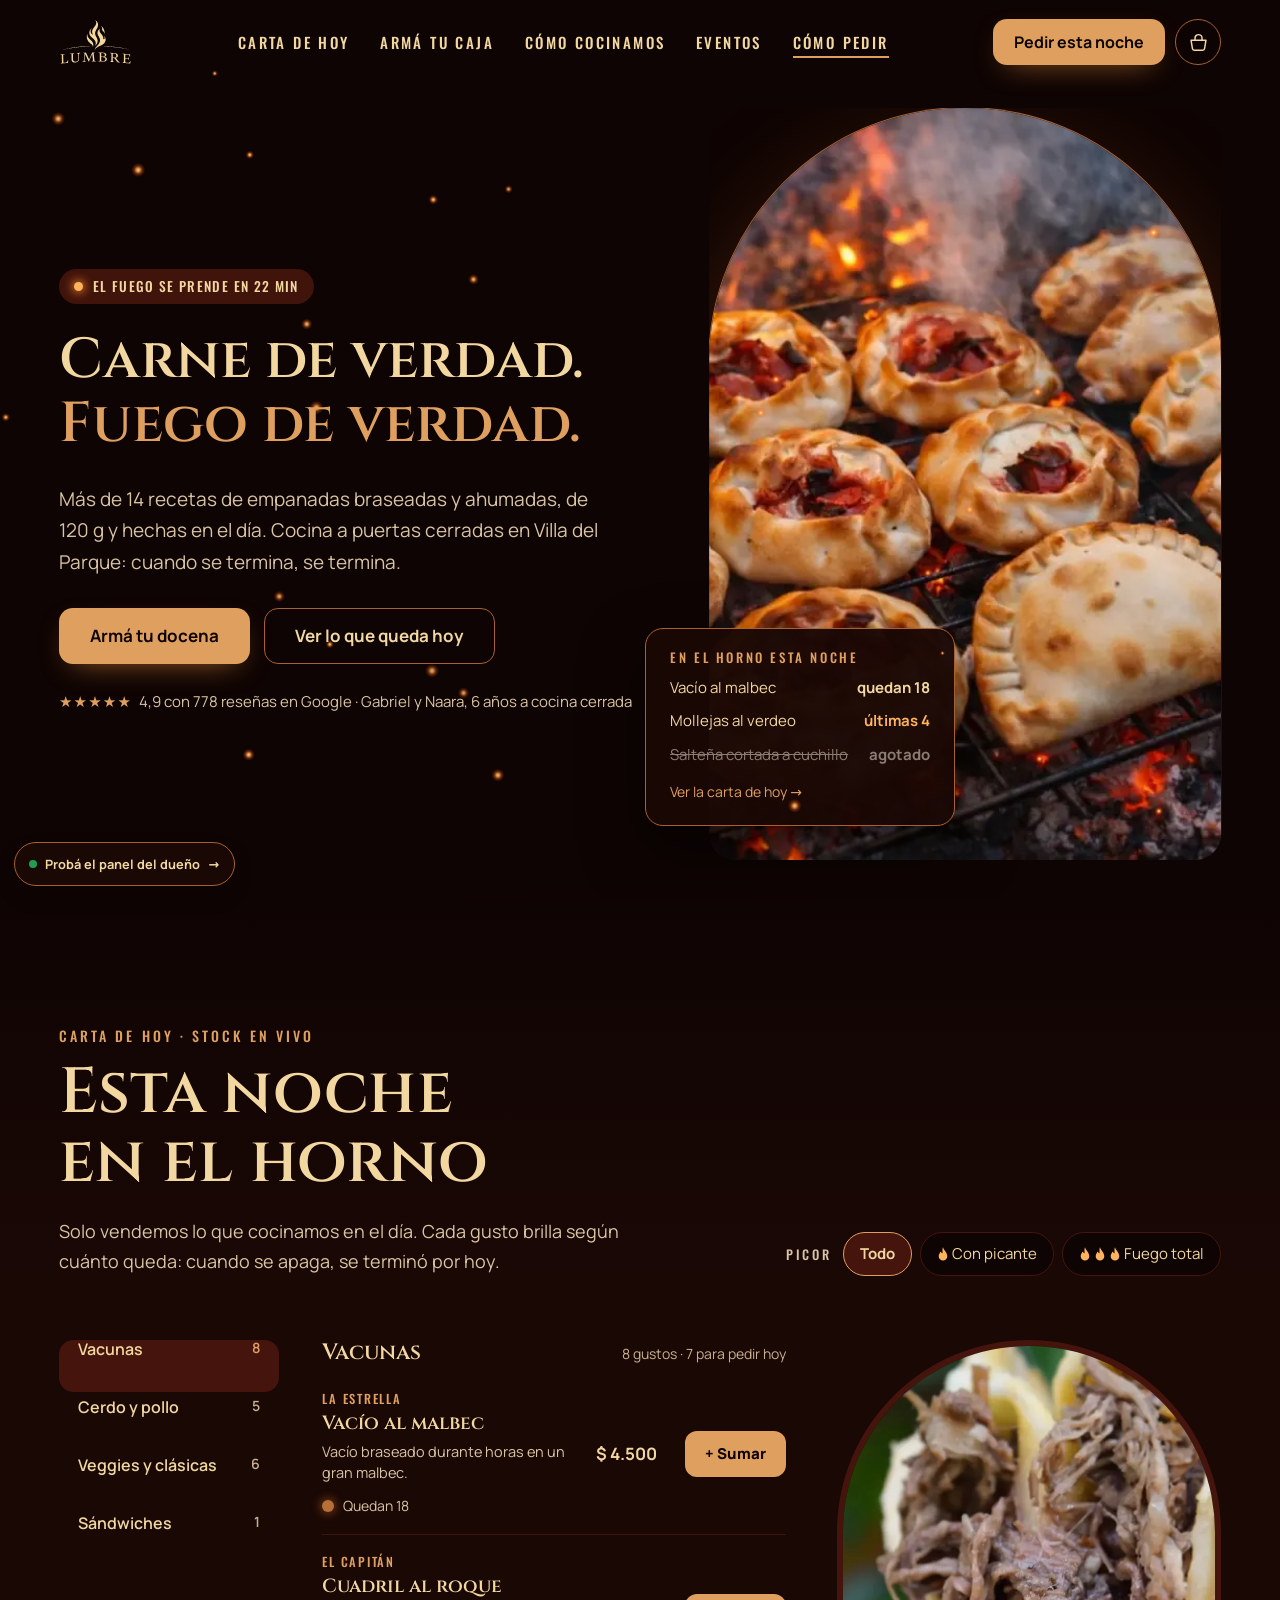
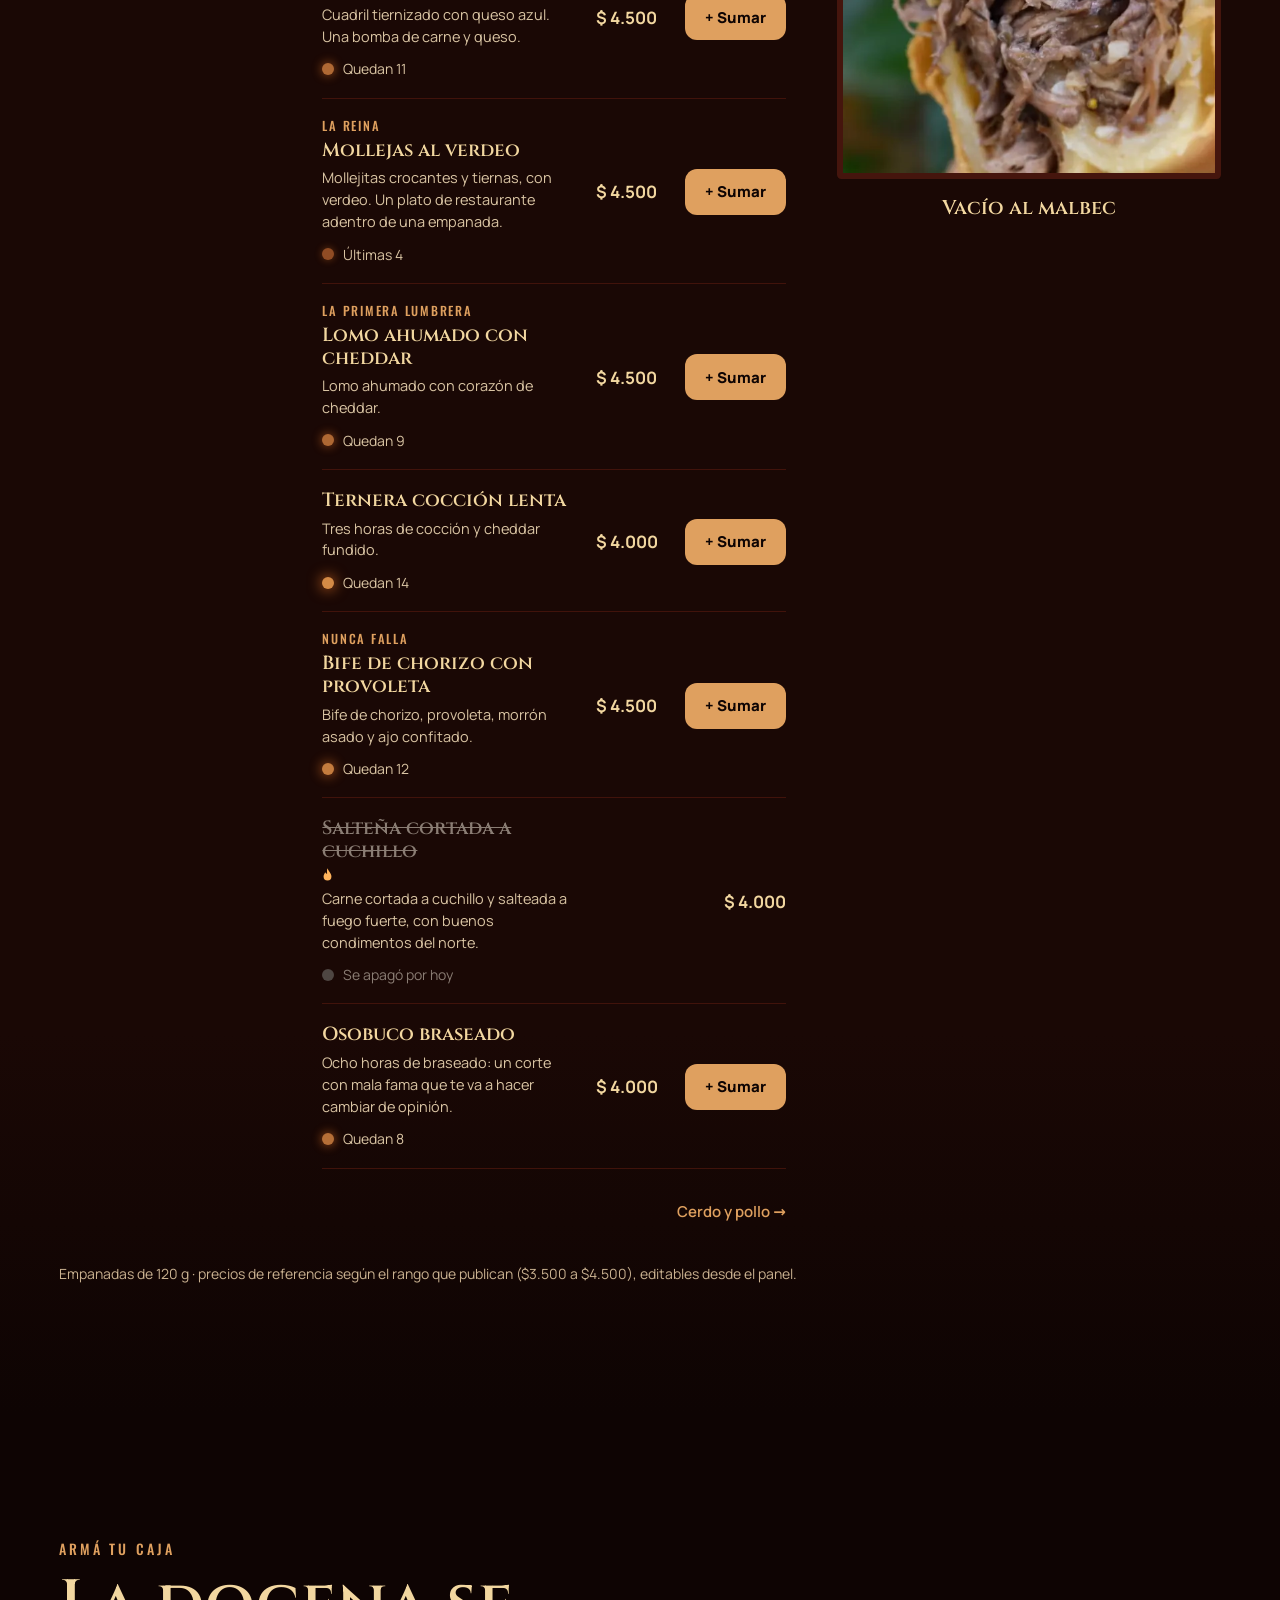
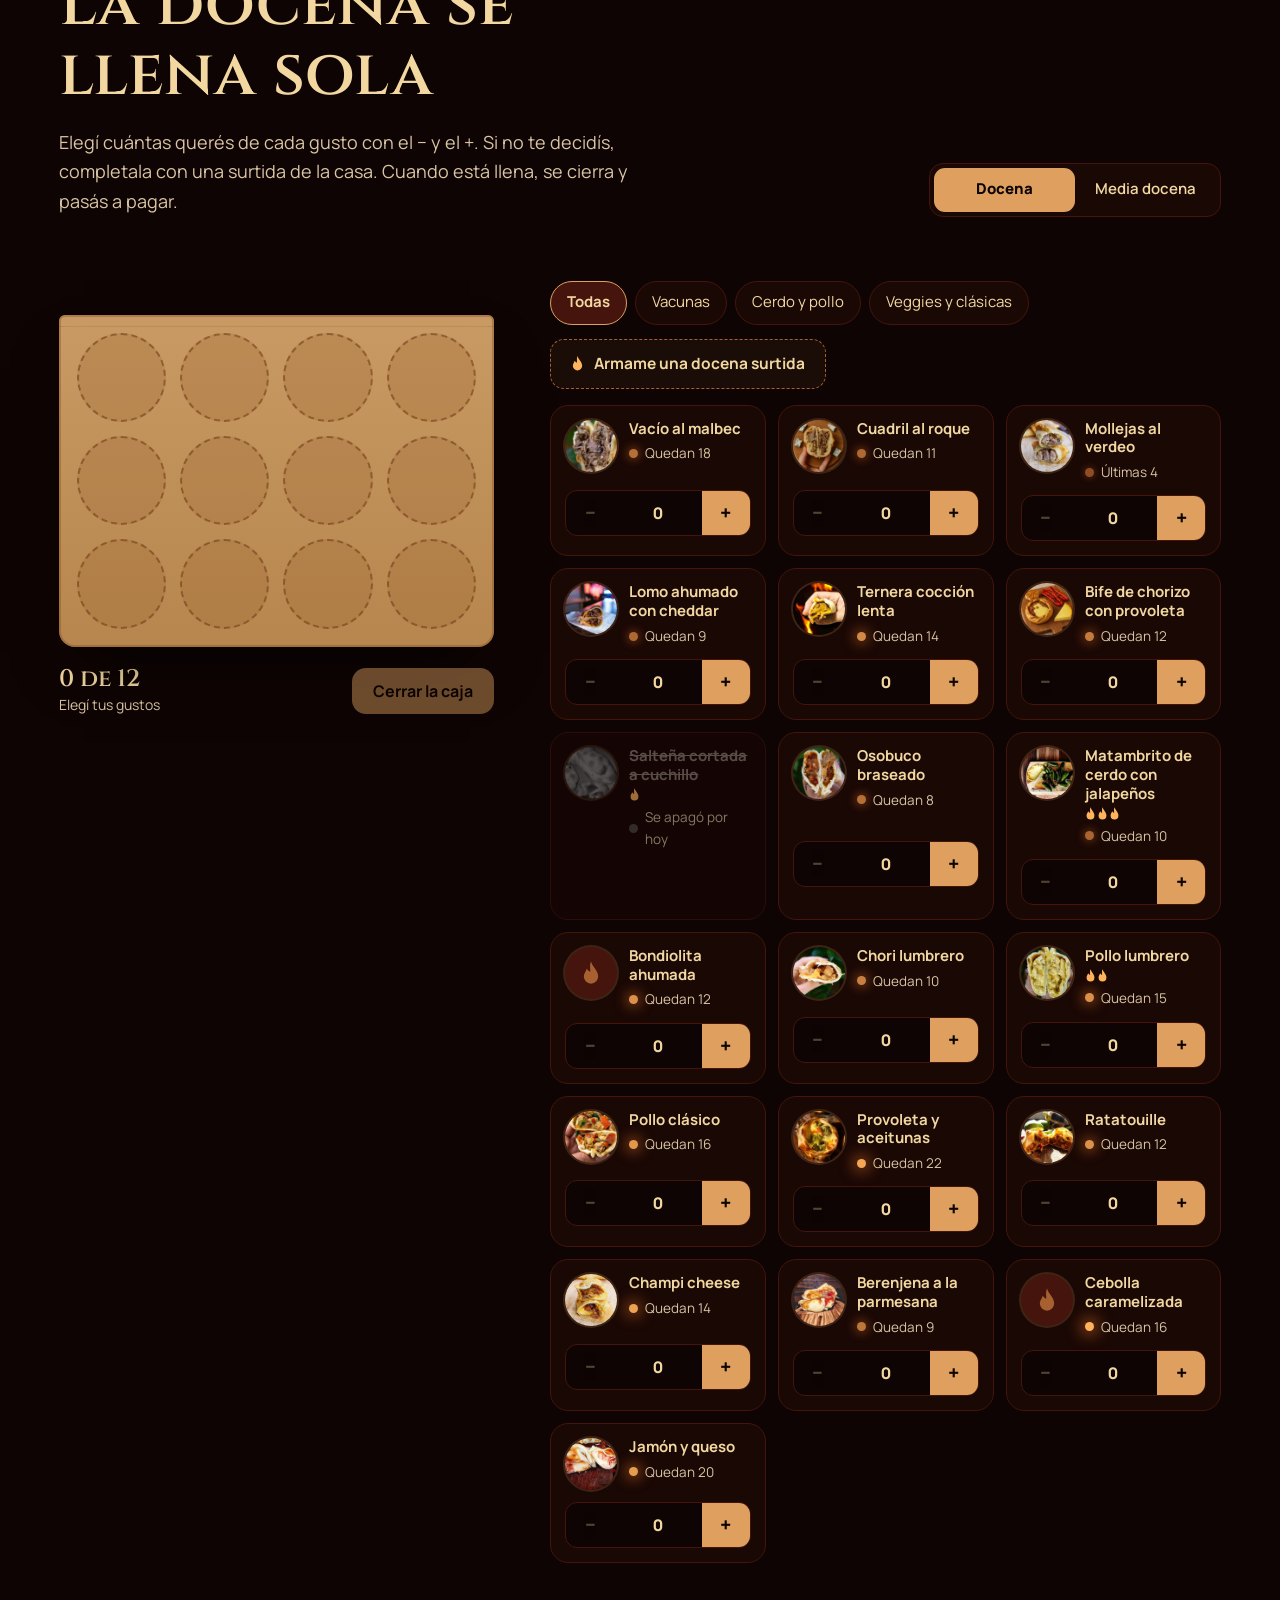
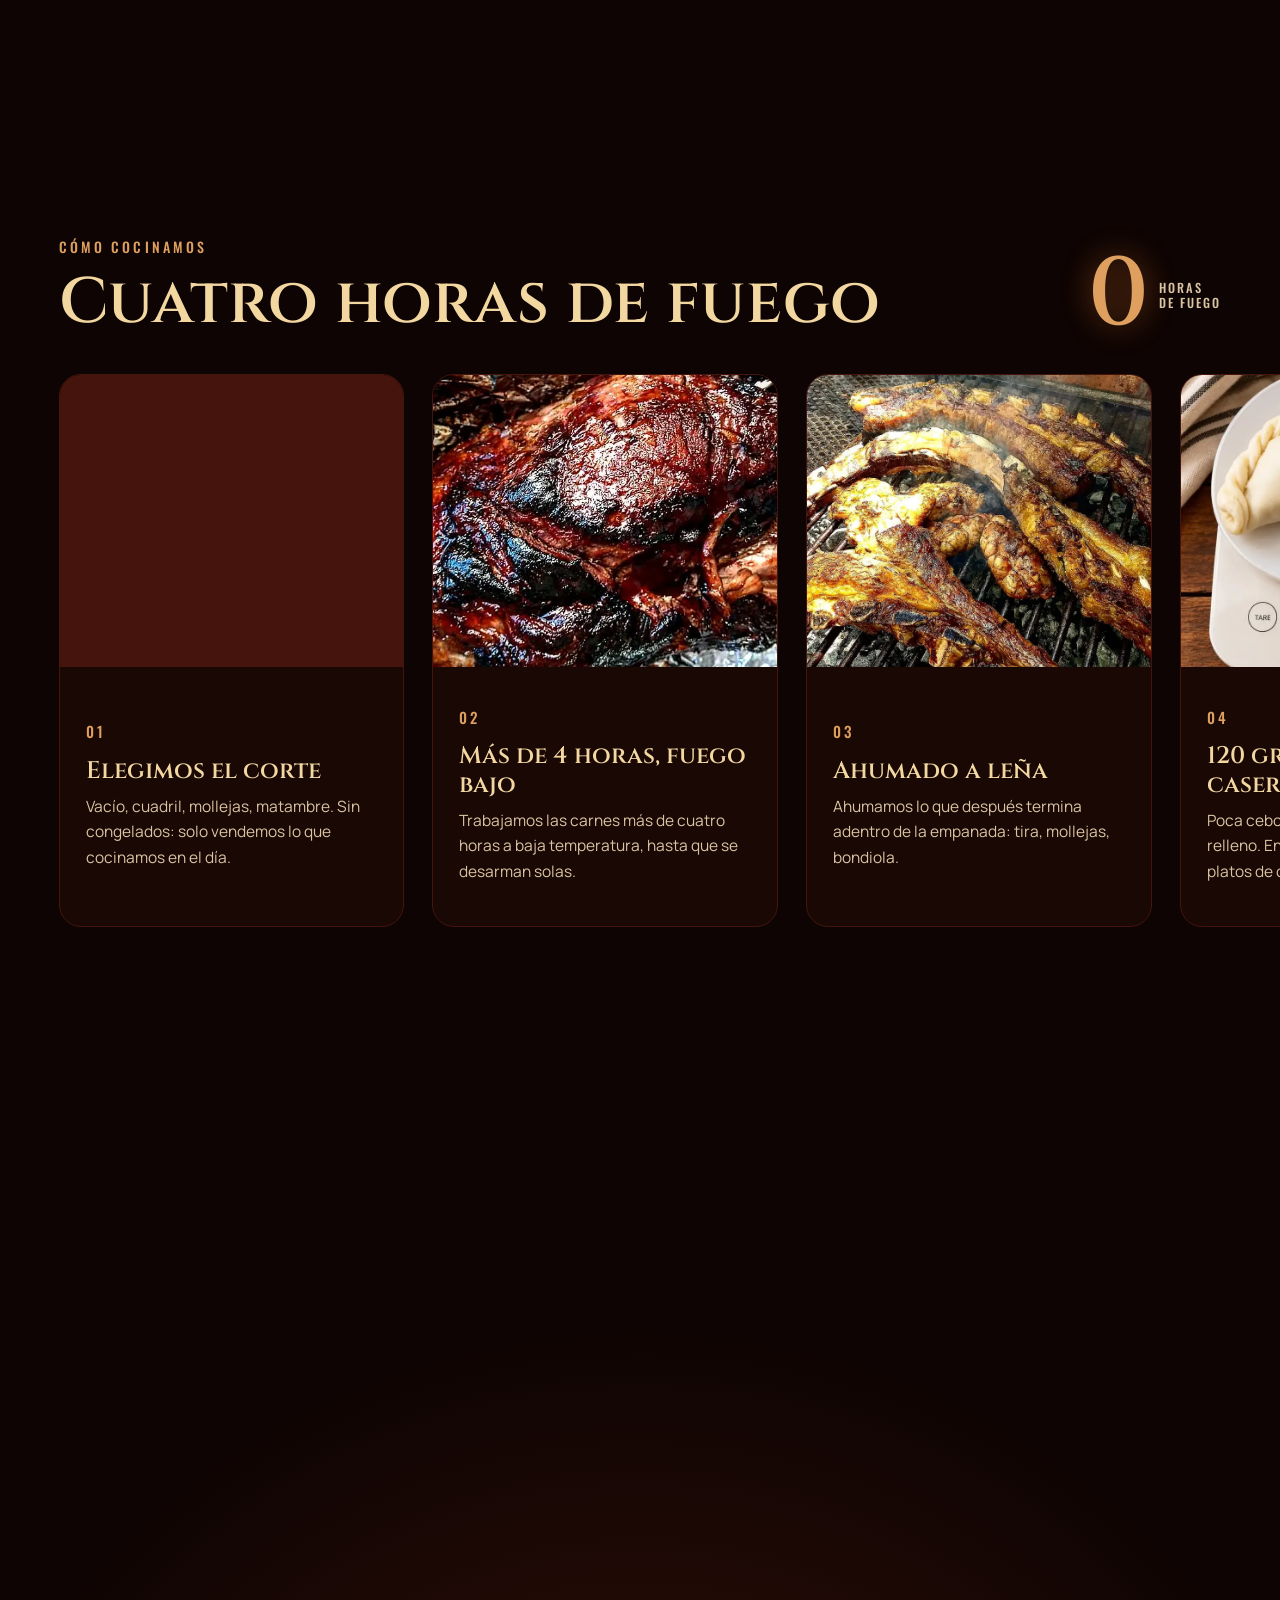
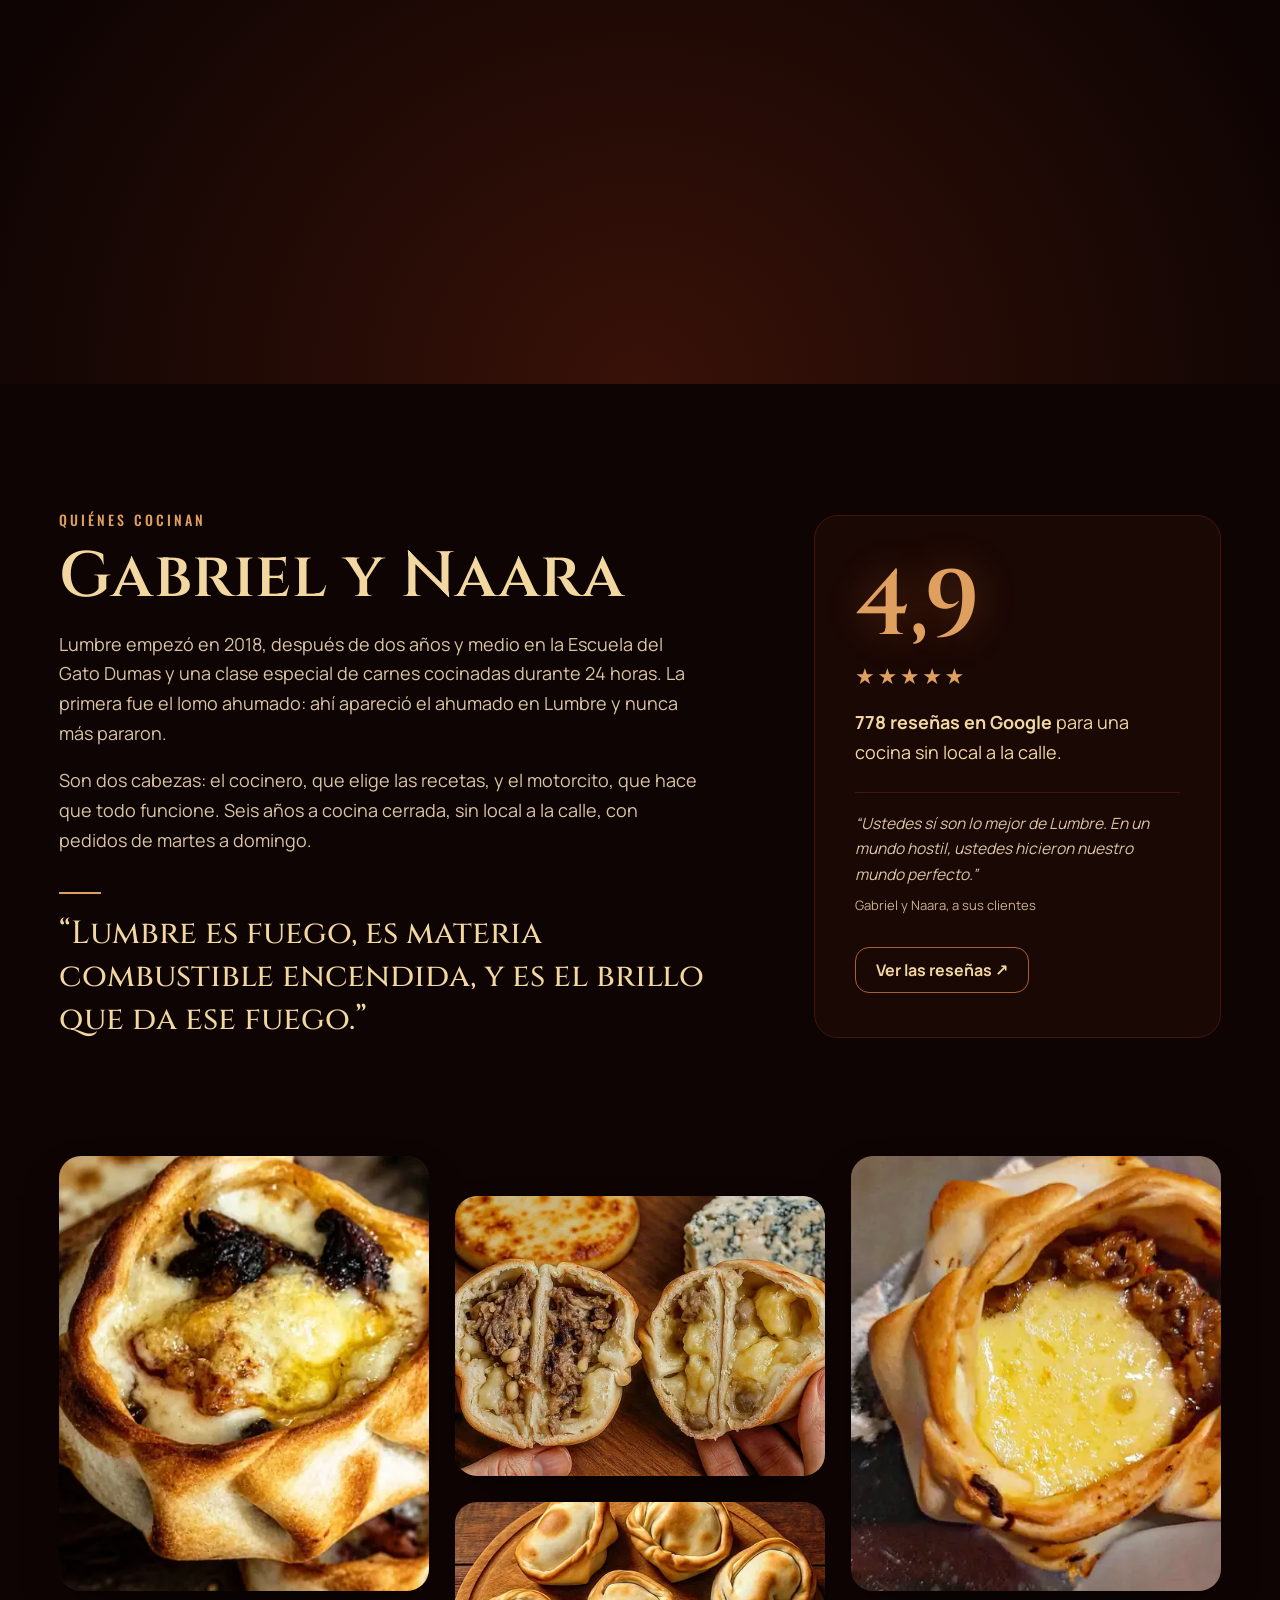
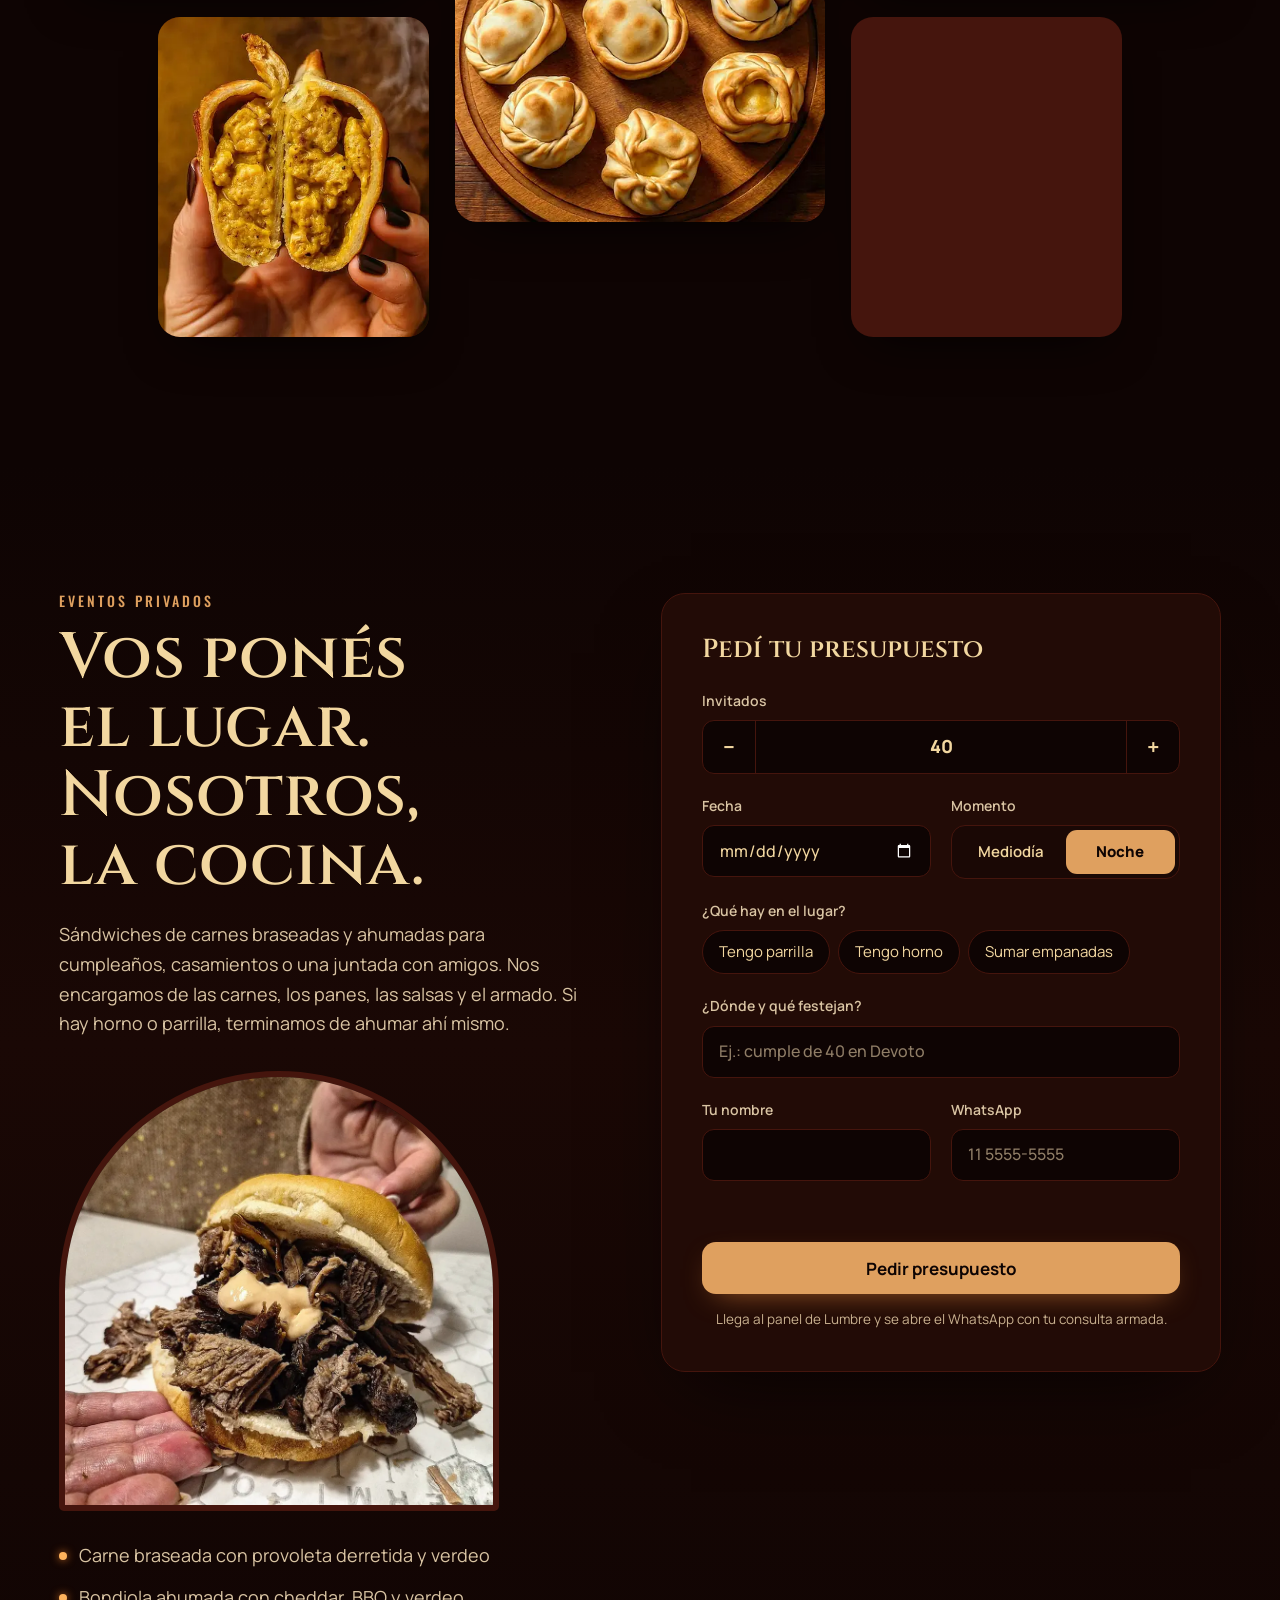
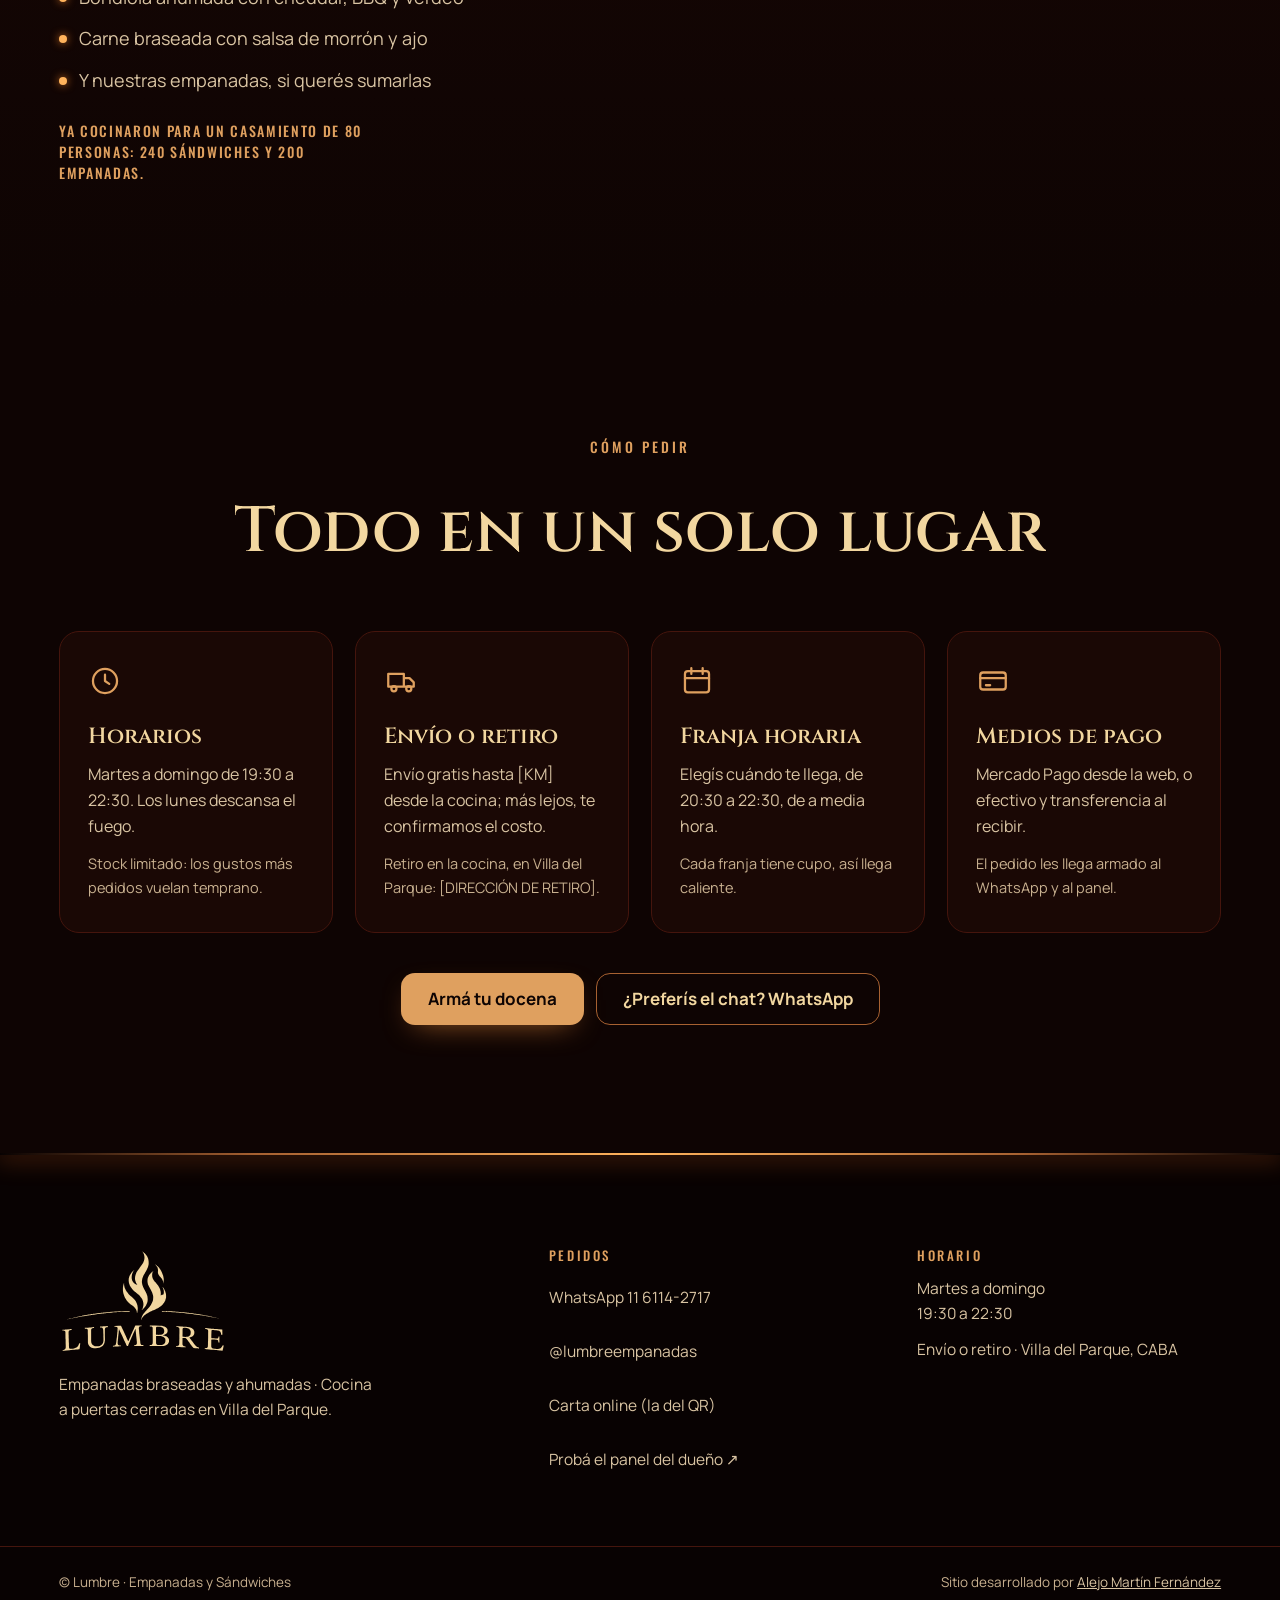
<file: index.html>
<!doctype html>
<html lang="es">
<head>
<meta charset="utf-8">
<meta name="viewport" content="width=device-width, initial-scale=1, viewport-fit=cover">
<title>Lumbre · Empanadas braseadas y ahumadas · Villa del Parque</title>
<meta name="description" content="Empanadas braseadas y ahumadas de 120 g, hechas en el día. Cocina a puertas cerradas en Villa del Parque. Mirá lo que queda hoy, armá tu docena y pedí con envío o retiro.">
<meta property="og:type" content="website">
<meta property="og:site_name" content="Lumbre · Empanadas y Sándwiches">
<meta property="og:url" content="https://lumbre-empanadas.vercel.app/">
<meta property="og:title" content="Lumbre · Empanadas braseadas y ahumadas">
<meta property="og:description" content="Mirá lo que queda hoy en el horno y armá tu docena. Envío o retiro en Villa del Parque.">
<meta property="og:image" content="https://lumbre-empanadas.vercel.app/img/og.jpg?v=1">
<meta property="og:image:width" content="1200">
<meta property="og:image:height" content="630">
<meta property="og:image:type" content="image/jpeg">
<meta property="og:image:alt" content="Lumbre: Carne de verdad. Fuego de verdad. Empanadas en Villa del Parque">
<meta name="twitter:card" content="summary_large_image">
<meta name="twitter:image" content="https://lumbre-empanadas.vercel.app/img/og.jpg?v=1">
<meta name="theme-color" content="#0E0403">
<link rel="icon" href="img/favicon.svg" type="image/svg+xml">
<script>
  // intro solo con JS y sin "reducir movimiento" (sin parpadeo: se marca antes de pintar)
  (function () { try { if (!matchMedia('(prefers-reduced-motion: reduce)').matches) document.documentElement.classList.add('con-intro'); } catch (e) {} })();
</script>
<link rel="preload" as="font" type="font/woff2" href="fonts/cinzel-latin-600-normal.woff2" crossorigin>
<link rel="preload" as="font" type="font/woff2" href="fonts/manrope-latin-400-normal.woff2" crossorigin>
<link rel="stylesheet" href="css/fonts.css?v=1">
<link rel="preload" as="image" href="img/hero-celu.webp" media="(max-width: 899px)">
<link rel="preload" as="image" imagesrcset="img/hero-desk.webp 840w, img/hero-desk-s.webp 560w" imagesizes="(min-width: 1200px) 560px, 44vw" media="(min-width: 900px)">
<link rel="stylesheet" href="kit/kit.css?v=1">
<link rel="stylesheet" href="css/style.css?v=3">
</head>
<body>

<svg width="0" height="0" style="position:absolute" aria-hidden="true" focusable="false">
  <defs>
    <linearGradient id="oro" x1="0" y1="0" x2="0" y2="1">
      <stop offset="0" stop-color="#FFE7B0"/><stop offset=".55" stop-color="#F2C27E"/><stop offset="1" stop-color="#DFA05F"/>
    </linearGradient>
    <symbol id="logo" viewBox="0 0 800 495"><path fill-rule="evenodd" d="M58.8 377.2 L55.3 377.3 L50.2 378.2 L34.2 379.3 L31.3 379.8 L28.8 379.8 L27.7 380.2 L20.5 380.5 L19.5 380.8 L16.5 381.0 L15.8 381.5 L15.7 384.3 L16.2 384.8 L22.3 384.8 L25.3 385.5 L28.7 388.0 L29.5 389.5 L30.2 391.7 L30.5 422.7 L31.2 426.3 L31.3 448.2 L31.7 451.7 L31.7 464.0 L31.0 467.5 L29.0 471.7 L26.0 474.3 L21.8 475.8 L17.7 476.2 L17.3 476.5 L17.3 479.7 L17.7 480.2 L23.3 480.0 L24.5 479.7 L35.5 478.8 L49.5 476.8 L55.3 476.5 L56.7 476.0 L64.8 475.5 L67.8 475.0 L71.3 474.8 L72.5 474.5 L75.3 474.5 L78.5 474.0 L89.0 473.5 L93.3 472.8 L95.0 472.8 L96.0 472.3 L96.5 471.3 L97.0 468.8 L97.7 467.2 L99.3 450.2 L100.3 446.2 L100.0 445.2 L98.3 444.7 L97.5 444.8 L95.8 444.5 L94.8 445.2 L93.5 449.5 L91.3 453.8 L91.0 455.0 L89.5 456.8 L89.5 457.2 L88.3 458.8 L86.7 460.7 L84.2 462.8 L78.8 466.0 L73.3 468.0 L72.5 468.0 L71.2 468.5 L65.0 469.7 L57.3 470.3 L51.2 470.2 L50.2 469.7 L48.0 467.3 L47.3 464.2 L47.2 460.3 L46.7 457.8 L46.7 444.2 L46.0 435.8 L46.0 423.7 L45.5 419.5 L45.5 408.5 L45.2 404.3 L45.0 392.7 L45.8 388.2 L47.2 385.7 L48.5 384.2 L50.7 382.8 L51.7 382.5 L56.5 381.8 L58.5 381.8 L59.3 381.5 L59.3 377.7Z M687.7 372.7 L687.7 374.5 L687.3 375.8 L687.8 376.5 L691.8 376.7 L696.2 377.8 L698.3 379.2 L700.0 380.8 L701.7 383.7 L702.0 386.2 L701.7 398.8 L701.8 419.7 L701.5 424.0 L701.5 433.0 L701.0 439.3 L701.0 447.5 L700.5 460.2 L699.5 463.2 L698.2 464.8 L696.2 466.5 L693.7 467.3 L686.5 467.5 L685.8 468.5 L685.8 471.2 L686.5 471.7 L689.5 471.7 L692.2 472.2 L695.7 472.2 L717.5 474.5 L722.2 474.7 L726.8 475.3 L731.2 475.5 L732.7 475.8 L739.3 476.3 L740.3 476.7 L748.2 477.3 L756.5 478.5 L758.2 478.5 L760.7 479.0 L769.2 479.7 L770.0 478.5 L770.7 474.5 L772.3 469.0 L774.2 459.7 L774.2 458.7 L775.2 456.0 L775.2 454.8 L774.7 454.5 L770.5 454.2 L770.0 454.5 L769.5 456.2 L768.7 457.3 L767.3 460.2 L766.2 461.3 L765.0 463.2 L763.3 464.7 L763.0 465.3 L760.5 467.5 L753.8 470.7 L748.2 471.3 L738.5 471.2 L736.3 470.7 L732.2 470.5 L724.0 468.7 L721.5 467.5 L718.7 465.0 L717.5 463.2 L716.8 461.3 L716.5 459.2 L716.7 428.8 L717.2 427.5 L718.2 426.5 L724.0 426.5 L731.7 427.0 L741.5 428.2 L745.7 429.0 L748.0 430.5 L749.3 432.3 L750.0 439.5 L751.0 440.2 L753.2 440.3 L754.7 440.2 L755.3 439.2 L755.0 437.8 L754.8 432.0 L754.8 413.7 L754.2 412.5 L751.8 412.5 L750.5 413.3 L750.2 416.3 L749.8 417.0 L749.8 418.8 L749.3 420.0 L748.0 421.2 L745.2 422.3 L736.0 422.3 L727.3 421.3 L724.3 421.3 L718.3 420.3 L717.3 419.7 L716.8 417.7 L717.0 400.3 L717.3 397.0 L717.3 390.3 L718.3 383.3 L719.3 382.3 L720.5 381.7 L727.7 381.8 L733.7 382.7 L740.5 383.0 L744.0 383.7 L747.3 383.8 L753.5 385.5 L756.3 387.2 L758.7 389.5 L760.3 392.0 L761.5 394.8 L762.5 398.3 L762.5 399.2 L763.0 400.7 L763.2 404.0 L763.5 404.7 L765.0 405.0 L766.2 404.7 L768.0 404.7 L768.8 404.0 L769.0 403.5 L768.8 391.7 L768.5 387.2 L768.7 384.5 L768.3 380.0 L767.7 379.5 L749.8 378.5 L743.8 377.7 L729.8 376.8 L728.2 376.3 L723.7 376.3 L720.8 375.8 L715.3 375.5 L712.7 375.0 L708.5 374.8 L707.5 374.5 L704.3 374.3 L703.5 374.0 L700.2 373.8 L699.3 373.5 L690.3 372.8 L689.5 372.5Z M552.3 364.2 L552.3 366.5 L552.5 367.2 L553.7 368.0 L555.5 367.8 L556.5 368.2 L559.5 368.3 L563.0 369.8 L565.3 372.2 L565.8 374.0 L566.7 375.5 L566.7 395.5 L566.3 407.0 L566.5 423.2 L566.2 425.7 L566.0 445.3 L565.0 451.3 L564.0 453.2 L562.8 454.5 L559.8 456.3 L556.2 456.7 L551.0 456.7 L550.5 457.5 L550.5 460.0 L550.8 460.7 L551.5 461.0 L556.2 460.8 L563.5 461.5 L564.7 461.8 L567.8 461.7 L578.2 462.7 L587.3 463.0 L588.7 463.3 L591.5 463.3 L594.8 463.8 L595.3 463.3 L595.5 460.3 L595.2 459.7 L588.3 458.8 L585.7 457.5 L583.7 455.3 L581.3 451.0 L581.0 446.5 L581.3 420.0 L582.2 419.3 L583.5 419.0 L593.2 419.5 L594.5 419.3 L596.8 420.3 L600.7 424.0 L603.2 427.5 L607.3 432.3 L610.0 436.7 L613.2 440.5 L613.5 441.3 L614.5 442.5 L614.7 443.2 L615.3 443.8 L619.3 450.2 L621.5 452.7 L625.5 458.3 L628.0 461.3 L631.8 465.2 L634.3 466.2 L640.8 467.5 L648.0 467.8 L649.2 468.2 L653.2 468.2 L654.5 468.5 L656.8 468.5 L657.7 468.8 L658.5 468.8 L659.0 468.3 L659.3 465.5 L658.7 464.5 L656.7 464.3 L655.3 463.7 L654.3 463.7 L651.5 462.3 L650.8 461.7 L648.5 460.5 L647.3 459.3 L646.8 459.2 L645.8 458.0 L643.3 456.2 L641.0 453.8 L636.3 448.0 L635.5 446.3 L632.8 443.2 L631.3 440.7 L627.7 436.5 L626.2 434.3 L625.5 433.8 L621.5 427.8 L615.7 420.7 L613.5 418.5 L613.5 418.0 L614.3 417.2 L621.2 415.2 L627.5 412.0 L629.5 410.5 L632.2 407.8 L634.0 405.2 L635.7 402.0 L636.8 397.2 L637.0 390.8 L636.2 386.5 L633.8 381.5 L632.7 379.8 L628.5 375.5 L625.3 373.3 L621.0 371.2 L613.0 368.7 L606.0 367.7 L605.2 367.3 L597.8 366.7 L584.7 366.3 L581.0 365.8 L574.8 365.7 L561.3 364.3 L558.7 364.5 L555.0 364.0Z M583.8 373.0 L585.7 372.0 L587.8 371.7 L593.2 371.7 L601.8 372.3 L604.2 373.2 L605.7 373.3 L611.2 376.0 L612.2 376.7 L616.2 380.8 L618.0 383.7 L619.2 386.7 L619.8 390.3 L619.8 396.5 L619.2 399.5 L619.2 400.7 L618.2 403.8 L616.8 406.3 L615.3 408.3 L613.0 410.3 L610.0 412.0 L603.7 413.8 L600.3 414.2 L595.0 414.3 L586.8 413.8 L585.2 413.3 L583.0 413.2 L581.5 412.3 L581.2 411.3 L581.5 395.7 L581.5 379.5 L581.8 376.2 L582.3 374.5Z M229.3 363.3 L228.2 363.2 L217.5 363.8 L211.5 364.7 L208.2 364.7 L204.0 365.2 L200.5 365.0 L197.2 365.5 L193.7 365.5 L193.0 366.0 L192.8 369.2 L193.5 370.0 L200.3 370.3 L203.5 371.7 L205.5 373.5 L206.2 374.5 L207.3 377.8 L208.3 383.8 L208.5 395.7 L209.0 404.3 L208.8 416.2 L209.2 417.5 L209.2 433.2 L208.3 437.7 L207.2 441.7 L204.0 447.3 L201.8 450.3 L200.5 451.7 L197.3 454.2 L191.5 456.8 L185.8 458.3 L179.8 459.0 L174.5 459.0 L168.3 458.0 L164.7 456.5 L162.7 455.3 L158.7 452.2 L156.5 449.8 L156.0 448.8 L154.8 447.5 L152.7 443.2 L151.8 439.5 L151.2 433.0 L151.2 381.0 L152.5 377.0 L154.7 374.5 L157.7 373.2 L159.2 373.0 L159.8 372.7 L164.3 372.2 L165.2 370.8 L165.0 368.3 L162.3 368.2 L160.5 368.7 L156.3 368.8 L155.3 369.2 L151.5 369.5 L144.3 369.7 L143.2 370.0 L136.0 370.7 L132.3 370.7 L131.3 371.0 L128.3 371.0 L127.0 371.3 L121.7 371.7 L121.3 372.5 L121.7 375.2 L122.3 375.5 L129.2 375.5 L131.3 376.2 L132.3 376.7 L134.7 379.3 L135.2 380.5 L135.5 382.8 L135.5 395.7 L136.0 408.5 L136.0 440.3 L137.3 447.5 L138.0 448.7 L138.8 451.2 L142.7 457.2 L144.8 459.7 L147.3 462.0 L148.3 462.3 L149.3 463.2 L153.5 465.3 L158.7 467.0 L164.5 467.5 L168.2 468.2 L175.3 468.0 L178.3 467.3 L180.0 467.3 L184.3 466.7 L186.3 466.0 L188.0 465.8 L190.3 465.2 L191.7 464.3 L195.0 463.3 L199.3 461.2 L200.5 460.2 L201.3 459.8 L205.0 457.0 L207.3 454.7 L209.5 451.8 L211.2 449.0 L213.7 443.2 L214.2 441.0 L214.8 439.5 L215.0 436.5 L216.0 432.3 L216.2 423.8 L215.8 410.0 L215.8 380.5 L216.3 375.8 L217.3 373.5 L218.5 371.8 L220.5 370.2 L223.3 369.0 L228.2 368.7 L229.2 368.3 L229.7 367.7 L229.7 363.8Z M427.8 360.8 L427.3 361.3 L427.3 364.2 L428.0 364.8 L432.8 365.0 L436.2 365.7 L437.3 366.2 L439.3 368.3 L440.8 371.8 L441.2 431.5 L441.0 443.7 L440.2 447.0 L439.5 448.3 L437.8 450.5 L435.3 452.2 L431.7 452.8 L427.0 452.8 L426.5 453.5 L426.7 456.3 L427.5 456.8 L432.5 456.8 L434.3 457.2 L450.8 457.3 L464.2 457.8 L487.7 457.8 L491.2 457.5 L497.3 456.2 L500.8 454.8 L502.7 453.8 L503.2 453.8 L509.2 450.2 L512.2 447.5 L514.3 444.5 L514.7 443.5 L515.3 442.7 L517.7 436.8 L517.7 427.8 L517.2 425.8 L515.5 421.7 L515.0 421.2 L514.3 419.7 L512.7 418.0 L512.7 417.7 L509.3 414.3 L508.0 413.7 L507.3 413.0 L504.0 411.5 L503.2 410.8 L497.2 408.8 L490.7 407.5 L489.7 406.7 L489.7 406.3 L490.7 405.5 L493.3 405.0 L498.0 403.3 L498.8 402.7 L500.7 402.0 L501.5 401.2 L502.2 401.0 L504.2 399.7 L507.3 396.7 L509.5 393.3 L509.7 392.3 L510.3 391.0 L511.0 388.0 L511.2 384.7 L510.7 382.7 L510.7 380.7 L509.0 376.3 L507.8 374.2 L506.3 372.2 L500.8 367.7 L499.8 367.5 L496.3 365.7 L493.3 364.8 L492.2 364.2 L490.3 364.0 L489.2 363.5 L483.0 362.2 L475.5 361.5 L451.5 361.0 L434.3 361.0 L429.8 360.7Z M456.7 410.8 L457.5 410.0 L475.5 410.2 L476.3 410.5 L479.8 410.7 L489.0 413.5 L492.3 415.3 L493.5 416.5 L494.8 417.2 L498.3 420.7 L499.5 422.5 L500.2 424.3 L500.8 428.0 L500.8 433.0 L500.3 437.2 L498.8 441.5 L496.5 445.0 L494.0 447.3 L492.0 448.5 L490.7 449.7 L487.5 451.2 L483.2 452.3 L475.8 453.0 L468.3 452.8 L463.7 452.0 L461.7 451.3 L460.0 450.3 L458.7 449.0 L457.0 445.0 L456.7 442.8Z M457.3 368.8 L458.2 368.3 L458.8 367.3 L460.8 366.5 L464.0 366.2 L473.2 366.3 L474.5 366.8 L476.5 366.8 L479.5 367.3 L482.3 368.5 L483.5 368.7 L486.5 370.3 L489.2 372.3 L491.7 375.0 L492.7 376.8 L494.2 380.8 L494.3 382.3 L495.0 384.0 L495.0 391.7 L492.7 397.2 L490.2 399.8 L488.7 400.7 L487.8 401.5 L484.0 403.2 L480.5 403.8 L479.8 404.2 L476.2 404.5 L475.3 404.8 L472.7 404.7 L468.7 405.0 L467.7 404.7 L459.5 404.7 L458.7 404.3 L457.3 404.3 L456.3 403.0 L456.7 370.7Z M388.8 360.7 L388.5 360.3 L386.3 360.2 L379.3 360.5 L360.5 360.3 L359.5 360.7 L358.7 361.3 L357.8 363.7 L356.3 366.7 L356.0 368.0 L354.7 370.5 L354.3 371.8 L352.7 375.0 L352.0 377.0 L346.7 387.7 L346.3 389.0 L345.7 390.0 L345.3 391.3 L343.7 394.7 L343.7 395.2 L342.7 396.8 L341.8 399.3 L341.0 400.7 L341.0 401.3 L337.7 408.3 L336.0 413.2 L335.0 414.8 L334.7 416.0 L333.5 417.7 L333.5 418.3 L330.5 424.7 L329.5 427.8 L327.7 431.5 L327.2 433.3 L326.3 434.0 L325.7 434.0 L325.0 433.5 L323.3 429.8 L322.7 429.0 L321.5 425.7 L320.7 424.7 L320.0 422.7 L317.8 418.3 L317.8 417.5 L317.2 416.0 L315.5 413.2 L315.2 411.8 L313.7 409.3 L311.2 403.5 L310.5 402.7 L310.0 400.7 L306.7 394.0 L305.2 390.0 L302.5 384.8 L301.3 381.3 L293.3 365.7 L293.2 364.5 L292.5 363.5 L292.2 362.0 L291.5 361.5 L284.2 361.7 L280.0 362.2 L261.3 362.7 L261.0 363.2 L261.0 365.8 L261.5 366.3 L267.7 366.7 L271.2 367.3 L274.0 369.2 L275.3 370.8 L275.8 372.7 L275.7 377.8 L275.3 379.2 L275.2 388.0 L274.0 395.8 L274.0 398.3 L272.7 411.0 L272.5 415.5 L271.8 418.3 L270.7 426.3 L270.8 427.2 L270.3 428.8 L270.2 432.7 L269.0 441.7 L267.8 446.5 L267.8 447.3 L266.5 451.2 L265.2 452.8 L264.0 453.8 L261.5 455.0 L260.8 455.0 L259.3 455.7 L254.7 455.8 L254.0 456.2 L253.7 456.7 L253.7 459.8 L254.5 460.3 L258.0 460.0 L263.7 460.0 L271.7 459.7 L274.2 459.3 L278.7 459.3 L282.5 458.8 L290.2 458.8 L291.2 458.3 L291.0 457.0 L291.3 455.8 L291.0 454.8 L290.2 454.5 L283.8 454.5 L282.5 454.2 L280.8 453.3 L278.2 451.3 L276.3 448.2 L276.0 443.8 L276.3 435.0 L276.8 433.0 L276.8 430.8 L277.2 429.5 L277.5 424.5 L277.8 423.7 L278.5 412.5 L278.8 411.3 L279.0 408.5 L279.3 407.7 L279.5 404.5 L279.8 403.2 L279.8 400.5 L280.3 399.3 L280.7 394.3 L281.0 393.0 L281.0 390.2 L281.7 385.0 L281.7 380.8 L281.8 379.5 L282.3 378.7 L283.0 379.2 L283.2 380.0 L285.2 383.7 L285.5 385.0 L287.3 389.0 L296.5 407.3 L296.7 408.3 L297.5 409.7 L297.7 410.5 L298.5 411.7 L298.5 412.3 L300.8 417.5 L301.7 420.0 L302.7 422.2 L303.7 423.5 L303.7 424.2 L306.5 429.7 L307.3 432.0 L308.3 433.5 L308.8 435.0 L309.8 436.3 L310.8 439.2 L313.8 444.8 L316.2 451.0 L318.5 455.5 L319.0 457.2 L320.2 457.8 L324.0 457.8 L324.8 457.0 L326.3 452.0 L328.0 447.8 L332.2 439.0 L332.5 437.8 L333.2 436.8 L335.0 431.8 L336.8 428.3 L337.8 425.5 L339.5 422.2 L339.8 420.8 L340.7 419.3 L341.0 417.8 L342.3 415.2 L342.3 414.7 L344.3 411.0 L345.5 407.7 L348.7 401.3 L351.0 395.2 L352.2 393.3 L352.5 392.0 L353.2 391.2 L353.5 390.0 L356.3 384.5 L356.5 383.5 L358.5 379.8 L359.0 377.7 L359.7 377.2 L360.0 377.3 L360.5 378.3 L360.7 379.8 L360.5 382.2 L360.8 383.2 L361.2 390.2 L361.7 392.3 L362.3 399.5 L362.7 400.3 L363.2 408.8 L364.3 417.8 L364.3 420.0 L365.2 424.0 L365.5 431.3 L366.0 433.8 L366.5 439.5 L366.3 446.2 L365.0 449.3 L364.0 450.5 L362.7 451.5 L360.7 452.5 L355.7 453.5 L353.8 453.5 L353.2 454.5 L353.3 456.2 L354.0 457.0 L354.7 457.2 L387.2 456.7 L396.0 457.0 L396.8 456.8 L397.3 456.3 L397.3 453.3 L396.8 452.8 L392.2 452.8 L388.2 452.2 L386.5 451.0 L384.5 448.2 L383.2 445.0 L382.5 440.8 L382.3 436.3 L381.8 433.7 L381.7 430.7 L381.0 427.3 L380.8 423.3 L380.3 421.0 L379.8 414.5 L378.7 406.2 L378.7 404.3 L378.3 403.5 L378.3 400.5 L377.8 399.0 L376.7 382.5 L375.7 376.5 L375.8 371.2 L376.8 368.7 L378.3 366.3 L381.0 364.5 L383.3 364.3 L384.2 364.0 L387.7 363.8 L388.5 363.5 L389.0 362.8Z M484.0 293.5 L484.0 295.0 L484.8 295.5 L487.5 295.3 L496.0 295.7 L499.0 296.2 L503.5 296.2 L506.5 296.5 L509.7 296.3 L517.7 296.7 L519.0 297.0 L521.8 297.0 L524.2 297.3 L536.2 297.7 L539.2 298.2 L547.2 298.5 L553.8 299.2 L557.3 299.2 L560.3 299.7 L568.3 300.2 L569.7 300.7 L573.7 300.7 L583.2 301.5 L587.8 302.3 L593.5 302.7 L600.7 303.7 L615.0 305.0 L616.7 305.5 L622.5 306.0 L628.0 307.0 L631.5 307.2 L632.7 307.7 L635.3 307.8 L636.2 308.2 L638.7 308.2 L639.8 308.5 L649.3 309.7 L651.0 310.2 L653.2 310.3 L654.7 310.8 L658.7 311.5 L660.5 311.5 L663.8 312.2 L668.8 312.7 L683.8 315.2 L686.3 315.2 L690.5 316.3 L695.3 316.7 L696.3 317.2 L699.2 317.5 L700.7 318.0 L703.7 318.5 L705.3 318.5 L710.2 319.7 L714.8 320.2 L719.5 321.3 L723.0 321.7 L726.3 322.7 L735.3 324.3 L737.5 325.0 L739.5 325.2 L741.0 325.8 L745.5 326.7 L746.7 327.3 L747.2 327.2 L749.0 327.8 L752.0 328.2 L754.3 329.2 L755.3 329.2 L758.5 330.0 L759.8 330.0 L760.5 330.5 L761.5 330.5 L755.0 328.3 L752.0 328.0 L748.8 326.7 L745.5 326.2 L742.3 325.0 L739.2 324.2 L737.5 324.0 L735.3 323.2 L733.8 323.0 L728.0 321.3 L726.3 321.2 L723.3 320.2 L719.0 319.5 L715.2 318.3 L714.0 318.3 L711.5 317.7 L709.5 317.5 L705.8 316.3 L704.8 316.3 L699.7 315.0 L696.5 314.7 L695.2 314.2 L692.8 314.0 L688.7 313.0 L687.5 313.0 L686.5 312.5 L685.3 312.5 L677.3 310.7 L674.5 310.5 L671.5 309.7 L666.7 309.2 L663.7 308.3 L660.8 308.0 L659.5 307.5 L656.5 307.3 L653.3 306.7 L648.3 306.3 L644.5 305.5 L642.3 305.5 L636.7 304.8 L635.3 304.3 L632.7 304.2 L628.0 303.2 L624.2 303.0 L615.0 301.3 L611.7 301.2 L610.5 300.8 L608.0 300.7 L607.3 300.3 L602.7 300.2 L599.3 299.5 L595.0 299.3 L586.2 298.2 L583.2 298.2 L580.3 297.7 L576.5 297.7 L575.3 297.3 L572.8 297.3 L571.8 297.0 L568.2 296.7 L556.7 296.2 L553.5 295.7 L550.3 295.7 L545.5 295.0 L534.7 294.3 L533.2 294.0 L529.7 294.0 L527.8 293.7 L512.3 293.3 L511.2 293.0 L510.5 293.2 L508.2 292.8 L499.7 293.0 L485.8 292.5 L484.5 292.7Z M333.0 293.3 L332.3 292.5 L331.5 292.2 L320.3 292.2 L315.3 292.5 L309.3 292.3 L293.8 293.0 L288.3 293.5 L284.5 293.5 L276.0 294.2 L271.5 294.2 L267.3 294.7 L265.0 294.5 L255.5 295.5 L252.3 295.5 L251.3 295.8 L248.5 296.0 L247.0 296.5 L246.2 296.3 L239.3 297.0 L235.3 297.0 L227.3 298.0 L215.0 298.8 L213.5 299.2 L208.8 299.5 L206.8 300.0 L198.7 300.7 L197.8 301.0 L195.2 301.2 L191.8 301.8 L188.2 302.0 L184.5 302.7 L183.0 302.7 L180.0 303.3 L174.7 303.8 L168.0 305.0 L160.8 305.7 L159.3 306.2 L156.7 306.3 L153.7 307.0 L152.2 307.0 L149.3 307.8 L147.8 307.8 L147.0 308.2 L144.7 308.3 L139.7 309.3 L134.7 309.8 L128.8 311.0 L127.5 311.5 L123.2 312.2 L121.7 312.2 L119.5 312.8 L114.7 313.3 L112.5 314.0 L111.3 314.0 L109.3 314.7 L108.5 314.7 L107.2 315.3 L102.8 316.2 L100.3 317.0 L98.5 317.2 L96.5 317.8 L94.5 318.0 L89.3 319.3 L88.2 319.3 L87.3 319.8 L84.5 320.2 L83.3 320.7 L79.0 321.7 L76.3 322.0 L72.8 323.0 L64.5 324.7 L61.3 325.8 L59.2 326.2 L52.3 328.2 L46.7 329.3 L43.2 330.7 L40.7 331.0 L38.0 332.0 L40.0 332.2 L43.3 331.0 L44.3 331.0 L45.7 330.5 L49.2 330.0 L52.5 328.8 L53.5 328.8 L54.7 328.3 L57.3 328.0 L60.5 327.0 L65.3 326.3 L70.3 325.0 L75.5 324.2 L79.3 323.2 L81.0 323.0 L82.3 322.5 L89.3 321.5 L92.7 320.7 L95.3 320.5 L96.3 320.0 L97.5 320.0 L103.2 318.7 L107.5 318.2 L108.3 317.8 L111.5 317.5 L115.5 316.7 L123.2 315.8 L124.3 315.3 L128.3 314.7 L131.8 314.5 L134.8 313.8 L137.3 313.7 L144.2 312.2 L148.2 311.8 L150.8 311.2 L152.7 311.2 L157.5 310.3 L159.3 310.3 L160.2 310.0 L163.5 309.7 L170.7 308.3 L175.7 307.8 L177.8 307.3 L179.3 307.3 L180.2 307.0 L183.3 306.8 L186.5 306.2 L193.3 305.5 L195.7 305.0 L205.2 304.3 L207.3 303.8 L211.8 303.5 L214.2 303.0 L220.0 302.5 L224.2 301.8 L227.3 301.7 L233.5 300.7 L244.8 300.0 L256.8 298.7 L269.5 298.0 L274.8 297.3 L279.7 297.2 L282.7 296.7 L293.8 296.2 L296.3 296.3 L298.7 296.0 L303.3 296.0 L307.5 295.7 L323.7 295.3 L331.3 295.5 L332.2 295.2 L332.8 294.5Z M306.0 161.0 L305.2 161.8 L304.2 164.5 L304.2 165.3 L302.5 170.8 L301.8 175.7 L301.5 176.3 L300.8 182.2 L300.8 194.3 L301.2 199.7 L302.8 208.8 L305.0 216.0 L306.8 220.3 L307.3 222.3 L308.2 223.8 L308.5 225.2 L310.5 229.3 L315.2 236.5 L317.5 241.2 L320.0 244.3 L320.5 245.3 L323.7 248.8 L331.7 256.7 L333.0 257.5 L335.7 260.0 L338.0 261.5 L341.5 264.5 L343.0 265.0 L348.7 269.3 L356.7 277.0 L359.5 280.5 L359.7 281.2 L361.2 282.7 L363.2 286.3 L363.3 287.3 L365.2 291.3 L365.2 292.5 L366.0 295.0 L366.2 297.3 L366.5 298.3 L366.5 302.0 L366.8 303.0 L367.2 303.2 L368.0 302.0 L368.3 299.7 L369.2 297.2 L369.3 294.2 L370.3 287.0 L370.7 279.0 L370.3 274.2 L369.7 271.5 L369.5 268.5 L369.0 266.8 L368.7 264.2 L368.2 262.3 L367.5 261.3 L366.2 256.8 L361.3 246.8 L356.0 239.5 L350.3 233.5 L344.3 228.0 L343.5 227.5 L340.5 224.5 L336.7 221.5 L333.0 217.7 L329.2 214.2 L327.3 211.7 L323.8 208.0 L321.5 204.3 L320.3 203.2 L317.3 198.8 L316.2 196.3 L314.5 194.0 L312.5 190.3 L309.0 182.3 L308.8 181.0 L307.7 177.3 L306.7 172.2 L306.2 167.2 L306.2 163.3 L306.5 162.0Z M444.5 104.2 L444.0 104.2 L441.3 106.0 L439.7 106.7 L436.7 109.5 L434.8 110.8 L427.5 118.5 L424.5 122.7 L422.7 125.7 L422.3 126.8 L420.3 130.3 L419.5 133.0 L418.7 134.3 L418.2 137.2 L417.0 140.5 L416.8 143.2 L416.5 144.2 L416.3 153.0 L416.8 155.8 L417.0 159.0 L418.8 167.0 L424.7 179.3 L426.7 182.7 L427.7 185.0 L428.7 186.2 L431.2 191.0 L431.8 191.8 L432.5 193.5 L433.5 195.0 L433.8 196.3 L434.8 197.8 L435.7 200.0 L436.2 200.5 L437.0 203.2 L438.2 205.0 L439.5 208.5 L440.0 211.3 L440.7 212.7 L441.7 217.3 L442.8 220.7 L442.8 221.8 L443.2 222.8 L443.3 230.3 L443.0 231.0 L443.0 236.8 L442.0 240.3 L441.8 243.5 L440.7 245.8 L439.7 249.2 L436.5 255.5 L435.7 256.5 L433.5 261.5 L430.7 266.5 L429.7 267.7 L427.3 271.5 L425.5 274.0 L417.0 282.5 L416.8 283.2 L415.7 284.2 L414.7 285.8 L411.5 289.3 L411.2 290.0 L408.3 292.7 L406.5 295.0 L403.5 297.7 L401.7 300.3 L400.5 301.2 L399.3 303.2 L396.0 307.7 L394.5 310.5 L393.7 311.5 L391.7 315.3 L391.3 316.7 L390.3 318.5 L388.7 322.7 L388.3 325.3 L387.2 329.5 L386.8 333.0 L387.5 334.3 L387.8 334.0 L388.2 332.0 L389.5 328.3 L390.5 327.0 L391.7 324.5 L394.5 320.5 L402.0 312.5 L407.5 308.3 L410.2 306.8 L414.0 304.0 L415.3 303.5 L419.5 300.8 L421.2 300.2 L422.8 298.8 L424.7 298.0 L425.5 297.3 L427.0 296.8 L427.8 296.2 L436.8 291.7 L438.2 291.3 L439.7 290.3 L441.3 290.0 L443.2 289.0 L445.3 288.5 L447.8 287.2 L451.0 286.0 L452.5 285.0 L455.3 284.2 L458.8 281.8 L461.8 280.3 L463.2 280.0 L464.2 279.2 L467.5 277.7 L468.8 276.5 L470.0 276.0 L471.7 274.7 L473.2 274.0 L475.7 272.3 L476.7 271.3 L478.7 270.2 L480.7 268.5 L489.0 260.2 L489.8 258.7 L491.2 257.3 L491.7 256.2 L493.5 254.3 L500.2 242.3 L501.5 237.0 L502.5 235.0 L504.0 228.0 L503.8 216.5 L502.7 209.0 L502.2 207.7 L502.2 206.5 L501.2 204.7 L499.8 199.7 L496.7 193.3 L496.5 192.5 L495.3 190.2 L495.3 189.7 L494.7 188.8 L493.8 186.8 L488.8 180.2 L488.0 179.3 L486.8 178.8 L487.5 180.7 L489.2 183.7 L489.5 185.0 L490.3 186.3 L493.0 196.0 L493.3 200.0 L493.3 205.7 L493.2 207.0 L492.5 208.7 L492.7 211.3 L492.0 213.5 L491.0 214.5 L490.3 214.5 L489.0 215.5 L484.3 215.7 L483.8 216.2 L483.0 216.3 L482.3 217.3 L480.8 217.8 L479.5 218.8 L478.7 218.0 L479.2 208.5 L478.3 200.3 L478.0 199.5 L477.8 197.7 L476.8 195.2 L476.7 193.7 L475.8 191.5 L475.7 190.2 L474.0 185.7 L472.3 182.3 L471.7 181.5 L471.0 179.8 L466.3 172.3 L465.3 171.2 L465.3 170.8 L464.2 169.8 L463.3 168.3 L462.2 167.3 L460.2 164.7 L459.0 163.7 L457.3 160.8 L455.5 159.2 L455.2 158.5 L449.8 153.0 L447.0 148.8 L445.5 147.2 L444.8 145.5 L442.2 141.0 L441.8 139.7 L441.0 138.3 L439.0 131.5 L438.7 129.7 L438.3 120.5 L438.7 119.2 L438.7 116.5 L439.2 115.5 L439.5 111.8 L440.2 110.7 L440.5 109.3Z M450.8 71.5 L451.0 72.0 L452.2 73.0 L452.5 73.7 L453.8 74.7 L456.7 77.7 L457.0 78.5 L459.2 80.8 L459.5 81.7 L461.0 83.7 L461.3 84.7 L462.0 85.3 L463.5 87.8 L464.5 91.2 L465.0 95.0 L465.7 96.3 L466.0 99.2 L465.5 108.3 L465.5 113.5 L466.2 114.7 L466.5 116.5 L467.2 117.8 L467.5 119.3 L469.7 123.0 L470.3 123.5 L474.5 129.2 L476.0 130.5 L476.2 131.0 L479.3 134.3 L479.7 135.2 L484.2 140.7 L486.0 143.7 L490.0 152.7 L490.7 155.8 L491.0 161.2 L491.5 162.2 L492.3 158.3 L493.0 142.7 L492.3 136.7 L490.2 126.5 L488.8 122.5 L488.2 121.3 L487.2 117.7 L486.0 115.5 L485.8 114.5 L484.3 110.7 L483.7 109.7 L482.0 105.5 L480.5 102.5 L479.5 101.3 L478.8 99.7 L477.3 97.7 L477.0 96.7 L475.2 93.8 L471.8 89.7 L471.3 88.7 L468.0 85.2 L458.3 76.5 L456.8 75.7 L453.5 73.0 L452.3 72.5 L451.7 71.7Z M393.5 12.0 L393.0 12.2 L393.2 12.8 L396.7 18.3 L400.0 25.7 L400.2 27.3 L400.7 28.5 L401.0 31.2 L401.8 34.7 L402.3 41.0 L401.5 49.0 L400.5 52.0 L400.2 54.2 L396.7 63.3 L393.3 69.5 L392.2 70.8 L389.3 75.3 L387.3 77.5 L384.7 81.5 L382.3 84.3 L381.5 86.0 L379.5 88.8 L379.5 89.2 L375.5 94.3 L374.0 96.7 L373.8 97.3 L369.5 102.8 L364.3 111.0 L364.0 112.3 L363.3 113.3 L363.2 114.3 L361.7 117.7 L361.3 119.3 L360.2 122.2 L359.2 125.7 L358.2 130.7 L357.7 136.2 L357.7 141.3 L358.2 145.7 L358.8 148.5 L360.5 153.3 L360.5 154.3 L361.3 155.7 L362.5 159.2 L366.5 166.0 L368.0 167.3 L368.0 168.0 L367.3 168.7 L366.5 168.7 L363.3 166.8 L362.7 166.8 L360.7 166.0 L355.2 162.5 L351.3 159.0 L347.7 154.7 L347.2 153.3 L346.3 152.3 L345.3 150.0 L344.7 149.2 L342.7 142.0 L342.0 137.3 L342.0 131.7 L342.5 126.5 L342.8 125.3 L342.8 123.5 L343.7 120.7 L343.8 119.2 L344.8 117.0 L345.2 115.2 L346.2 112.3 L347.3 110.3 L348.0 108.3 L348.8 107.3 L350.5 104.2 L351.5 102.8 L352.5 102.0 L353.3 100.7 L354.0 100.2 L354.3 99.3 L353.7 99.5 L352.7 100.5 L351.8 100.8 L349.7 102.5 L342.5 109.8 L336.5 118.7 L336.5 119.0 L335.7 119.8 L335.2 121.0 L334.5 121.7 L334.3 122.5 L333.5 123.7 L331.8 127.0 L331.2 129.2 L330.3 130.5 L330.3 131.7 L329.5 133.8 L328.3 139.3 L327.8 147.0 L328.0 150.8 L329.0 158.8 L329.7 160.8 L330.0 163.7 L331.0 165.5 L332.7 171.2 L338.2 180.3 L339.3 181.5 L340.2 183.2 L343.7 187.8 L345.3 189.5 L347.3 192.2 L352.8 197.7 L357.5 201.2 L360.8 204.2 L361.3 204.3 L362.2 205.3 L363.3 206.0 L364.5 207.2 L367.7 209.5 L371.5 213.2 L373.8 214.8 L378.8 219.7 L383.0 224.7 L384.5 227.5 L387.2 230.0 L387.8 231.5 L389.7 233.8 L389.7 234.2 L391.2 236.3 L393.0 240.3 L394.2 244.3 L395.2 246.7 L395.7 249.3 L396.7 252.5 L396.7 254.2 L397.3 258.2 L397.2 264.7 L396.0 270.0 L395.8 272.8 L394.7 276.2 L394.0 279.3 L391.8 283.7 L389.3 286.7 L389.5 287.3 L390.0 287.3 L391.5 286.5 L394.7 283.8 L396.8 281.5 L397.3 281.3 L398.2 279.8 L399.2 279.3 L402.2 276.3 L405.2 272.2 L407.7 269.3 L409.3 266.2 L409.3 265.5 L410.2 264.7 L410.5 263.3 L412.7 259.3 L413.2 257.5 L414.3 255.2 L414.7 253.5 L415.5 251.8 L415.7 250.2 L416.7 247.2 L417.3 240.3 L417.3 235.2 L416.2 224.2 L414.7 218.2 L414.0 216.8 L411.7 209.8 L410.2 207.2 L408.2 202.7 L404.8 197.2 L403.3 193.7 L401.5 190.5 L401.2 189.3 L400.3 188.2 L399.3 185.7 L398.7 184.8 L398.5 183.8 L396.3 180.0 L394.8 175.7 L393.5 173.2 L393.5 172.3 L393.0 171.2 L392.5 168.5 L391.8 167.2 L391.3 165.2 L390.8 160.5 L390.3 159.3 L390.2 151.8 L390.5 148.2 L390.8 147.3 L391.5 142.2 L392.5 138.0 L393.3 135.5 L394.0 134.3 L394.3 132.7 L395.0 131.5 L396.0 128.5 L398.8 122.7 L404.0 114.2 L406.7 108.8 L407.7 107.7 L408.7 105.7 L409.8 104.2 L411.5 100.5 L412.2 99.7 L413.3 96.8 L414.2 95.5 L414.3 94.7 L415.2 93.3 L415.3 92.5 L416.2 91.2 L417.0 88.7 L418.0 87.0 L420.3 79.3 L420.7 76.5 L421.5 73.8 L421.7 70.2 L422.0 68.5 L421.8 59.0 L420.7 51.2 L419.5 46.2 L418.0 41.8 L416.5 38.7 L416.3 37.7 L415.7 37.0 L415.2 35.8 L411.2 29.7 L407.3 24.8 L406.3 24.0 L403.3 20.5 L399.7 17.3 L398.5 16.7 L395.8 13.8Z"/></symbol>
    <symbol id="llamita" viewBox="0 0 14 18"><path d="M7 1C8 5 12 7 12 11.5A5 5 0 0 1 2 11.5C2 9 3.5 8 4 6c1 1.5 2 2 2.5 2C6.5 5.5 6 3 7 1z"/></symbol>
  </defs>
</svg>

<!-- INTRO: una brasa que agarra fuego y enciende el logo entero, de abajo hacia arriba -->
<div class="intro" id="intro" aria-hidden="true">
  <canvas class="intro__chispas"></canvas>
  <div class="intro__logo">
    <svg class="intro__base" viewBox="0 0 800 495"><use href="#logo"/></svg>
    <svg class="intro__lit" viewBox="0 0 800 495"><use href="#logo" fill="url(#oro)"/></svg>
  </div>
  <span class="intro__brasa"></span>
</div>

<a class="saltar" href="#carta">Ir a la carta de hoy</a>

<header class="top" id="top">
  <div class="top__in">
    <a class="top__logo" href="#inicio" aria-label="Lumbre, inicio"><img src="img/logo-lumbre.svg" width="800" height="495" alt="Lumbre"></a>
    <nav class="top__nav" aria-label="Secciones">
      <a href="#carta">Carta de hoy</a>
      <a href="#caja">Armá tu caja</a>
      <a href="#fuego">Cómo cocinamos</a>
      <a href="#eventos">Eventos</a>
      <a href="#como-pedir">Cómo pedir</a>
    </nav>
    <div class="top__acc">
      <a class="btn btn--oro btn--chico top__pedir" href="#caja">Pedir esta noche</a>
      <button type="button" class="top__caja" data-kit-open="carrito" data-kit-target aria-label="Ver tu caja">
        <svg viewBox="0 0 24 24" aria-hidden="true"><path d="M3.5 9.5h17l-1.6 9.6a2 2 0 0 1-2 1.7H7.1a2 2 0 0 1-2-1.7Z"/><path d="M8 9.5V7a4 4 0 0 1 8 0v2.5"/></svg>
        <b class="top__n" data-caja-n hidden>0</b>
      </button>
      <button type="button" class="top__menu" aria-label="Abrir el menú" aria-expanded="false" aria-controls="menu" data-menu>
        <span></span><span></span><span></span>
      </button>
    </div>
  </div>
</header>

<div class="menu" id="menu" hidden>
  <nav class="menu__nav" aria-label="Menú">
    <a href="#carta" style="--d:1">Carta de hoy</a>
    <a href="#caja" style="--d:2">Armá tu caja</a>
    <a href="#fuego" style="--d:3">Cómo cocinamos</a>
    <a href="#historia" style="--d:4">Gabriel y Naara</a>
    <a href="#eventos" style="--d:5">Eventos privados</a>
    <a href="#como-pedir" style="--d:6">Cómo pedir</a>
  </nav>
  <a class="btn btn--oro menu__wa" href="https://wa.me/5491161142717" target="_blank" rel="noopener">Escribinos por WhatsApp</a>
  <a class="menu__panel" href="admin/" target="_blank" rel="noopener"><span class="menu__punto"></span>Probá el panel del dueño ↗</a>
</div>

<main id="contenido">

  <!-- HERO -->
  <section class="hero" id="inicio" data-momento="abierto">
    <canvas class="hero__chispas" aria-hidden="true"></canvas>
    <div class="hero__brillo" aria-hidden="true"></div>
    <figure class="hero__foto">
      <div class="hero__marco">
        <picture>
          <source media="(min-width: 900px)" srcset="img/hero-desk.webp 840w, img/hero-desk-s.webp 560w" sizes="(min-width: 1200px) 560px, 44vw">
          <img src="img/hero-celu.webp" width="777" height="1080" alt="Empanada abierta de cuadril con queso fundido, recién salida del horno" fetchpriority="high" decoding="async">
        </picture>
      </div>
      <figcaption class="horno-card" data-horno-card aria-live="polite">
        <span class="horno-card__t">En el horno esta noche</span>
        <span class="horno-card__rows" data-horno-rows></span>
        <a class="horno-card__link" href="#carta">Ver la carta de hoy →</a>
      </figcaption>
    </figure>
    <div class="hero__in">
      <div class="hero__txt">
        <p class="estado" data-estado><span class="estado__dot" aria-hidden="true"></span><span data-estado-txt>Martes a domingo · 19:30 a 22:30</span></p>
        <h1 class="hero__t"><span class="linea"><span>Carne de verdad.</span></span> <span class="linea"><span class="oro">Fuego de verdad.</span></span></h1>
        <p class="hero__p">Más de 14 recetas de empanadas braseadas y ahumadas, de 120&nbsp;g y hechas en el día. Cocina a puertas cerradas en Villa del Parque: cuando se termina, se termina.</p>
        <div class="hero__cta">
          <a class="btn btn--oro" href="#caja">Armá tu docena</a>
          <a class="btn btn--linea" href="#carta">Ver lo que queda hoy</a>
        </div>
        <p class="hero__rating"><span class="estrellas" aria-hidden="true">★★★★★</span> 4,9 con 778 reseñas en Google<span class="hero__quienes"> · Gabriel y Naara, 6 años a cocina cerrada</span></p>
      </div>
    </div>
  </section>

  <!-- CARTA DE HOY con stock -->
  <section class="sec horno" id="carta" data-picor="0">
    <div class="wrap">
      <header class="sec__head horno__head">
        <div class="sec__titulos">
          <p class="kicker" data-rev>Carta de hoy · stock en vivo</p>
          <h2 class="sec__t" data-rev><span>Esta noche en el horno</span></h2>
          <p class="sec__p" data-rev>Solo vendemos lo que cocinamos en el día. Cada gusto brilla según cuánto queda: cuando se apaga, se terminó por hoy.</p>
        </div>
        <div class="picometro" role="group" aria-label="Filtrar por picor" data-rev>
          <span class="picometro__l">Picor</span>
          <button type="button" class="pico is-on" data-picor-btn="0" aria-pressed="true">Todo</button>
          <button type="button" class="pico" data-picor-btn="1" aria-pressed="false"><svg aria-hidden="true"><use href="#llamita"/></svg> Con picante</button>
          <button type="button" class="pico" data-picor-btn="3" aria-pressed="false"><svg aria-hidden="true"><use href="#llamita"/></svg><svg aria-hidden="true"><use href="#llamita"/></svg><svg aria-hidden="true"><use href="#llamita"/></svg> Fuego total</button>
        </div>
      </header>
      <div class="horno__grid">
        <div class="horno__carta" data-kit="carta" id="carta-kit"></div>
        <figure class="horno__foto" aria-hidden="true">
          <div class="horno__marco"><img src="img/platos/vacio.webp" width="640" height="640" alt="" data-foto-plato loading="lazy" decoding="async"></div>
          <figcaption data-foto-nombre>Vacío al malbec</figcaption>
        </figure>
      </div>
      <p class="horno__nota" data-rev>Empanadas de 120 g · precios de referencia según el rango que publican ($3.500 a $4.500), editables desde el panel.</p>
    </div>
  </section>

  <!-- WOW: ARMÁ TU CAJA -->
  <section class="sec caja" id="caja">
    <div class="wrap">
      <header class="caja__head sec__head">
        <p class="kicker" data-rev>Armá tu caja</p>
        <h2 class="sec__t" data-rev><span>La docena se llena sola</span></h2>
        <p class="sec__p" data-rev>Elegí cuántas querés de cada gusto con el − y el +. Si no te decidís, completala con una surtida de la casa. Cuando está llena, se cierra y pasás a pagar.</p>
        <div class="seg" role="group" aria-label="Tamaño de la caja" data-rev>
          <button type="button" class="seg__b is-on" data-cap="12" aria-pressed="true">Docena</button>
          <button type="button" class="seg__b" data-cap="6" aria-pressed="false">Media docena</button>
        </div>
      </header>
    <div class="caja__grid">
      <div class="caja__izq">
        <div class="caja__box" data-caja data-rev>
          <div class="caja__tapa" aria-hidden="true"><img src="img/logo-lumbre.svg" width="800" height="495" alt=""></div>
          <div class="caja__fondo">
            <ol class="caja__huecos" data-huecos aria-label="Empanadas en tu caja"></ol>
            <div class="caja__cierre">
              <img src="img/logo-lumbre.svg" width="800" height="495" alt="">
              <span class="caja__lista" data-caja-lista>Docena lista para el fuego</span>
              <button type="button" class="caja__abrir" data-abrir-caja>Abrir la caja</button>
            </div>
          </div>
          <div class="caja__pie">
            <p class="caja__cuenta" aria-live="polite"><b data-caja-cuenta>0 de 12</b><span data-caja-extra>Elegí tus gustos</span></p>
            <div class="caja__acc">
              <button type="button" class="btn btn--linea btn--chico" data-vaciar hidden>Vaciar</button>
              <button type="button" class="btn btn--oro btn--chico" data-kit-open="carrito" data-cerrar-caja disabled>Cerrar la caja</button>
            </div>
          </div>
        </div>
      </div>
      <div class="caja__der">
        <!-- en el celu: la caja en una tira que acompaña mientras elegís -->
        <div class="tira" data-tira aria-live="polite">
          <div class="tira__top">
            <p class="tira__t"><b data-tira-cuenta>0 de 12</b><span data-tira-extra>Elegí tus gustos</span></p>
            <button type="button" class="btn btn--oro btn--chico" data-kit-open="carrito" data-cerrar-caja disabled>Cerrar la caja</button>
          </div>
          <ol class="tira__huecos" data-tira-huecos aria-hidden="true"></ol>
        </div>
        <div class="caja__tools" data-rev>
          <div class="caja__filtros" role="tablist" aria-label="Gustos" data-filtros></div>
          <button type="button" class="completar" data-completar><svg aria-hidden="true"><use href="#llamita"/></svg><span data-completar-t>Completar con surtidas de la casa</span></button>
        </div>
        <ul class="gustos" data-bandeja aria-label="Gustos para sumar a la caja"></ul>
      </div>
    </div>
    </div>
  </section>

  <!-- CÓMO COCINAMOS -->
  <section class="fuego" id="fuego" aria-labelledby="fuego-t">
    <div class="fuego__sticky">
      <div class="wrap fuego__head">
        <div>
          <p class="kicker" data-rev>Cómo cocinamos</p>
          <h2 class="sec__t" id="fuego-t" data-rev><span>Cuatro horas de fuego</span></h2>
        </div>
        <div class="reloj" aria-hidden="true" data-rev><span class="reloj__n" data-reloj>0</span><span class="reloj__u">horas<br>de fuego</span></div>
      </div>
      <div class="fuego__ventana">
        <ol class="fuego__pista" data-pista>
          <li class="paso">
            <figure class="paso__foto"><img src="img/galeria/p110.webp" width="800" height="800" alt="Ojo de bife madurado, cocinado lento" loading="lazy" decoding="async"></figure>
            <div class="paso__txt"><span class="paso__n">01</span><h3>Elegimos el corte</h3><p>Vacío, cuadril, mollejas, matambre. Sin congelados: solo vendemos lo que cocinamos en el día.</p></div>
          </li>
          <li class="paso">
            <figure class="paso__foto"><img src="img/galeria/p120.webp" width="535" height="535" alt="Bondiola braseada con sus partes crocantes" loading="lazy" decoding="async"></figure>
            <div class="paso__txt"><span class="paso__n">02</span><h3>Más de 4 horas, fuego bajo</h3><p>Trabajamos las carnes más de cuatro horas a baja temperatura, hasta que se desarman solas.</p></div>
          </li>
          <li class="paso">
            <figure class="paso__foto"><img src="img/galeria/p088.webp" width="800" height="800" alt="Tira de asado y mollejas ahumándose sobre la parrilla" loading="lazy" decoding="async"></figure>
            <div class="paso__txt"><span class="paso__n">03</span><h3>Ahumado a leña</h3><p>Ahumamos lo que después termina adentro de la empanada: tira, mollejas, bondiola.</p></div>
          </li>
          <li class="paso">
            <figure class="paso__foto"><img src="img/galeria/p004.webp" width="800" height="800" alt="Una empanada cruda sobre la balanza marca 120 gramos" loading="lazy" decoding="async"></figure>
            <div class="paso__txt"><span class="paso__n">04</span><h3>120 gramos de masa casera</h3><p>Poca cebolla, mucha carne, queso y relleno. En una docena tenés doce platos de comida.</p></div>
          </li>
          <li class="paso paso--final">
            <figure class="paso__foto"><img src="img/galeria/105.webp" width="900" height="900" alt="Empanada de vacío al malbec recién horneada, abierta al medio" loading="lazy" decoding="async"></figure>
            <div class="paso__txt"><span class="paso__n">05</span><h3>Al horno, y a tu mesa</h3><p>Sale dorada, crocante y desbordando relleno. Llega caliente en la franja que elegiste.</p><a class="paso__cta" href="#caja">Armá tu docena →</a></div>
          </li>
        </ol>
      </div>
    </div>
  </section>

  <!-- HISTORIA + GALERÍA -->
  <section class="sec historia" id="historia">
    <div class="wrap historia__grid">
      <div class="historia__txt">
        <p class="kicker" data-rev>Quiénes cocinan</p>
        <h2 class="sec__t" data-rev><span>Gabriel y Naara</span></h2>
        <p data-rev>Lumbre empezó en 2018, después de dos años y medio en la Escuela del Gato Dumas y una clase especial de carnes cocinadas durante 24 horas. La primera fue el lomo ahumado: ahí apareció el ahumado en Lumbre y nunca más pararon.</p>
        <p data-rev>Son dos cabezas: el cocinero, que elige las recetas, y el motorcito, que hace que todo funcione. Seis años a cocina cerrada, sin local a la calle, con pedidos de martes a domingo.</p>
        <blockquote class="cita" data-rev><p>“Lumbre es fuego, es materia combustible encendida, y es el brillo que da ese fuego.”</p></blockquote>
      </div>
      <aside class="resenas" data-rev>
        <p class="resenas__n">4,9</p>
        <p class="resenas__e" aria-hidden="true">★★★★★</p>
        <p class="resenas__t"><b>778 reseñas en Google</b> para una cocina sin local a la calle.</p>
        <p class="resenas__q">“Ustedes sí son lo mejor de Lumbre. En un mundo hostil, ustedes hicieron nuestro mundo perfecto.”<small>Gabriel y Naara, a sus clientes</small></p>
        <a class="btn btn--linea btn--chico" href="https://www.google.com/maps/search/?api=1&amp;query=Lumbre+Empanadas+Villa+del+Parque" target="_blank" rel="noopener">Ver las reseñas ↗</a>
      </aside>
    </div>
    <div class="wrap galeria" data-galeria>
      <p class="galeria__hint solo-touch" data-rev>Deslizá las fotos</p>
      <div class="mazo" data-mazo></div>
      <ul class="mosaico" data-mosaico></ul>
    </div>
  </section>

  <!-- EVENTOS -->
  <section class="sec eventos" id="eventos">
    <div class="wrap eventos__grid">
      <div class="eventos__izq">
        <p class="kicker" data-rev>Eventos privados</p>
        <h2 class="sec__t" data-rev><span>Vos ponés el lugar. Nosotros, la cocina.</span></h2>
        <p class="sec__p" data-rev>Sándwiches de carnes braseadas y ahumadas para cumpleaños, casamientos o una juntada con amigos. Nos encargamos de las carnes, los panes, las salsas y el armado. Si hay horno o parrilla, terminamos de ahumar ahí mismo.</p>
        <figure class="eventos__foto" data-rev><img src="img/galeria/008.webp" srcset="img/galeria/008-s.webp 480w, img/galeria/008.webp 900w" sizes="(min-width: 900px) 520px, 100vw" width="900" height="900" alt="Sándwich de carne braseada desbordando de relleno" loading="lazy" decoding="async"></figure>
        <ul class="eventos__menu" data-rev>
          <li>Carne braseada con provoleta derretida y verdeo</li>
          <li>Bondiola ahumada con cheddar, BBQ y verdeo</li>
          <li>Carne braseada con salsa de morrón y ajo</li>
          <li>Y nuestras empanadas, si querés sumarlas</li>
        </ul>
        <p class="eventos__dato" data-rev>Ya cocinaron para un casamiento de 80 personas: 240 sándwiches y 200 empanadas.</p>
      </div>
      <form class="evento-form" data-evento novalidate data-rev>
        <h3 class="evento-form__t">Pedí tu presupuesto</h3>
        <div class="campo">
          <span class="campo__l" id="ev-inv-l">Invitados</span>
          <div class="paso-n" role="group" aria-labelledby="ev-inv-l">
            <button type="button" data-inv="-10" aria-label="Diez menos">−</button>
            <input id="ev-inv" name="personas" type="number" inputmode="numeric" min="10" max="300" step="1" value="40" aria-labelledby="ev-inv-l">
            <button type="button" data-inv="10" aria-label="Diez más">+</button>
          </div>
        </div>
        <div class="campo-row">
          <label class="campo"><span class="campo__l">Fecha</span><input name="fecha" type="date" required></label>
          <div class="campo">
            <span class="campo__l" id="ev-mom">Momento</span>
            <div class="seg seg--form" role="radiogroup" aria-labelledby="ev-mom">
              <label class="seg__b"><input type="radio" name="hora" value="12:00"><span>Mediodía</span></label>
              <label class="seg__b"><input type="radio" name="hora" value="20:00" checked><span>Noche</span></label>
            </div>
          </div>
        </div>
        <fieldset class="campo campo--chips">
          <legend class="campo__l">¿Qué hay en el lugar?</legend>
          <label class="chip"><input type="checkbox" name="extra" value="parrilla"><span>Tengo parrilla</span></label>
          <label class="chip"><input type="checkbox" name="extra" value="horno"><span>Tengo horno</span></label>
          <label class="chip"><input type="checkbox" name="extra" value="empanadas"><span>Sumar empanadas</span></label>
        </fieldset>
        <label class="campo"><span class="campo__l">¿Dónde y qué festejan?</span><input name="lugar" type="text" maxlength="140" placeholder="Ej.: cumple de 40 en Devoto" autocomplete="off"></label>
        <div class="campo-row">
          <label class="campo"><span class="campo__l">Tu nombre</span><input name="nombre" type="text" autocomplete="name" required></label>
          <label class="campo"><span class="campo__l">WhatsApp</span><input name="telefono" type="tel" inputmode="tel" autocomplete="tel" required placeholder="11 5555-5555"></label>
        </div>
        <p class="evento-form__msg" role="alert" data-ev-msg></p>
        <button type="submit" class="btn btn--oro btn--ancho">Pedir presupuesto</button>
        <p class="evento-form__pie">Llega al panel de Lumbre y se abre el WhatsApp con tu consulta armada.</p>
      </form>
    </div>
  </section>

  <!-- CÓMO PEDIR -->
  <section class="sec pedir" id="como-pedir">
    <div class="wrap">
      <header class="sec__head sec__head--centro">
        <p class="kicker" data-rev>Cómo pedir</p>
        <h2 class="sec__t" data-rev><span>Todo en un solo lugar</span></h2>
      </header>
      <ul class="pedir__grid">
        <li class="tarjeta" data-rev style="--d:0">
          <svg class="tarjeta__ico" viewBox="0 0 24 24" aria-hidden="true"><circle cx="12" cy="12" r="8.5"/><path d="M12 7.5V12l3 2"/></svg>
          <h3>Horarios</h3>
          <p>Martes a domingo de 19:30 a 22:30. Los lunes descansa el fuego.</p>
          <p class="tarjeta__sub">Stock limitado: los gustos más pedidos vuelan temprano.</p>
        </li>
        <li class="tarjeta" data-rev style="--d:1">
          <svg class="tarjeta__ico" viewBox="0 0 24 24" aria-hidden="true"><path d="M3 7h11v9H3zM14 10h4l3 3v3h-7z"/><circle cx="7" cy="17.5" r="1.8"/><circle cx="17.5" cy="17.5" r="1.8"/></svg>
          <h3>Envío o retiro</h3>
          <p>Envío gratis hasta [KM] desde la cocina; más lejos, te confirmamos el costo.</p>
          <p class="tarjeta__sub">Retiro en la cocina, en Villa del Parque: [DIRECCIÓN DE RETIRO].</p>
        </li>
        <li class="tarjeta" data-rev style="--d:2">
          <svg class="tarjeta__ico" viewBox="0 0 24 24" aria-hidden="true"><rect x="3.5" y="5" width="17" height="15" rx="2"/><path d="M3.5 10h17M8 3v4M16 3v4"/></svg>
          <h3>Franja horaria</h3>
          <p>Elegís cuándo te llega, de 20:30 a 22:30, de a media hora.</p>
          <p class="tarjeta__sub">Cada franja tiene cupo, así llega caliente.</p>
        </li>
        <li class="tarjeta" data-rev style="--d:3">
          <svg class="tarjeta__ico" viewBox="0 0 24 24" aria-hidden="true"><rect x="3" y="6" width="18" height="12" rx="2"/><path d="M3 10h18M7 15h3"/></svg>
          <h3>Medios de pago</h3>
          <p>Mercado Pago desde la web, o efectivo y transferencia al recibir.</p>
          <p class="tarjeta__sub">El pedido les llega armado al WhatsApp y al panel.</p>
        </li>
      </ul>
      <div class="pedir__cta" data-rev>
        <a class="btn btn--oro" href="#caja">Armá tu docena</a>
        <a class="btn btn--linea" href="https://wa.me/5491161142717" target="_blank" rel="noopener">¿Preferís el chat? WhatsApp</a>
      </div>
    </div>
  </section>
</main>

<footer class="pie">
  <div class="pie__brasas" aria-hidden="true"></div>
  <div class="wrap pie__grid">
    <div class="pie__marca">
      <img src="img/logo-lumbre.svg" width="800" height="495" alt="Lumbre" loading="lazy">
      <p>Empanadas braseadas y ahumadas · Cocina a puertas cerradas en Villa del Parque.</p>
    </div>
    <div class="pie__col">
      <h3>Pedidos</h3>
      <a href="https://wa.me/5491161142717" target="_blank" rel="noopener">WhatsApp 11 6114-2717</a>
      <a href="https://instagram.com/lumbreempanadas" target="_blank" rel="noopener">@lumbreempanadas</a>
      <a href="carta/">Carta online (la del QR)</a>
      <a href="admin/" target="_blank" rel="noopener">Probá el panel del dueño ↗</a>
    </div>
    <div class="pie__col">
      <h3>Horario</h3>
      <p>Martes a domingo<br>19:30 a 22:30</p>
      <p>Envío o retiro · Villa del Parque, CABA</p>
    </div>
  </div>
  <div class="wrap pie__base">
    <p>© Lumbre · Empanadas y Sándwiches</p>
    <p class="pie__credito">Sitio desarrollado por <a href="https://alejomfernandez.com.ar" target="_blank" rel="noopener">Alejo Martín Fernández</a></p>
  </div>
</footer>

<button type="button" class="barra-caja" data-kit-open="carrito" data-kit-target data-barra hidden>
  <span class="barra-caja__ico" aria-hidden="true"><svg viewBox="0 0 24 24"><path d="M3.5 9.5h17l-1.6 9.6a2 2 0 0 1-2 1.7H7.1a2 2 0 0 1-2-1.7Z"/><path d="M8 9.5V7a4 4 0 0 1 8 0v2.5"/></svg></span>
  <span class="barra-caja__t"><b data-barra-t>Tu caja · 0 de 12</b><small data-barra-total></small></span>
  <span class="barra-caja__ver">Ver pedido →</span>
</button>

<script type="module" src="js/main.js?v=3"></script>
</body>
</html>
</file>
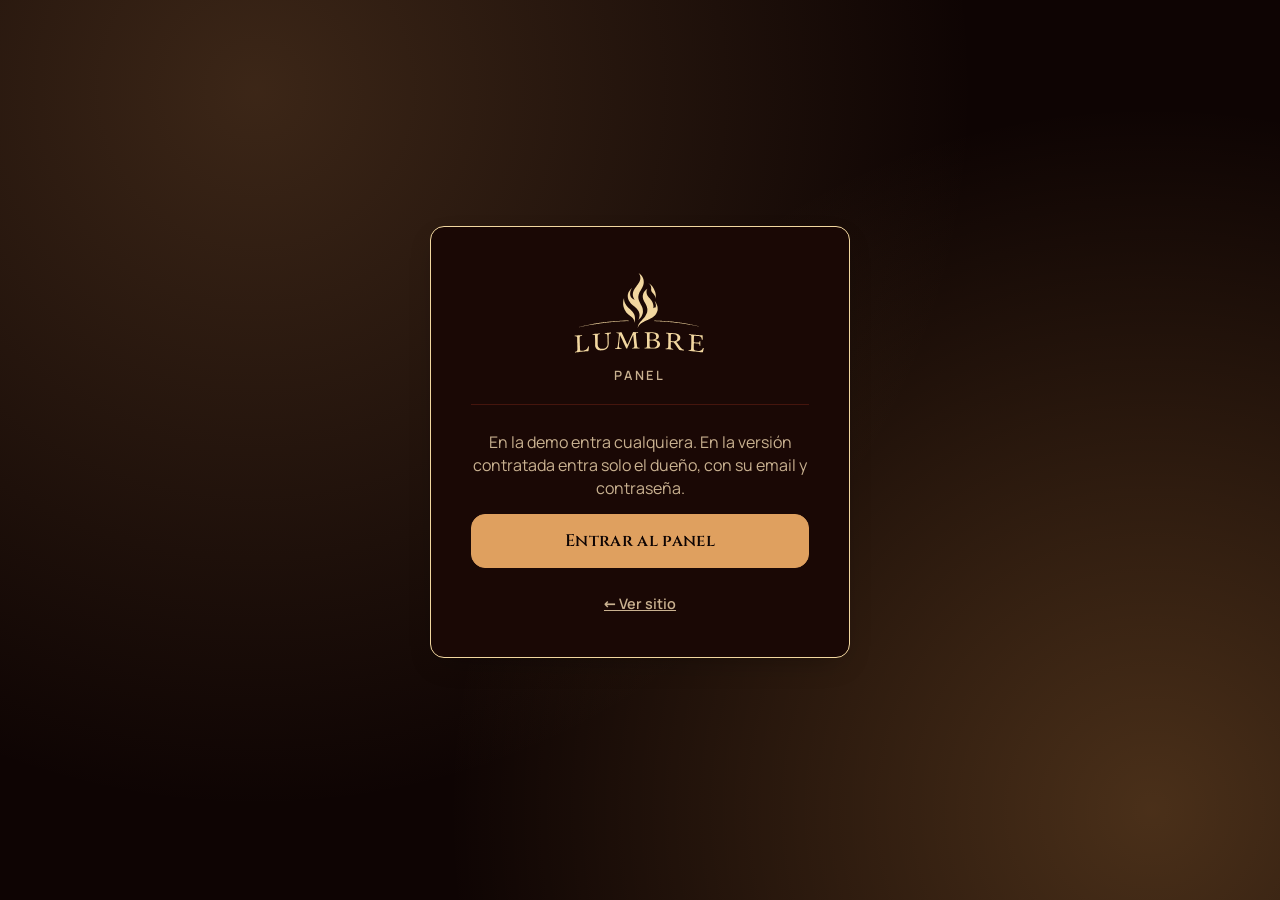
<file: admin/index.html>
<!doctype html>
<!-- Plantilla del panel. Va en web/admin/index.html de cada demo (scripts/instalar.mjs la copia). -->
<html lang="es">
<head>
<meta charset="utf-8">
<meta name="viewport" content="width=device-width, initial-scale=1, viewport-fit=cover">
<meta name="robots" content="noindex, nofollow">
<meta name="theme-color" content="#0E0403">
<title>Panel · Lumbre</title>
<script>
  // /admin sin barra final rompe las rutas relativas en algunos servidores (XAMPP): la agregamos.
  if (!/\/$|\.html$/.test(location.pathname)) location.replace(location.pathname + '/' + location.search + location.hash);
</script>
<link rel="stylesheet" href="../css/fonts.css?v=1">
<link rel="icon" href="../img/favicon.svg" type="image/svg+xml">
<link rel="stylesheet" href="../kit/kit.css?v=1">
<link rel="stylesheet" href="../kit/admin/admin.css?v=1">
</head>
<body>
<div id="kit-admin" class="kit-root kit-admin" aria-busy="true"></div>
<script type="module">
  import { initAdmin } from '../kit/admin/admin.js?v=1';
  initAdmin({ config: '../cliente.json', sitio: '../' });
</script>
</body>
</html>
</file>
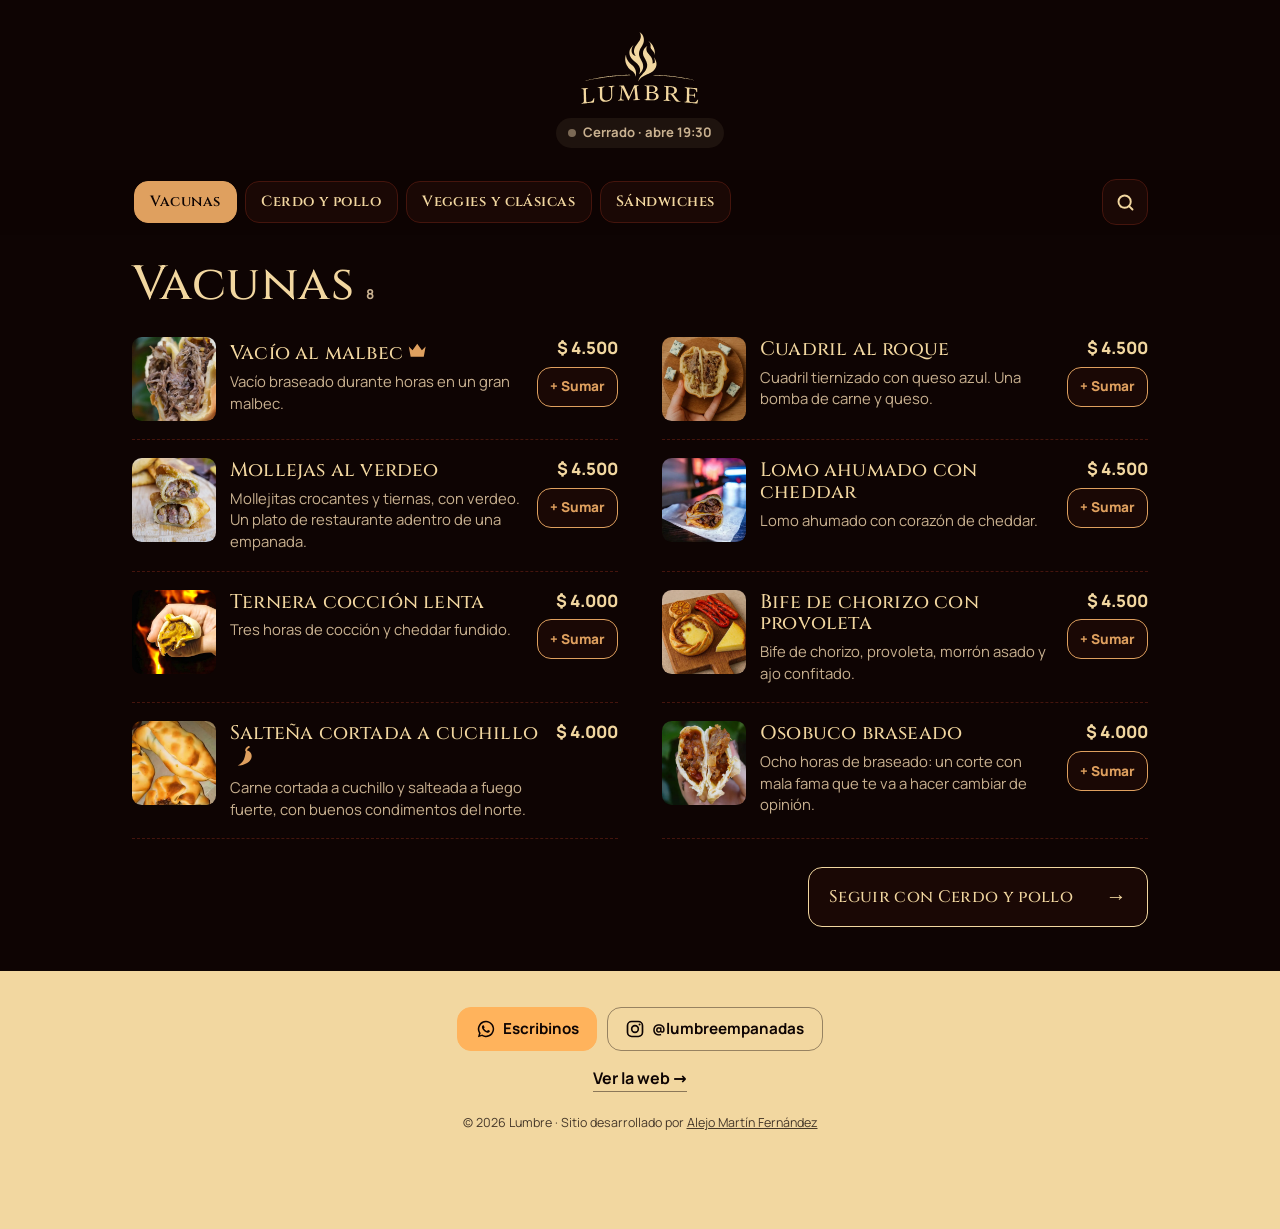
<file: carta/index.html>
<!doctype html>
<!-- Carta pública: la página a la que lleva el QR de las mesas. Va en web/carta/index.html de cada demo (scripts/instalar.mjs la copia).
     Se edita desde /admin (Carta) y el QR + las tarjetas para imprimir salen de /admin (QR de la carta). -->
<html lang="es">
<head>
<meta charset="utf-8">
<meta name="viewport" content="width=device-width, initial-scale=1, viewport-fit=cover">
<meta name="theme-color" content="#0E0403">
<title>Carta · Lumbre</title>
<meta name="description" content="Carta online, siempre actualizada.">
<script>
  // /carta sin barra final rompe las rutas relativas en algunos servidores (XAMPP): la agregamos.
  if (!/\/$|\.html$/.test(location.pathname)) location.replace(location.pathname + '/' + location.search + location.hash);
</script>
<link rel="stylesheet" href="../css/fonts.css?v=1">
<link rel="icon" href="../img/favicon.svg" type="image/svg+xml">
<link rel="stylesheet" href="../kit/kit.css?v=1">
<link rel="stylesheet" href="../kit/menu.css?v=1">
</head>
<body>
<div id="kit-menu" class="kit-root kit-menu" aria-busy="true"></div>
<script type="module">
  import { initMenu } from '../kit/modules/menu.js?v=1';
  initMenu({ config: '../cliente.json', sitio: '../', imagenes: { lqip: '../img/lqip.json' } });
</script>
</body>
</html>
</file>
<file: css/fonts.css>
/* Fuentes autoalojadas (latin): Cinzel (títulos, como el logo), Manrope (texto), Oswald (etiquetas, como sus placas) */
@font-face { font-family: 'Cinzel'; font-style: normal; font-weight: 500; font-display: swap; src: url(../fonts/cinzel-latin-500-normal.woff2) format('woff2'); }
@font-face { font-family: 'Cinzel'; font-style: normal; font-weight: 600 700; font-display: swap; src: url(../fonts/cinzel-latin-600-normal.woff2) format('woff2'); }
@font-face { font-family: 'Manrope'; font-style: normal; font-weight: 400; font-display: swap; src: url(../fonts/manrope-latin-400-normal.woff2) format('woff2'); }
@font-face { font-family: 'Manrope'; font-style: normal; font-weight: 500; font-display: swap; src: url(../fonts/manrope-latin-500-normal.woff2) format('woff2'); }
@font-face { font-family: 'Manrope'; font-style: normal; font-weight: 600; font-display: swap; src: url(../fonts/manrope-latin-600-normal.woff2) format('woff2'); }
@font-face { font-family: 'Manrope'; font-style: normal; font-weight: 700; font-display: swap; src: url(../fonts/manrope-latin-700-normal.woff2) format('woff2'); }
@font-face { font-family: 'Manrope'; font-style: normal; font-weight: 800; font-display: swap; src: url(../fonts/manrope-latin-800-normal.woff2) format('woff2'); }
@font-face { font-family: 'Oswald'; font-style: normal; font-weight: 500 600; font-display: swap; src: url(../fonts/oswald-latin-500-normal.woff2) format('woff2'); }
</file>
<file: kit/kit.css>
/* KIT DEMOS — estilos de módulos y popups.
   Todo sale de las variables --kit-* que arma core/theme.js desde cliente.json → marca.
   Cada demo puede pisar cualquier variable o clase .kit-* en su propio CSS. */

:root {
  --kit-bg: #fff; --kit-surface: #fff; --kit-text: #151515; --kit-muted: #666; --kit-primary: #111; --kit-on-primary: #fff;
  --kit-accent: #fc0; --kit-on-accent: #111; --kit-border: #ddd; --kit-ok: #1f9d55; --kit-warn: #d97706; --kit-danger: #d42a1d;
  --kit-font-head: inherit; --kit-font-body: inherit; --kit-head-case: uppercase;
  --kit-radius: 14px; --kit-radius-btn: 12px; --kit-border-w: 1.5px; --kit-shadow: 0 10px 30px -12px rgba(0,0,0,.35);
  --kit-ease: cubic-bezier(.2,.8,.2,1); --kit-z: 9000;
}
.kit-root, .kit-root *, .kit-root *::before, .kit-root *::after { box-sizing: border-box; }
.kit-root [hidden], .kit-root[hidden] { display: none !important; }
.kit-root { font-family: var(--kit-font-body); color: var(--kit-text); -webkit-tap-highlight-color: transparent; }
.kit-sr { position: absolute !important; width: 1px; height: 1px; overflow: hidden; clip: rect(0 0 0 0); white-space: nowrap; }
html.kit-lock { overflow: hidden; }
html.kit-lock body { overflow: hidden; touch-action: none; }

/* ---------- botones ---------- */
.kit-btn {
  appearance: none; display: inline-flex; align-items: center; justify-content: center; gap: .45em;
  min-height: 44px; padding: .7em 1.15em; border: var(--kit-border-w) solid var(--kit-primary); border-radius: var(--kit-radius-btn);
  background: var(--kit-primary); color: var(--kit-on-primary); font: 700 .95rem/1.1 var(--kit-font-body); text-decoration: none;
  cursor: pointer; transition: transform .15s var(--kit-ease), filter .15s, background .2s, box-shadow .2s; white-space: nowrap;
}
.kit-btn:hover { filter: brightness(1.08); }
.kit-btn:active { transform: translateY(1px) scale(.98); }
.kit-btn:focus-visible, .kit-chip:focus-visible, .kit-tab:focus-visible, .kit-add:focus-visible, .kit-x:focus-visible { outline: 3px solid var(--kit-accent); outline-offset: 2px; }
.kit-btn--ghost { background: var(--kit-surface); color: var(--kit-text); border-color: var(--kit-border); }
.kit-btn--danger { background: var(--kit-danger); border-color: var(--kit-danger); color: #fff; }
.kit-btn--danger-t { color: var(--kit-danger); }
.kit-btn--sm { min-height: 36px; padding: .45em .85em; font-size: .85rem; }
.kit-btn--big { min-height: 54px; font-size: 1.05rem; font-family: var(--kit-font-head); text-transform: var(--kit-head-case); letter-spacing: .02em; }
.kit-btn--block { width: 100%; }
.kit-btn[disabled] { opacity: .55; cursor: not-allowed; }
.kit-btn.is-loading { position: relative; color: transparent !important; }
.kit-btn.is-loading::after { content: ""; position: absolute; width: 20px; height: 20px; border: 2.5px solid var(--kit-on-primary); border-right-color: transparent; border-radius: 50%; animation: kit-spin .7s linear infinite; }
.kit-icon { appearance: none; width: 36px; height: 36px; display: inline-grid; place-items: center; border: var(--kit-border-w) solid var(--kit-border); border-radius: 10px; background: var(--kit-surface); color: var(--kit-text); cursor: pointer; font-size: 1rem; }
.kit-icon--danger { color: var(--kit-danger); }
.kit-icon[disabled] { opacity: .35; cursor: default; }
.kit-row { display: flex; gap: .6rem; flex-wrap: wrap; align-items: center; }
.kit-row--end { justify-content: flex-end; } .kit-row--center { justify-content: center; } .kit-row--between { justify-content: space-between; }
.kit-row--stack { flex-direction: column; align-items: stretch; }

/* ---------- badges / tags ---------- */
.kit-badge { display: inline-flex; align-items: center; gap: .3em; padding: .28em .6em; border-radius: 999px; font: 700 .72rem/1 var(--kit-font-body); letter-spacing: .02em; background: color-mix(in srgb, var(--kit-text) 9%, var(--kit-surface)); color: var(--kit-text); white-space: nowrap; }
.kit-badge--ok { background: color-mix(in srgb, var(--kit-ok) 16%, var(--kit-surface)); color: color-mix(in srgb, var(--kit-ok) 75%, #000); }
.kit-badge--warn { background: color-mix(in srgb, var(--kit-warn) 18%, var(--kit-surface)); color: color-mix(in srgb, var(--kit-warn) 70%, #000); }
.kit-badge--danger, .kit-badge--off { background: color-mix(in srgb, var(--kit-danger) 14%, var(--kit-surface)); color: color-mix(in srgb, var(--kit-danger) 80%, #000); }
.kit-badge--new { background: var(--kit-accent); color: var(--kit-on-accent); animation: kit-pulse 1.4s ease-in-out 3; }
.kit-tag { display: inline-grid; place-items: center; width: 1.15em; height: 1.15em; vertical-align: -.12em; margin-left: .15em; color: var(--kit-primary); }
.kit-tag svg { width: 100%; height: 100%; }
.kit-tag--txt { width: auto; height: auto; font-size: .7em; padding: .15em .45em; border-radius: 999px; background: var(--kit-accent); color: var(--kit-on-accent); }

/* ---------- carta ---------- */
.kit-carta { --kit-cols: 1; }
.kit-tabs { display: flex; gap: .5rem; overflow-x: auto; scrollbar-width: none; padding: 2px 2px 10px; margin-bottom: .5rem; scroll-snap-type: x proximity; }
.kit-tabs::-webkit-scrollbar { display: none; }
.kit-tab {
  appearance: none; flex: 0 0 auto; scroll-snap-align: start; min-height: 44px; padding: .55em 1.1em;
  border: var(--kit-border-w) solid var(--kit-text); border-radius: var(--kit-radius-btn); background: var(--kit-surface); color: var(--kit-text);
  font: 700 .95rem/1 var(--kit-font-head); text-transform: var(--kit-head-case); letter-spacing: .03em; cursor: pointer; transition: background .2s, color .2s, transform .15s;
}
.kit-tab.is-on { background: var(--kit-primary); border-color: var(--kit-primary); color: var(--kit-on-primary); }
.kit-carta__panel { display: grid; grid-template-columns: repeat(var(--kit-cols), minmax(0, 1fr)); gap: 0 2rem; }
.kit-item {
  display: grid; grid-template-columns: auto minmax(0, 1fr) auto; gap: .9rem; align-items: center; padding: 1rem 0;
  border-bottom: var(--kit-border-w) dashed var(--kit-border); min-width: 0;
  animation: kit-up .5s var(--kit-ease) both; animation-delay: calc(var(--i, 0) * 45ms);
}
.kit-item:not(:has(.kit-item__foto)) { grid-template-columns: minmax(0, 1fr) auto; }
.kit-item.is-off { opacity: .55; }
.kit-item__foto { width: 64px; height: 64px; object-fit: cover; border-radius: calc(var(--kit-radius) * .7); }
.kit-item__name { margin: 0 0 .25rem; font: 400 1.2rem/1.05 var(--kit-font-head); text-transform: var(--kit-head-case); }
.kit-item__n { margin-right: .5em; color: var(--kit-primary); }
.kit-item__desc { margin: 0; color: var(--kit-muted); font-size: .9rem; line-height: 1.4; }
.kit-item__side { display: flex; flex-direction: column; align-items: flex-end; gap: .45rem; }
.kit-price { font: 700 1.05rem/1 var(--kit-font-body); white-space: nowrap; }
.kit-price--na { font-size: .85rem; color: var(--kit-muted); font-weight: 600; }
.kit-add {
  appearance: none; min-height: 40px; padding: .45em .9em; border: var(--kit-border-w) solid var(--kit-primary); border-radius: var(--kit-radius-btn);
  background: var(--kit-surface); color: var(--kit-primary); font: 800 .85rem/1 var(--kit-font-body); cursor: pointer; white-space: nowrap;
  transition: background .2s, color .2s, transform .12s;
}
.kit-add:hover { background: var(--kit-primary); color: var(--kit-on-primary); }
.kit-add:active { transform: scale(.94); }
.kit-step { display: inline-flex; align-items: center; border: var(--kit-border-w) solid var(--kit-primary); border-radius: var(--kit-radius-btn); background: var(--kit-primary); color: var(--kit-on-primary); overflow: hidden; animation: kit-pop .25s var(--kit-ease); }
.kit-step button { appearance: none; width: 38px; height: 38px; border: 0; background: transparent; color: inherit; font: 800 1.15rem/1 var(--kit-font-body); cursor: pointer; }
.kit-step button:disabled { opacity: .35; cursor: default; }
.kit-step output { min-width: 1.6em; text-align: center; font-weight: 800; }
.kit-step--lg button { width: 46px; height: 46px; }
.kit-step--lg output { min-width: 2.2em; font-size: 1.15rem; }
@media (min-width: 900px) { .kit-carta { --kit-cols: 2; } }

/* ---------- botón flotante del carrito ---------- */
.kit-fab {
  position: fixed; z-index: calc(var(--kit-z) - 2); right: max(14px, env(safe-area-inset-right)); bottom: max(14px, env(safe-area-inset-bottom));
  display: flex; align-items: center; gap: .7rem; padding: .55rem 1rem .55rem .6rem; min-height: 58px;
  border: var(--kit-border-w) solid var(--kit-text); border-radius: var(--kit-radius-btn); background: var(--kit-primary); color: var(--kit-on-primary);
  box-shadow: var(--kit-shadow); cursor: pointer; font-family: var(--kit-font-body); text-align: left;
  animation: kit-in-up .45s var(--kit-ease) both;
}
.kit-fab__ico { width: 40px; height: 40px; display: grid; place-items: center; border-radius: calc(var(--kit-radius-btn) * .8); background: color-mix(in srgb, var(--kit-on-primary) 16%, transparent); }
.kit-fab__ico svg { width: 22px; height: 22px; fill: none; stroke: currentColor; stroke-width: 2; stroke-linejoin: round; }
.kit-fab__txt { display: flex; flex-direction: column; line-height: 1.1; }
.kit-fab__label { font: 400 1rem/1 var(--kit-font-head); text-transform: var(--kit-head-case); letter-spacing: .03em; }
.kit-fab__total { font-weight: 700; font-size: .9rem; opacity: .92; }
.kit-fab__n { position: absolute; top: -9px; left: -9px; min-width: 26px; height: 26px; padding: 0 6px; display: grid; place-items: center; border-radius: 999px; background: var(--kit-accent); color: var(--kit-on-accent); font: 800 .8rem/1 var(--kit-font-body); border: 2px solid var(--kit-text); }
.kit-fab.bump { animation: kit-bump .45s var(--kit-ease); }
.kit-fly { position: fixed; z-index: var(--kit-z); width: 54px; height: 54px; margin: -27px 0 0 -27px; border-radius: 50%; background: var(--kit-accent); overflow: hidden; pointer-events: none; transition: transform .6s cubic-bezier(.5,-.3,.7,1), opacity .6s; box-shadow: 0 4px 14px rgba(0,0,0,.25); }
.kit-fly img { width: 100%; height: 100%; object-fit: cover; }

/* píldora "probá el panel" (solo demo) */
.kit-demo-pill {
  position: fixed; z-index: calc(var(--kit-z) - 3); left: max(14px, env(safe-area-inset-left)); bottom: max(14px, env(safe-area-inset-bottom));
  display: inline-flex; align-items: center; gap: .5rem; min-height: 44px; padding: .55rem .9rem; border-radius: 999px; background: var(--kit-surface); color: var(--kit-text);
  border: var(--kit-border-w) solid var(--kit-text); box-shadow: var(--kit-shadow); font: 700 .8rem/1 var(--kit-font-body); text-decoration: none;
  opacity: 0; transform: translateY(20px); transition: opacity .4s, transform .4s var(--kit-ease);
}
.kit-demo-pill.is-in { opacity: 1; transform: none; }
html.kit-lock .kit-demo-pill { opacity: 0; pointer-events: none; transform: translateY(20px); }
.kit-demo-pill__dot { width: 8px; height: 8px; border-radius: 50%; background: var(--kit-ok); box-shadow: 0 0 0 0 var(--kit-ok); animation: kit-ping 2s infinite; }
@media (max-width: 640px) { html.kit-has-cart .kit-demo-pill { bottom: calc(max(14px, env(safe-area-inset-bottom)) + 70px); } }

/* ---------- popups ---------- */
.kit-pop { position: fixed; inset: 0; z-index: var(--kit-z); display: grid; place-items: center; padding: 16px; }
.kit-pop__back { position: absolute; inset: 0; background: color-mix(in srgb, var(--kit-text) 55%, transparent); opacity: 0; transition: opacity .25s; }
.kit-pop__box {
  position: relative; width: min(520px, 100%); max-height: min(88vh, 100%); max-height: min(88dvh, 100%); display: flex; flex-direction: column;
  background: var(--kit-bg); color: var(--kit-text); border: var(--kit-border-w) solid var(--kit-text); border-radius: var(--kit-radius);
  box-shadow: var(--kit-shadow); outline: none; overflow: hidden;
  opacity: 0; transform: translateY(24px) scale(.97); transition: opacity .25s, transform .3s var(--kit-ease);
}
.kit-pop.is-open .kit-pop__back { opacity: 1; }
.kit-pop.is-open .kit-pop__box { opacity: 1; transform: none; }
.kit-pop.is-closing .kit-pop__box { transform: translateY(16px) scale(.98); }
.kit-pop__head { color: var(--kit-text); margin: 0; display: flex; align-items: center; justify-content: space-between; gap: 1rem; padding: 14px 14px 10px 20px; border-bottom: var(--kit-border-w) solid var(--kit-border); background: var(--kit-bg); }
.kit-pop__title { margin: 0; font: 400 1.35rem/1.05 var(--kit-font-head); text-transform: var(--kit-head-case); letter-spacing: .02em; }
.kit-pop--sm .kit-pop__head { border-bottom: 0; padding-bottom: 0; }
.kit-pop__body { padding: 16px 20px 20px; overflow: auto; overscroll-behavior: contain; -webkit-overflow-scrolling: touch; }
.kit-x { appearance: none; flex: 0 0 auto; width: 42px; height: 42px; display: grid; place-items: center; border: var(--kit-border-w) solid var(--kit-border); border-radius: 50%; background: var(--kit-surface); color: var(--kit-text); cursor: pointer; transition: transform .2s; }
.kit-x:hover { transform: rotate(90deg); }
.kit-x svg { width: 18px; height: 18px; stroke: currentColor; stroke-width: 2.4; stroke-linecap: round; }
.kit-pop--sm .kit-pop__box { width: min(420px, 100%); }
.kit-pop--editor .kit-pop__box { width: min(560px, 100%); }
.kit-pop--resv .kit-pop__box { width: min(600px, 100%); }

/* drawer: hoja inferior en mobile, panel lateral en desktop */
.kit-pop--drawer { place-items: end stretch; padding: 0; }
.kit-pop--drawer .kit-pop__box { width: 100%; max-height: 92vh; max-height: 92dvh; border-radius: var(--kit-radius) var(--kit-radius) 0 0; border-bottom: 0; transform: translateY(100%); }
.kit-pop--drawer .kit-pop__body { padding: 0; display: flex; flex-direction: column; min-height: 0; flex: 1; overflow: hidden; }
.kit-pop--drawer.is-closing .kit-pop__box { transform: translateY(100%); }
@media (min-width: 760px) {
  .kit-pop--drawer { place-items: stretch end; }
  .kit-pop--drawer .kit-pop__box { width: min(440px, 100%); height: 100%; max-height: none; border-radius: 0; border: 0; border-left: var(--kit-border-w) solid var(--kit-text); transform: translateX(100%); }
  .kit-pop--drawer.is-closing .kit-pop__box { transform: translateX(100%); }
}

/* ---------- carrito / checkout ---------- */
.kit-cart__scroll { flex: 1; overflow: auto; overscroll-behavior: contain; padding: 8px 20px 16px; }
.kit-lines { list-style: none; margin: 0 0 12px; padding: 0; }
.kit-line { display: grid; grid-template-columns: 52px minmax(0, 1fr) auto; gap: .75rem; align-items: center; padding: .7rem 0; border-bottom: var(--kit-border-w) dashed var(--kit-border); animation: kit-up .35s var(--kit-ease) both; }
.kit-line__img { width: 52px; height: 52px; border-radius: 10px; object-fit: cover; background: color-mix(in srgb, var(--kit-primary) 14%, var(--kit-surface)); display: block; }
.kit-line__body { display: flex; flex-direction: column; min-width: 0; }
.kit-line__body b { font: 400 1.05rem/1.1 var(--kit-font-head); text-transform: var(--kit-head-case); overflow-wrap: anywhere; }
.kit-line__body span { color: var(--kit-muted); font-size: .88rem; }
.kit-cart__foot { color: var(--kit-text); margin: 0; padding: 12px 20px max(16px, env(safe-area-inset-bottom)); border-top: var(--kit-border-w) solid var(--kit-text); background: var(--kit-surface); }
.kit-sum { display: grid; gap: .3rem; margin-bottom: .7rem; font-size: .92rem; }
.kit-sum > div { display: flex; justify-content: space-between; }
.kit-sum__total { font-size: 1.1rem; }
.kit-sum__total b { font: 400 1.5rem/1 var(--kit-font-head); }
.kit-empty { text-align: center; padding: 2.5rem 1.5rem; display: grid; gap: .5rem; justify-items: center; }
.kit-empty__t { font: 400 1.35rem/1.1 var(--kit-font-head); text-transform: var(--kit-head-case); margin: 0; }
.kit-empty p { margin: 0; color: var(--kit-muted); }
.kit-empty .kit-btn { margin-top: .8rem; }

/* ---------- formularios ---------- */
.kit-form { display: grid; gap: .85rem; }
.kit-field { display: grid; gap: .35rem; min-width: 0; }
.kit-field > span, .kit-label, .kit-pay legend { font: 700 .78rem/1 var(--kit-font-body); text-transform: uppercase; letter-spacing: .06em; color: var(--kit-muted); }
.kit-field input, .kit-field textarea, .kit-field select {
  width: 100%; min-height: 46px; padding: .7em .85em; border: var(--kit-border-w) solid var(--kit-border); border-radius: calc(var(--kit-radius-btn) * .8);
  background: var(--kit-surface); color: var(--kit-text); font: 500 16px/1.3 var(--kit-font-body); transition: border-color .2s, box-shadow .2s;
}
.kit-field textarea { resize: vertical; min-height: 64px; }
.kit-field input:focus, .kit-field textarea:focus, .kit-field select:focus { outline: none; border-color: var(--kit-primary); box-shadow: 0 0 0 3px color-mix(in srgb, var(--kit-primary) 22%, transparent); }
.kit-field-row { display: grid; grid-template-columns: 1fr 1fr; gap: .75rem; }
.kit-check { display: flex; align-items: center; gap: .6rem; font-weight: 600; cursor: pointer; }
.kit-check input { width: 20px; height: 20px; accent-color: var(--kit-primary); }
.kit-seg { display: grid; grid-auto-flow: column; grid-auto-columns: 1fr; gap: 0; padding: 4px; margin: 0; border: var(--kit-border-w) solid var(--kit-border); border-radius: var(--kit-radius-btn); background: var(--kit-surface); }
.kit-seg label { position: relative; }
.kit-seg input { position: absolute; opacity: 0; inset: 0; cursor: pointer; }
.kit-seg span { display: grid; place-items: center; min-height: 42px; border-radius: calc(var(--kit-radius-btn) * .75); font-weight: 700; font-size: .9rem; transition: background .2s, color .2s; text-align: center; padding: 0 .4rem; }
.kit-seg input:checked + span { background: var(--kit-primary); color: var(--kit-on-primary); }
.kit-seg input:focus-visible + span { outline: 3px solid var(--kit-accent); }
.kit-sedes { border: 0; padding: 0; margin: .1rem 0 0; min-width: 0; }
.kit-sedes legend { font: 700 .78rem/1 var(--kit-font-body); text-transform: uppercase; letter-spacing: .06em; color: var(--kit-muted); margin-bottom: .55rem; padding: 0; }
.kit-sedes__list { display: grid; grid-template-columns: repeat(auto-fill, minmax(min(100%, 9.5rem), 1fr)); gap: .5rem; }
.kit-sede { position: relative; display: block; cursor: pointer; min-width: 0; }
.kit-sede input { position: absolute; opacity: 0; inset: 0; cursor: pointer; }
.kit-sede span { display: flex; flex-direction: column; justify-content: center; gap: .15rem; min-height: 56px; padding: .55rem .8rem; border: var(--kit-border-w) solid var(--kit-border); border-radius: var(--kit-radius); background: var(--kit-surface); transition: background .2s, color .2s, border-color .2s; }
.kit-sede b { font-size: .95rem; line-height: 1.15; overflow-wrap: anywhere; }
.kit-sede small { font-size: .8rem; line-height: 1.25; opacity: .8; overflow-wrap: anywhere; }
.kit-sede input:checked + span { background: var(--kit-primary); color: var(--kit-on-primary); border-color: var(--kit-primary); }
.kit-sede input:focus-visible + span { outline: 3px solid var(--kit-accent); outline-offset: 2px; }
.kit-line__nota { font-style: normal; font-size: .82rem; color: var(--kit-muted); overflow-wrap: anywhere; }
.kit-pay { display: grid; gap: .5rem; border: 0; padding: 0; margin: .2rem 0 0; }
.kit-pay legend { margin-bottom: .5rem; }
.kit-pay__opt { position: relative; display: block; cursor: pointer; }
.kit-pay__opt input { position: absolute; opacity: 0; }
.kit-pay__card { display: grid; gap: .15rem; padding: .8rem 1rem .8rem 2.7rem; border: var(--kit-border-w) solid var(--kit-border); border-radius: var(--kit-radius-btn); background: var(--kit-surface); transition: border-color .2s, background .2s; position: relative; }
.kit-pay__card::before { content: ""; position: absolute; left: 1rem; top: 50%; width: 18px; height: 18px; margin-top: -9px; border-radius: 50%; border: 2px solid var(--kit-border); background: var(--kit-surface); transition: border .2s; }
.kit-pay__card small { color: var(--kit-muted); }
.kit-pay__opt input:checked + .kit-pay__card { border-color: var(--kit-primary); background: color-mix(in srgb, var(--kit-primary) 7%, var(--kit-surface)); }
.kit-pay__opt input:checked + .kit-pay__card::before { border: 6px solid var(--kit-primary); }
.kit-pay__opt input:focus-visible + .kit-pay__card { outline: 3px solid var(--kit-accent); }
.kit-msg { margin: 0 0 .6rem; padding: .6rem .8rem; border-radius: 10px; background: color-mix(in srgb, var(--kit-danger) 12%, var(--kit-surface)); color: color-mix(in srgb, var(--kit-danger) 85%, #000); font-weight: 600; font-size: .9rem; }
.kit-msg.shake { animation: kit-shake .35s; }
.kit-hint { color: var(--kit-muted); font-size: .88rem; margin: 0; }
.kit-error { padding: 1rem; color: var(--kit-danger); }

/* chips (días, horas, filtros) */
.kit-chips { display: flex; gap: .5rem; flex-wrap: wrap; }
.kit-chips--scroll { flex-wrap: nowrap; overflow-x: auto; scrollbar-width: none; padding: 2px 2px 6px; margin: 0 -2px; scroll-snap-type: x proximity; }
.kit-chips--scroll::-webkit-scrollbar { display: none; }
.kit-chips--grid { display: grid; grid-template-columns: repeat(auto-fill, minmax(74px, 1fr)); }
.kit-chips--grid > .kit-hint { grid-column: 1 / -1; }
.kit-chip {
  appearance: none; flex: 0 0 auto; scroll-snap-align: start; display: inline-flex; flex-direction: column; align-items: center; justify-content: center; gap: .15rem;
  min-height: 44px; padding: .45em .8em; border: var(--kit-border-w) solid var(--kit-border); border-radius: calc(var(--kit-radius-btn) * .8);
  background: var(--kit-surface); color: var(--kit-text); font: 700 .92rem/1 var(--kit-font-body); cursor: pointer; transition: background .15s, color .15s, border-color .15s, transform .12s;
}
.kit-chip small { font-weight: 600; font-size: .7rem; opacity: .8; }
.kit-chip:not([disabled]):hover { border-color: var(--kit-primary); }
.kit-chip.is-on { background: var(--kit-primary); border-color: var(--kit-primary); color: var(--kit-on-primary); animation: kit-pop .22s var(--kit-ease); }
.kit-chip[disabled] { opacity: .45; cursor: not-allowed; text-decoration: none; }
.kit-chip.is-full { text-decoration: line-through; }
.kit-chip--day { min-width: 72px; padding: .55em .7em; }
.kit-chip--day b { font-family: var(--kit-font-head); font-weight: 400; text-transform: var(--kit-head-case); font-size: 1rem; }

/* reservas */
.kit-resv { display: grid; gap: 1.1rem; }
.kit-resv__row { display: flex; align-items: center; justify-content: space-between; gap: 1rem; }
.kit-resv__block { display: grid; gap: .55rem; min-width: 0; }
.kit-resv__datos { display: grid; gap: .8rem; }
@media (min-width: 560px) { .kit-resv__datos { grid-template-columns: 1fr 1fr; } .kit-field--full { grid-column: 1 / -1; } }
.kit-resv .kit-step { background: var(--kit-surface); color: var(--kit-text); border-color: var(--kit-text); }
[data-kit="reservas"] .kit-resv { padding: clamp(16px, 4vw, 28px); background: var(--kit-bg); border: var(--kit-border-w) solid var(--kit-text); border-radius: var(--kit-radius); box-shadow: var(--kit-shadow); }

/* confirmaciones */
.kit-done { text-align: center; display: grid; gap: .55rem; justify-items: center; padding: .5rem 0 .3rem; }
.kit-done h3 { margin: .3rem 0 0; font: 400 1.6rem/1.05 var(--kit-font-head); text-transform: var(--kit-head-case); }
.kit-done p { margin: 0 0 .6rem; color: var(--kit-muted); max-width: 34ch; }
.kit-done__ico { width: 68px; height: 68px; border-radius: 50%; display: grid; place-items: center; background: var(--kit-primary); color: var(--kit-on-primary); animation: kit-pop .45s var(--kit-ease); }
.kit-done--warn .kit-done__ico { background: var(--kit-warn); color: #fff; }
.kit-done__ico svg { width: 34px; height: 34px; fill: none; stroke: currentColor; stroke-width: 3; stroke-linecap: round; stroke-linejoin: round; stroke-dasharray: 30; animation: kit-draw .5s .2s backwards; }
.kit-confirm p { margin: .2rem 0 1.2rem; font-size: 1.02rem; line-height: 1.45; }
.kit-sim { display: grid; gap: .8rem; }
.kit-sim__tag { justify-self: start; margin: 0; padding: .25em .6em; border-radius: 6px; background: var(--kit-accent); color: var(--kit-on-accent); font: 800 .72rem/1 var(--kit-font-body); letter-spacing: .1em; }
.kit-sim p { margin: 0; color: var(--kit-muted); }
.kit-sim__total { display: flex; justify-content: space-between; align-items: baseline; padding: .9rem 1rem; border: var(--kit-border-w) dashed var(--kit-border); border-radius: var(--kit-radius-btn); }
.kit-sim__total b { font: 400 1.6rem/1 var(--kit-font-head); }

/* toasts */
.kit-toasts { position: fixed; z-index: calc(var(--kit-z) + 10); left: 50%; top: max(14px, env(safe-area-inset-top)); transform: translateX(-50%); display: grid; gap: .5rem; width: min(92vw, 420px); pointer-events: none; }
.kit-toast { padding: .75rem 1rem; border-radius: var(--kit-radius-btn); background: var(--kit-text); color: var(--kit-bg); font: 600 .92rem/1.3 var(--kit-font-body); box-shadow: 0 10px 30px -10px rgba(0,0,0,.5); opacity: 0; transform: translateY(-12px); transition: opacity .25s, transform .3s var(--kit-ease); text-align: center; }
.kit-toast--warn { background: var(--kit-warn); color: #fff; }
.kit-toast.is-in { opacity: 1; transform: none; }

/* switch */
.kit-switch { position: relative; display: inline-flex; cursor: pointer; }
.kit-switch input { position: absolute; z-index: 1; opacity: 0; width: 100%; height: 100%; margin: 0; cursor: pointer; }
.kit-switch__ui { width: 46px; height: 28px; border-radius: 999px; background: var(--kit-border); position: relative; transition: background .2s; }
.kit-switch__ui::after { content: ""; position: absolute; top: 3px; left: 3px; width: 22px; height: 22px; border-radius: 50%; background: #fff; box-shadow: 0 1px 3px rgba(0,0,0,.3); transition: transform .2s var(--kit-ease); }
.kit-switch input:checked + .kit-switch__ui { background: var(--kit-ok); }
.kit-switch input:checked + .kit-switch__ui::after { transform: translateX(18px); }
.kit-switch input:focus-visible + .kit-switch__ui { outline: 3px solid var(--kit-accent); outline-offset: 2px; }

/* ---------- animaciones ---------- */
@keyframes kit-up { from { opacity: 0; transform: translateY(12px); } }
@keyframes kit-in-up { from { opacity: 0; transform: translateY(30px) scale(.9); } }
@keyframes kit-pop { 0% { transform: scale(.85); } 60% { transform: scale(1.06); } 100% { transform: none; } }
@keyframes kit-bump { 0%, 100% { transform: none; } 35% { transform: scale(1.12) rotate(-3deg); } 65% { transform: scale(.96); } }
@keyframes kit-spin { to { transform: rotate(360deg); } }
@keyframes kit-shake { 25% { transform: translateX(-6px); } 50% { transform: translateX(5px); } 75% { transform: translateX(-3px); } }
@keyframes kit-draw { from { stroke-dashoffset: 30; } to { stroke-dashoffset: 0; } }
@keyframes kit-pulse { 50% { transform: scale(1.12); } }
@keyframes kit-ping { 0% { box-shadow: 0 0 0 0 color-mix(in srgb, var(--kit-ok) 60%, transparent); } 80%, 100% { box-shadow: 0 0 0 9px transparent; } }
@media (prefers-reduced-motion: reduce) {
  .kit-root *, .kit-fab, .kit-pop__box, .kit-item { animation: none !important; transition: none !important; }
}

/* descuento por medio de pago (efectivo al retirar) */
.kit-sum__desc { color: var(--kit-accent); font-weight: 700; }

/* ---------- encargos: día y franja de retiro (v1.3) ---------- */
.kit-retiro, .kit-franjas { border: 0; padding: 0; margin: .1rem 0 0; min-width: 0; }
.kit-retiro legend, .kit-franjas legend { display: flex; flex-wrap: wrap; align-items: baseline; gap: .2rem .6rem; font: 700 .78rem/1.2 var(--kit-font-body); text-transform: uppercase; letter-spacing: .06em; color: var(--kit-muted); margin-bottom: .55rem; padding: 0; }
.kit-retiro legend small { font-weight: 600; text-transform: none; letter-spacing: 0; font-size: .82rem; }
.kit-dias { display: flex; gap: .5rem; overflow-x: auto; overscroll-behavior-x: contain; scroll-snap-type: x proximity; padding: 2px 2px 6px; margin: 0 -2px; scrollbar-width: none; }
.kit-dias::-webkit-scrollbar { display: none; }
.kit-dia, .kit-franja { position: relative; flex: 0 0 auto; scroll-snap-align: start; cursor: pointer; }
.kit-dia input, .kit-franja input { position: absolute; opacity: 0; inset: 0; margin: 0; cursor: pointer; }
.kit-dia span { display: grid; justify-items: center; gap: 2px; min-width: 56px; min-height: 64px; padding: .45rem .4rem; box-sizing: border-box; border: var(--kit-border-w) solid var(--kit-border); border-radius: var(--kit-radius-btn); background: var(--kit-surface); transition: background .2s, color .2s, border-color .2s, transform .15s; }
.kit-dia small { font: 600 .72rem/1 var(--kit-font-body); text-transform: capitalize; color: var(--kit-muted); }
.kit-dia b { font: 700 1.2rem/1 var(--kit-font-body); }
.kit-dia.is-on span, .kit-dia input:checked + span { background: var(--kit-text); border-color: var(--kit-text); color: var(--kit-surface); }
.kit-dia.is-on small, .kit-dia input:checked + span small { color: inherit; opacity: .8; }
.kit-dia.is-off { cursor: not-allowed; } .kit-dia.is-off span { opacity: .38; }
.kit-dia input:focus-visible + span, .kit-franja input:focus-visible + span { outline: 3px solid var(--kit-accent); outline-offset: 2px; }
.kit-franjas__list { display: grid; grid-template-columns: repeat(auto-fit, minmax(min(100%, 8.5rem), 1fr)); gap: .5rem; }
.kit-franja span { display: grid; gap: 3px; min-height: 52px; padding: .55rem .75rem; box-sizing: border-box; border: var(--kit-border-w) solid var(--kit-border); border-radius: var(--kit-radius-btn); background: var(--kit-surface); transition: background .2s, color .2s, border-color .2s; }
.kit-franja b { font: 700 .95rem/1 var(--kit-font-body); } .kit-franja small { font-size: .8rem; color: var(--kit-muted); }
.kit-franja.is-on span, .kit-franja input:checked + span { background: var(--kit-text); border-color: var(--kit-text); color: var(--kit-surface); }
.kit-franja.is-on small, .kit-franja input:checked + span small { color: inherit; opacity: .8; }
.kit-franja.is-off { cursor: not-allowed; } .kit-franja.is-off span { opacity: .38; text-decoration: line-through; }
.kit-hint { margin: .5rem 0 0; font-size: .85rem; line-height: 1.45; color: var(--kit-muted); }
.kit-aviso { margin: 0 0 .7rem; padding: .65rem .8rem; border-radius: calc(var(--kit-radius) * .7); background: color-mix(in srgb, var(--kit-warn) 12%, var(--kit-surface)); color: color-mix(in srgb, var(--kit-warn) 55%, #000); font-size: .85rem; line-height: 1.45; }
.kit-pay__opt.is-off { opacity: .55; cursor: not-allowed; }
.kit-tab--especial { border-style: dashed; }

/* botón de carrito propio de la demo ([data-kit-target]) */
.kit-bump { animation: kit-bump .45s var(--kit-ease); }

/* ---------- reservas por servicio y tanda (1.4) ---------- */
.kit-seg--serv { min-height: 52px; }
.kit-seg--serv span { flex-direction: column; gap: 1px; min-height: 46px; }
.kit-seg--serv small { font-weight: 600; font-size: .7rem; opacity: .75; }
.kit-seg--serv input:disabled + span { opacity: .45; cursor: not-allowed; }
.kit-tandas { display: grid; gap: .9rem; min-height: 120px; align-content: start; }
.kit-tanda { display: grid; gap: .45rem; }
.kit-tanda__t { font: 700 .74rem/1.2 var(--kit-font-body); letter-spacing: .14em; text-transform: uppercase; color: var(--kit-muted); }
.kit-tanda.is-full .kit-tanda__t { text-decoration: none; }
.kit-extras { display: grid; gap: .55rem; }
.kit-extras .kit-check { font-weight: 600; min-height: 32px; }

/* ---------- gift cards (1.4) ---------- */
.kit-line__img--gc { display: grid; place-items: center; color: var(--kit-primary); }
.kit-line__img--gc svg { width: 26px; height: 26px; fill: none; stroke: currentColor; stroke-width: 1.6; stroke-linecap: round; stroke-linejoin: round; }
.kit-gc-x { appearance: none; border: var(--kit-border-w) solid var(--kit-border); background: var(--kit-surface); color: var(--kit-text); font: 700 .8rem/1 var(--kit-font-body); min-height: 40px; padding: 0 .85em; border-radius: var(--kit-radius-btn); cursor: pointer; }
.kit-gc-x:hover { border-color: var(--kit-danger); color: var(--kit-danger); }
.kit-gcs { list-style: none; margin: 0 0 .6rem; padding: 0; display: grid; gap: .5rem; width: 100%; }
.kit-gcs li { display: grid; gap: 2px; padding: .75rem .9rem; border: var(--kit-border-w) dashed var(--kit-border); border-radius: calc(var(--kit-radius) * .6); text-align: left; }
.kit-gcs b { font: 400 1.5rem/1 var(--kit-font-head); letter-spacing: .06em; }
.kit-gcs span, .kit-gcs small { color: var(--kit-muted); font-size: .88rem; }
.kit-gcform { display: grid; gap: 1.1rem; }
[data-kit="giftcard"] .kit-gcform { padding: clamp(16px, 4vw, 28px); background: var(--kit-bg); border: var(--kit-border-w) solid var(--kit-text); border-radius: var(--kit-radius); box-shadow: var(--kit-shadow); }

/* ---------- tamaños y seña (1.5) ---------- */
.kit-line__det { display: block; font-style: normal; font-size: .85rem; color: var(--kit-muted); }
.kit-line__sena { display: inline-block; margin-left: .3rem; padding: .05rem .45rem; border-radius: 999px; background: var(--kit-accent); color: var(--kit-on-accent); font-size: .72rem; font-weight: 700; vertical-align: 1px; }
.kit-sum__resto { color: var(--kit-muted); }

/* cargador de imágenes (core/imagenes.js): nunca un hueco gris mientras baja una foto */
img.kit-ph.kit-ph {
  background:
    linear-gradient(100deg, transparent 32%, rgba(255, 255, 255, .42) 50%, transparent 68%) 0 0 / 260% 100% no-repeat,
    var(--kit-lqip, none) center / cover no-repeat,
    color-mix(in srgb, var(--kit-primary, #8a7b70) 14%, var(--kit-surface, #f1ebe6));
  animation: kit-ph 1.25s linear infinite;
}
img.kit-ph--ok { animation: kit-ph-in .6s cubic-bezier(.2, .7, .2, 1); }
@keyframes kit-ph { from { background-position: 130% 0, center, 0 0; } to { background-position: -30% 0, center, 0 0; } }
@keyframes kit-ph-in { from { filter: blur(14px) saturate(1.2); opacity: .55; } to { filter: none; opacity: 1; } }
@media (prefers-reduced-motion: reduce) { img.kit-ph.kit-ph { animation: none; } img.kit-ph--ok { animation: none; } }

/* ---------- estadías (alojamientos) ---------- */
.kit-est { container-type: inline-size; }
.kit-est__in { display: grid; gap: 22px; }
@container (min-width: 860px) { .kit-est__in { grid-template-columns: minmax(0, 1.25fr) minmax(0, 1fr); gap: 32px; align-items: start; } .kit-est:not(.kit-est--pop) .kit-est__cal { position: sticky; top: var(--kit-sticky-top, 96px); } }
.kit-est__cal { background: var(--kit-surface); border: var(--kit-border-w) solid var(--kit-border); border-radius: var(--kit-radius); padding: 16px; min-width: 0; }
.kit-est__nav { display: flex; align-items: center; gap: 10px; margin-bottom: 8px; }
.kit-est__titulos { text-transform: capitalize !important; flex: 1; display: grid; grid-template-columns: 1fr; text-align: center; font: 400 1.15rem/1.1 var(--kit-font-head); text-transform: var(--kit-head-case); }
.kit-est__tit--2 { display: none; }
.kit-est__flecha { appearance: none; width: 44px; height: 44px; flex: none; display: grid; place-items: center; border: var(--kit-border-w) solid var(--kit-border); border-radius: 50%; background: var(--kit-bg); color: var(--kit-text); cursor: pointer; transition: transform .15s, background .2s; touch-action: manipulation; }
.kit-est__flecha svg { width: 18px; height: 18px; fill: none; stroke: currentColor; stroke-width: 2.4; stroke-linecap: round; stroke-linejoin: round; }
.kit-est__flecha:disabled { opacity: .35; cursor: default; }
.kit-est__flecha:not(:disabled):active { transform: scale(.94); }
.kit-est__meses { display: grid; grid-template-columns: minmax(0, 1fr); gap: 28px; }
.kit-est__mes + .kit-est__mes { display: none; }
@container (min-width: 600px) {
  .kit-est__meses { grid-template-columns: repeat(2, minmax(0, 1fr)); }
  .kit-est__mes + .kit-est__mes { display: block; }
  .kit-est__titulos { grid-template-columns: repeat(2, minmax(0, 1fr)); gap: 28px; }
  .kit-est__tit--2 { display: block; }
}
.kit-est__mes-t { display: none; }
.kit-est__sem, .kit-est__grid { display: grid; grid-template-columns: repeat(7, minmax(0, 1fr)); }
.kit-est__sem span { text-align: center; font: 700 .72rem/1 var(--kit-font-body); text-transform: uppercase; letter-spacing: .04em; color: var(--kit-muted); padding: 6px 0 8px; }
.kit-est__grid { row-gap: 4px; }
.kit-est__d { appearance: none; position: relative; min-height: 44px; border: 0; background: transparent; color: var(--kit-text); font: 600 1rem/1 var(--kit-font-body); cursor: pointer; border-radius: 0; touch-action: manipulation; transition: background .15s, color .15s; }
.kit-est__d:disabled { color: color-mix(in srgb, var(--kit-text) 30%, transparent); cursor: default; }
.kit-est__d.is-occ { color: color-mix(in srgb, var(--kit-text) 38%, transparent); text-decoration: line-through; text-decoration-thickness: 1.5px; }
.kit-est__d.is-occ:not(:disabled) { color: var(--kit-text); text-decoration: none; }
.kit-est__d.is-hoy::after { content: ""; position: absolute; left: 50%; bottom: 6px; width: 4px; height: 4px; margin-left: -2px; border-radius: 50%; background: var(--kit-primary); }
.kit-est__d.is-in { background: color-mix(in srgb, var(--kit-primary) 16%, transparent); }
.kit-est__d.is-ini, .kit-est__d.is-fin { background: var(--kit-primary); color: var(--kit-on-primary); font-weight: 800; animation: kit-pop .25s var(--kit-ease); }
.kit-est__d.is-ini { border-radius: 999px 0 0 999px; }
.kit-est__d.is-fin { border-radius: 0 999px 999px 0; }
.kit-est__d.is-solo { border-radius: 999px; }
.kit-est__d.is-prev { background: color-mix(in srgb, var(--kit-primary) 55%, transparent); }
.kit-est__d.is-ini::after, .kit-est__d.is-fin::after { background: var(--kit-on-primary); }
@media (hover: hover) { .kit-est__d:not(:disabled):not(.is-ini):not(.is-fin):hover { background: color-mix(in srgb, var(--kit-primary) 22%, transparent); border-radius: 999px; } }
.kit-est__d:focus-visible { outline: 3px solid var(--kit-accent); outline-offset: -3px; z-index: 1; }
.kit-est__ley { display: flex; flex-wrap: wrap; gap: 6px 16px; margin-top: 14px; font-size: .85rem; color: var(--kit-muted); line-height: 1.4; }
.kit-est__ley span { display: inline-flex; align-items: center; gap: 6px; }
.kit-est__dot { width: 12px; height: 12px; border-radius: 50%; display: inline-block; }
.kit-est__dot--sel { background: var(--kit-primary); }
.kit-est__dot--occ { background: color-mix(in srgb, var(--kit-text) 18%, transparent); }
.kit-est__side { display: grid; gap: 16px; min-width: 0; }
.kit-est__habs { border: 0; margin: 0; padding: 0; min-width: 0; }
.kit-est__habs legend { margin-bottom: 8px; }
.kit-est__habs > div { display: grid; gap: 10px; }
.kit-est__hab { position: relative; display: flex; align-items: center; gap: 12px; padding: 10px; border: var(--kit-border-w) solid var(--kit-border); border-radius: var(--kit-radius); background: var(--kit-surface); cursor: pointer; transition: border-color .2s, box-shadow .2s, transform .15s; min-width: 0; }
.kit-est__hab input { position: absolute; opacity: 0; pointer-events: none; }
.kit-est__hab img { width: 84px; height: 64px; flex: none; object-fit: cover; border-radius: calc(var(--kit-radius) * .7); }
.kit-est__hab-tx { display: grid; gap: 3px; min-width: 0; }
.kit-est__hab-tx b { font-size: 1.02rem; }
.kit-est__hab-tx small { color: var(--kit-muted); font-size: .88rem; line-height: 1.3; }
.kit-est__hab-tx em { font-style: normal; font-weight: 700; font-size: .88rem; color: var(--kit-primary); min-height: 1.2em; }
.kit-est__hab.is-on { border-color: var(--kit-primary); box-shadow: 0 0 0 2px var(--kit-primary); }
.kit-est__hab.is-off { opacity: .5; cursor: not-allowed; }
.kit-est__hab.is-off em { color: var(--kit-muted); }
.kit-est__hab:has(input:focus-visible) { outline: 3px solid var(--kit-accent); outline-offset: 2px; }
@media (hover: hover) { .kit-est__hab:not(.is-off):hover { border-color: var(--kit-primary); } }
.kit-est__res { display: grid; gap: 8px; padding: 16px 18px; border-radius: var(--kit-radius); background: var(--kit-primary); color: var(--kit-on-primary); }
.kit-est__res div { display: flex; justify-content: space-between; gap: 12px; font-size: .98rem; }
.kit-est__res b { white-space: nowrap; }
.kit-est__sena { padding-top: 8px; border-top: 1px solid color-mix(in srgb, var(--kit-on-primary) 25%, transparent); }
.kit-est__min { margin: 0; font-size: .85rem; font-weight: 700; }
.kit-est__datos { display: grid; gap: 12px; }
@container (min-width: 420px) { .kit-est__datos { grid-template-columns: repeat(2, minmax(0, 1fr)); } .kit-est__datos .kit-field--full { grid-column: 1 / -1; } }
.kit-est__datos .kit-field input, .kit-est__datos .kit-field select, .kit-est__datos .kit-field textarea { font-size: 16px; }
.kit-est__hues .kit-step { align-self: start; justify-self: start; width: max-content; }
.kit-est__hues .kit-step button { width: 44px; height: 44px; }
.kit-est__hues output { min-width: 28px; text-align: center; font-weight: 800; }
.kit-est__acciones { display: grid; gap: 10px; }
@container (min-width: 520px) { .kit-est__acciones { grid-template-columns: repeat(auto-fit, minmax(0, 1fr)); } }
.kit-est__acciones .kit-btn { white-space: normal; text-align: center; }
/* popup: hoja que sube en el celu, modal ancho en desktop */
.kit-pop--est .kit-pop__box { width: min(1020px, 100%); }
@media (max-width: 759px) {
  .kit-pop--est { place-items: end stretch; padding: 0; }
  .kit-pop--est .kit-pop__box { max-height: 92vh; max-height: 92dvh; border-radius: var(--kit-radius) var(--kit-radius) 0 0; border-bottom: 0; transform: translateY(100%); }
  .kit-pop--est.is-open .kit-pop__box { transform: none; }
  .kit-pop--est.is-closing .kit-pop__box { transform: translateY(100%); }
  .kit-pop--est .kit-pop__body { padding: 12px 16px calc(20px + env(safe-area-inset-bottom)); }
}

/* ---------- kit 1.11: retiro en el día y casillas del checkout */
.kit-rh { display: grid; gap: .6rem; }
.kit-rh legend small { margin-left: .5em; text-transform: none; letter-spacing: 0; font-weight: 700; color: var(--kit-text); }
.kit-rh__asap { position: relative; display: block; cursor: pointer; }
.kit-rh__asap input, .kit-hora input, .kit-casilla input { position: absolute; opacity: 0; inset: 0; margin: 0; cursor: pointer; }
.kit-rh__asap > span { display: flex; align-items: baseline; justify-content: space-between; gap: .75rem; min-height: 52px; padding: .8rem 1rem; border: var(--kit-border-w) solid var(--kit-border); border-radius: var(--kit-radius-btn); background: var(--kit-surface); transition: border-color .2s, background .2s, color .2s; }
.kit-rh__asap small { color: var(--kit-muted); font-size: .85rem; }
.kit-rh__asap.is-on > span { border-color: var(--kit-primary); background: var(--kit-primary); color: var(--kit-on-primary); }
.kit-rh__asap.is-on small { color: inherit; opacity: .85; }
.kit-rh__lbl { font: 700 .78rem/1 var(--kit-font-body); text-transform: uppercase; letter-spacing: .06em; color: var(--kit-muted); margin-top: .2rem; }
.kit-rh__horas { display: flex; gap: .45rem; overflow-x: auto; overscroll-behavior-x: contain; scroll-snap-type: x proximity; padding: 2px 2px 6px; scrollbar-width: none; -webkit-mask: linear-gradient(90deg, #000 88%, transparent); mask: linear-gradient(90deg, #000 88%, transparent); }
.kit-rh__horas::-webkit-scrollbar { display: none; }
.kit-hora { position: relative; flex: none; scroll-snap-align: start; cursor: pointer; }
.kit-hora > span { display: grid; place-items: center; min-width: 64px; height: 44px; padding: 0 .7rem; border: var(--kit-border-w) solid var(--kit-border); border-radius: 999px; background: var(--kit-surface); font: 700 .95rem/1 var(--kit-font-body); transition: background .2s, color .2s, border-color .2s; }
.kit-hora.is-on > span { background: var(--kit-primary); border-color: var(--kit-primary); color: var(--kit-on-primary); }
.kit-hora input:focus-visible + span, .kit-rh__asap input:focus-visible + span, .kit-casilla input:focus-visible ~ .kit-casilla__sw { outline: 3px solid var(--kit-accent); outline-offset: 2px; }
.kit-casillas { display: grid; gap: .5rem; border: 0; padding: 0; margin: .1rem 0 0; min-width: 0; }
.kit-casilla { position: relative; display: flex; align-items: center; gap: .8rem; min-height: 56px; padding: .7rem 1rem; border: var(--kit-border-w) solid var(--kit-border); border-radius: var(--kit-radius-btn); background: var(--kit-surface); cursor: pointer; transition: border-color .2s, background .2s; }
.kit-casilla.is-on, .kit-casilla:has(input:checked) { border-color: var(--kit-accent); background: color-mix(in srgb, var(--kit-accent) 9%, var(--kit-surface)); }
.kit-casilla__sw { flex: none; position: relative; width: 44px; height: 26px; border-radius: 999px; background: color-mix(in srgb, var(--kit-text) 22%, var(--kit-surface)); transition: background .2s; }
.kit-casilla__sw::after { content: ""; position: absolute; top: 3px; left: 3px; width: 20px; height: 20px; border-radius: 50%; background: #fff; box-shadow: 0 1px 3px rgba(0,0,0,.25); transition: transform .25s var(--kit-ease); }
.kit-casilla input:checked ~ .kit-casilla__sw { background: var(--kit-accent); }
.kit-casilla input:checked ~ .kit-casilla__sw::after { transform: translateX(18px); }
.kit-casilla__txt { display: grid; gap: .15rem; min-width: 0; }
.kit-casilla__txt b { font-size: .95rem; line-height: 1.2; }
.kit-casilla__txt small { color: var(--kit-muted); font-size: .82rem; line-height: 1.3; }
/* ---------- canchas (kit 1.12): checkout del turno + selector simple ---------- */
.kit-pop--can .kit-pop__box { width: min(500px, 100%); }
@media (max-width: 759px) {
  .kit-pop--can { place-items: end stretch; padding: 0; }
  .kit-pop--can .kit-pop__box { max-height: 92vh; max-height: 92dvh; border-radius: var(--kit-radius) var(--kit-radius) 0 0; border-bottom: 0; transform: translateY(100%); }
  .kit-pop--can.is-open .kit-pop__box { transform: none; }
  .kit-pop--can.is-closing .kit-pop__box { transform: translateY(100%); }
  .kit-pop--can .kit-pop__body { padding: 12px 16px calc(20px + env(safe-area-inset-bottom)); }
}
.kit-can { display: grid; gap: 14px; }
.kit-can__tk { border-radius: var(--kit-radius); background: var(--kit-primary); color: var(--kit-on-primary); padding: 16px 18px; display: grid; gap: 14px; }
.kit-can__tk-top { display: flex; justify-content: space-between; align-items: center; gap: 10px; }
.kit-can__dep { font: 400 1.25rem/1.1 var(--kit-font-head); text-transform: var(--kit-head-case); overflow-wrap: anywhere; }
.kit-can__fr { flex: none; padding: .3em .7em; border-radius: 999px; font: 800 .72rem/1 var(--kit-font-body); letter-spacing: .08em; text-transform: uppercase; background: color-mix(in srgb, var(--kit-on-primary) 18%, transparent); }
.kit-can__fr.is-pico { background: var(--kit-accent); color: var(--kit-on-accent); }
.kit-can__tk-h { display: grid; grid-template-columns: 1.3fr 1fr 1fr; gap: 10px; }
.kit-can__tk-h small { display: block; font: 700 .68rem/1 var(--kit-font-body); letter-spacing: .12em; text-transform: uppercase; opacity: .75; margin-bottom: 5px; }
.kit-can__tk-h b { font: 800 1.15rem/1 var(--kit-font-body); font-variant-numeric: tabular-nums; }
.kit-can__xs { display: grid; gap: 8px; }
.kit-can__x { display: flex; justify-content: space-between; align-items: center; gap: 12px; padding: 10px 12px; border: var(--kit-border-w) solid var(--kit-border); border-radius: var(--kit-radius-btn); }
.kit-can__x span { display: grid; gap: 2px; font-weight: 700; }
.kit-can__x small { font-weight: 500; color: var(--kit-muted); font-size: .85rem; }
.kit-can__x .kit-step button { width: 44px; height: 44px; }
.kit-can__datos { display: grid; gap: 12px; }
@media (min-width: 480px) { .kit-can__datos { grid-template-columns: repeat(2, minmax(0, 1fr)); } }
.kit-can__datos input { font-size: 16px; }
.kit-can__tot { display: grid; gap: 6px; padding: 12px 14px; border: var(--kit-border-w) dashed var(--kit-border); border-radius: var(--kit-radius-btn); font-size: .95rem; }
.kit-can__tot > div { display: flex; justify-content: space-between; gap: 12px; }
.kit-can__tot b { white-space: nowrap; font-variant-numeric: tabular-nums; }
.kit-can__tot-t { padding-top: 6px; border-top: var(--kit-border-w) solid var(--kit-border); font-size: 1.05rem; }
.kit-can__tot-s { color: var(--kit-ok); font-weight: 700; }
.kit-can__acc { display: grid; gap: 10px; }
.kit-can__acc .kit-btn { white-space: normal; text-align: center; }
.kit-can__nota { margin: 0; font-size: .82rem; color: var(--kit-muted); text-align: center; }
.kit-canw { display: grid; gap: 14px; }
.kit-canw > div { display: flex; gap: 8px; flex-wrap: wrap; }
.kit-canw__dias { flex-wrap: nowrap !important; overflow-x: auto; scrollbar-width: none; }
/* stock del día (kit 1.13): el + queda apagado al llegar al tope */
.kit-step button:disabled { opacity: .35; cursor: not-allowed; }
.kit-franja.is-off small { text-transform: lowercase; }
</file>
<file: css/style.css>
/* LUMBRE · Empanadas y Sándwiches — demo de Alejo Martín Fernández
   Base para el celu; desktop desde 900 px con su propia composición. */

:root {
  --carbon: #0E0403;
  --caja: #1A0805;
  --caja2: #220B06;
  --brasa: #45150D;
  --cobre: #A76131;
  --llama: #DFA05F;
  --fuego: #FFB35C;
  --masa: #F2D7A0;
  --masa2: #D9C4A3;
  --ceniza: #8A7D74;
  --f-tit: 'Cinzel', Georgia, serif;
  --f-eti: 'Oswald', 'Arial Narrow', sans-serif;
  --f-txt: 'Manrope', system-ui, sans-serif;
  --pad: clamp(20px, 4.6vw, 76px);
  --max: 1280px;
  --aire: clamp(88px, 10vw, 150px);
  --top: 64px;
  --ease: cubic-bezier(.2, .8, .2, 1);
  --r: 16px;
  /* kit con la identidad de Lumbre */
  --kit-bg: var(--carbon); --kit-surface: var(--caja); --kit-text: var(--masa); --kit-muted: #C9B190;
  --kit-primary: var(--llama); --kit-on-primary: var(--carbon); --kit-accent: var(--fuego); --kit-on-accent: var(--carbon);
  --kit-border: var(--brasa); --kit-font-head: var(--f-tit); --kit-font-body: var(--f-txt); --kit-head-case: none;
}
@media (min-width: 900px) { :root { --top: 84px; } }

*, *::before, *::after { box-sizing: border-box; }
[hidden] { display: none !important; }
html { -webkit-text-size-adjust: 100%; scroll-behavior: smooth; overflow-x: clip; background: var(--carbon); }
body { margin: 0; background: var(--carbon); color: var(--masa); font: 400 17px/1.65 var(--f-txt); overflow-x: clip; -webkit-font-smoothing: antialiased; }
@media (min-width: 900px) { body { font-size: 18px; } }
img { display: block; max-width: 100%; height: auto; }
a { color: inherit; }
button { font: inherit; color: inherit; }
::selection { background: var(--llama); color: var(--carbon); }
:focus-visible { outline: 3px solid var(--fuego); outline-offset: 3px; border-radius: 6px; }
section[id] { scroll-margin-top: calc(var(--top) + 8px); }

.wrap { width: 100%; max-width: calc(var(--max) + var(--pad) * 2); margin: 0 auto; padding-inline: var(--pad); }
.saltar { position: fixed; left: 12px; top: -60px; z-index: 9999; padding: 10px 16px; background: var(--llama); color: var(--carbon); border-radius: 10px; font-weight: 700; text-decoration: none; }
.saltar:focus { top: 12px; }

/* ---------- botones ---------- */
.btn { display: inline-flex; align-items: center; justify-content: center; gap: .5em; min-height: 52px; padding: 0 26px; border-radius: 14px; border: 1.5px solid transparent;
  font: 700 17px/1 var(--f-txt); text-decoration: none; cursor: pointer; touch-action: manipulation; white-space: nowrap;
  transition: transform .18s var(--ease), background-color .2s, border-color .2s, color .2s, box-shadow .25s; }
.btn:active { transform: scale(.97); }
.btn--oro { background: var(--llama); color: var(--carbon); box-shadow: 0 10px 30px -14px rgba(255, 150, 60, .7); }
.btn--linea { border-color: var(--cobre); color: var(--masa); background: transparent; }
.btn--chico { min-height: 46px; padding: 0 20px; font-size: 16px; }
.btn--ancho { width: 100%; }
.btn:disabled { opacity: .45; cursor: not-allowed; box-shadow: none; }
@media (hover: hover) {
  .btn--oro:not(:disabled):hover { background: #ECB675; box-shadow: 0 14px 36px -12px rgba(255, 150, 60, .8); }
  .btn--linea:hover { border-color: var(--llama); color: #fff2d6; background: rgba(223, 160, 95, .08); }
}

.kicker { margin: 0 0 14px; font: 500 14px/1.2 var(--f-eti); letter-spacing: .22em; text-transform: uppercase; color: var(--llama); }
.sec { padding-block: var(--aire); position: relative; }
.sec__head { display: flex; flex-direction: column; gap: 28px; margin-bottom: clamp(36px, 5vw, 64px); }
.sec__head--centro { align-items: center; text-align: center; }
.sec__t { margin: 0; font: 600 clamp(32px, 7.6vw, 64px)/1.08 var(--f-tit); letter-spacing: .005em; color: var(--masa); text-wrap: balance; }
.sec__p { margin: 20px 0 0; max-width: 40ch; color: var(--masa2); }
@media (min-width: 900px) { .sec__p { max-width: 54ch; } }
.oro { color: var(--llama); }
.solo-mouse { display: none; }
@media (hover: hover) and (pointer: fine) { .solo-mouse { display: inline; } .solo-touch { display: none !important; } }

/* ---------- INTRO ---------- */
.intro { display: none; }
.con-intro .intro { position: fixed; inset: 0; z-index: 10000; display: grid; place-items: center; background: var(--carbon); animation: intro-seguro .6s 5s forwards; }
.con-intro .intro.is-fuera { opacity: 0; visibility: hidden; transition: opacity .55s var(--ease), visibility 0s .55s; }
@keyframes intro-seguro { to { opacity: 0; visibility: hidden; } }
html.con-intro:not(.listo) { overflow: hidden; }
.intro__chispas { position: absolute; inset: 0; width: 100%; height: 100%; }
.intro__logo { position: relative; width: min(64vw, 380px); aspect-ratio: 800 / 495; }
.intro__logo svg { position: absolute; inset: 0; width: 100%; height: 100%; }
.intro__base { fill: rgba(242, 215, 160, .07); }
.intro__lit { clip-path: inset(100% 0 0 0); filter: drop-shadow(0 0 18px rgba(255, 140, 50, .55)); animation: encender 1.05s .35s var(--ease) forwards; }
@keyframes encender { to { clip-path: inset(0 0 0 0); } }
.intro__brasa { position: absolute; left: 50%; top: calc(50% + min(22vw, 130px)); width: 12px; height: 12px; margin-left: -6px; border-radius: 50%; background: var(--fuego);
  box-shadow: 0 0 22px 8px rgba(255, 120, 40, .6); animation: brasa-sube 1s .05s var(--ease) forwards; }
@keyframes brasa-sube { 0% { transform: none; opacity: 1; } 70% { opacity: 1; } 100% { transform: translateY(calc(-1 * min(30vw, 170px))) scale(.3); opacity: 0; } }
@media (min-width: 900px) {
  .intro__lit { animation-duration: 1.35s; animation-delay: .45s; }
  .intro__brasa { animation-duration: 1.3s; }
}

/* ---------- HEADER ---------- */
.top { position: fixed; inset: 0 0 auto; z-index: 800; height: calc(var(--top) + env(safe-area-inset-top)); padding-top: env(safe-area-inset-top);
  transition: background-color .3s, box-shadow .3s, transform .45s var(--ease); }
.top.is-solido { background: rgba(14, 4, 3, .94); box-shadow: 0 1px 0 rgba(69, 21, 13, .9); }
.top__in { height: var(--top); max-width: calc(var(--max) + var(--pad) * 2); margin: 0 auto; padding-inline: var(--pad); display: flex; align-items: center; justify-content: space-between; gap: 24px; }
.top__logo { display: block; padding: 4px 0; }
.top__logo img { height: 36px; width: auto; }
.top__nav { display: none; }
.top__acc { display: flex; align-items: center; gap: 10px; }
.top__pedir { display: none; }
.top__caja, .top__menu { position: relative; width: 46px; height: 46px; border-radius: 50%; border: 1px solid var(--cobre); background: rgba(14, 4, 3, .6); display: grid; place-items: center; cursor: pointer; touch-action: manipulation; }
.top__caja svg { width: 21px; height: 21px; fill: none; stroke: currentColor; stroke-width: 1.7; stroke-linejoin: round; }
.top__n { position: absolute; top: -5px; right: -5px; min-width: 22px; height: 22px; padding: 0 6px; border-radius: 999px; background: var(--llama); color: var(--carbon); font: 800 12px/22px var(--f-txt); text-align: center; }
.top__menu span { position: absolute; left: 13px; right: 13px; height: 1.8px; border-radius: 2px; background: var(--masa); transition: transform .3s var(--ease), opacity .2s; }
.top__menu span:nth-child(1) { top: 16px; } .top__menu span:nth-child(2) { top: 22px; } .top__menu span:nth-child(3) { top: 28px; right: 19px; }
.top__menu[aria-expanded="true"] span:nth-child(1) { transform: translateY(6px) rotate(45deg); }
.top__menu[aria-expanded="true"] span:nth-child(2) { opacity: 0; }
.top__menu[aria-expanded="true"] span:nth-child(3) { transform: translateY(-6px) rotate(-45deg); right: 13px; }
.kit-bump { animation: kit-bump .45s var(--ease); }
@media (min-width: 1100px) {
  .top__logo img { height: 46px; }
  .top__nav { display: flex; gap: clamp(20px, 2.4vw, 38px); }
  .top__nav a { position: relative; font: 500 15px/1 var(--f-eti); letter-spacing: .16em; text-transform: uppercase; text-decoration: none; padding: 10px 0; }
  .top__nav a::after { content: ""; position: absolute; left: 0; right: 0; bottom: 2px; height: 1.5px; background: var(--llama); transform: scaleX(0); transform-origin: left; transition: transform .3s var(--ease); }
  .top__nav a:hover::after, .top__nav a.is-aca::after { transform: none; }
  .top__pedir { display: inline-flex; }
  .top__menu { display: none; }
}

.menu { position: fixed; inset: 0; z-index: 790; background: var(--carbon); padding: calc(var(--top) + env(safe-area-inset-top) + 28px) var(--pad) calc(28px + env(safe-area-inset-bottom));
  display: flex; flex-direction: column; justify-content: space-between; gap: 28px; overflow-y: auto; }
.menu.is-abierto { animation: aparece .3s var(--ease); }
.menu__nav { display: flex; flex-direction: column; }
.menu__nav a { font: 600 30px/1.2 var(--f-tit); text-decoration: none; padding: 14px 0; border-bottom: 1px solid var(--brasa); animation: sube .45s var(--ease) both; animation-delay: calc(var(--d) * 50ms); }
.menu__wa { width: 100%; }
@keyframes aparece { from { opacity: 0; } }
@keyframes sube { from { opacity: 0; transform: translateY(18px); } }

/* ---------- HERO ---------- */
.hero { position: relative; min-height: 100svh; display: flex; flex-direction: column; justify-content: flex-end; overflow: clip; isolation: isolate; --brillo: 1; }
.hero[data-momento="antes"] { --brillo: .6; } .hero[data-momento="despues"], .hero[data-momento="lunes"] { --brillo: .28; }
.hero__chispas { position: absolute; inset: 0; width: 100%; height: 100%; z-index: 2; pointer-events: none; }
.hero__brillo { position: absolute; inset: auto -20% -30% -20%; height: 70%; z-index: 0; pointer-events: none; opacity: var(--brillo);
  background: radial-gradient(60% 60% at 50% 100%, rgba(150, 50, 15, .75), rgba(70, 20, 8, .35) 45%, transparent 75%); transition: opacity 1s; }
.hero__foto { position: absolute; inset: 0 0 auto; height: 66svh; margin: 0; z-index: 1; }
.hero__marco { position: absolute; inset: 0; overflow: hidden; }
.hero__marco img { width: 100%; height: 100%; object-fit: cover; object-position: 50% 45%; }
.hero__foto::after { content: ""; position: absolute; inset: 0; background: linear-gradient(180deg, rgba(14, 4, 3, .78) 0%, rgba(14, 4, 3, 0) 22%, rgba(14, 4, 3, 0) 52%, var(--carbon) 98%); pointer-events: none; }
.horno-card { display: none; }
.hero__in { position: relative; z-index: 3; width: 100%; padding: 0 var(--pad) calc(36px + env(safe-area-inset-bottom)); }
.hero__txt { display: flex; flex-direction: column; gap: 18px; }
.estado { align-self: flex-start; display: inline-flex; align-items: center; gap: 10px; margin: 0; padding: 9px 15px; border-radius: 999px; background: rgba(69, 21, 13, .92);
  font: 500 13.5px/1.2 var(--f-eti); letter-spacing: .1em; text-transform: uppercase; }
.estado__dot { width: 9px; height: 9px; border-radius: 50%; background: var(--fuego); box-shadow: 0 0 10px 2px rgba(255, 138, 42, .8); animation: late 1.8s ease-in-out infinite; }
.hero[data-momento="despues"] .estado__dot, .hero[data-momento="lunes"] .estado__dot { background: var(--ceniza); box-shadow: none; animation: none; }
.hero[data-momento="antes"] .estado__dot { animation-duration: 3s; }
@keyframes late { 50% { opacity: .45; transform: scale(.8); } }
.hero__t { margin: 0; font: 600 clamp(34px, 9.4vw, 46px)/1.08 var(--f-tit); }
.linea { display: block; overflow: hidden; padding-bottom: .06em; }
.linea > span { display: inline-block; }
.hero__p { margin: 0; color: var(--masa2); font-size: 16.5px; max-width: 42ch; }
.hero__cta { display: flex; flex-direction: column; gap: 10px; margin-top: 4px; }
.hero__cta .btn { width: 100%; }
.hero__rating { margin: 0; font-size: 14.5px; color: var(--masa2); text-align: center; }
.hero__quienes { display: none; }
.estrellas { color: var(--llama); letter-spacing: .08em; margin-right: 4px; }
@media (max-height: 700px) and (max-width: 899px) { .hero__p { display: none; } }

@media (min-width: 560px) and (max-width: 899px) {
  .hero__cta { flex-direction: row; } .hero__cta .btn { width: auto; } .hero__rating { text-align: left; }
}

@media (min-width: 900px) {
  .hero { height: 100vh; min-height: 640px; justify-content: center; }
  .hero__in { max-width: calc(var(--max) + var(--pad) * 2); margin: 0 auto; padding: var(--top) var(--pad) 0; }
  .hero__txt { max-width: min(48vw, 720px); gap: 26px; }
  .hero__t { font-size: clamp(46px, 4.4vw, 66px); }
  .hero__t .linea { white-space: nowrap; }
  .hero__p { font-size: 19px; max-width: 46ch; }
  .hero__cta { flex-direction: row; gap: 14px; }
  .hero__cta .btn { width: auto; min-height: 56px; padding: 0 30px; }
  .hero__rating { text-align: left; font-size: 15px; }
  .hero__quienes { display: inline; }
  .hero__foto { inset: auto; top: calc(var(--top) + 24px); bottom: 40px; right: max(var(--pad), calc((100vw - var(--max)) / 2)); width: min(40vw, 560px); height: auto; }
  .hero__foto::after { display: none; }
  .hero__marco { border-radius: 999px 999px 26px 26px; box-shadow: 0 0 0 1px var(--cobre), 0 40px 120px -20px rgba(255, 120, 40, .35); }
  .horno-card { position: absolute; left: -64px; bottom: 34px; width: 310px; display: flex; flex-direction: column; gap: 12px; padding: 22px 24px; border-radius: 18px;
    background: rgba(26, 8, 5, .96); border: 1px solid var(--cobre); box-shadow: 0 24px 60px rgba(0, 0, 0, .55); font-size: 15px; }
  .horno-card__t { font: 500 13px/1 var(--f-eti); letter-spacing: .2em; text-transform: uppercase; color: var(--llama); }
  .horno-card__rows { display: flex; flex-direction: column; gap: 9px; min-height: 84px; }
  .horno-card__row { display: flex; justify-content: space-between; gap: 14px; align-items: baseline; }
  .horno-card__row b { white-space: nowrap; }
  .horno-card__row.is-pocas b { color: var(--fuego); }
  .horno-card__row.is-off { color: var(--ceniza); } .horno-card__row.is-off span { text-decoration: line-through; }
  .horno-card__link { font-size: 14px; color: var(--llama); text-decoration: none; }
  .horno-card__link:hover { text-decoration: underline; }
}
@media (min-width: 900px) and (max-height: 760px) { .hero__p { font-size: 17px; } .hero__txt { gap: 20px; } .hero__t { font-size: clamp(44px, 4.2vw, 60px); } }

/* entrada del hero (después de la intro) */
.con-intro .hero .estado, .con-intro .hero__p, .con-intro .hero__cta > *, .con-intro .hero__rating { opacity: 0; transform: translateY(16px); }
.con-intro .linea > span { transform: translateY(105%); }
.con-intro .hero__marco { clip-path: inset(100% 0 0 0 round 26px); }
.con-intro .hero__marco img { transform: scale(1.12); }
.con-intro .horno-card { opacity: 0; transform: translateY(24px); }
.con-intro .top { transform: translateY(-100%); }
.listo .top { transform: none; }
.listo .hero .estado, .listo .hero__p, .listo .hero__cta > *, .listo .hero__rating, .listo .horno-card { opacity: 1; transform: none; transition: opacity .7s var(--ease), transform .7s var(--ease); }
.listo .hero .estado { transition-delay: .05s; } .listo .hero__p { transition-delay: .42s; }
.listo .hero__cta > :nth-child(1) { transition-delay: .52s; } .listo .hero__cta > :nth-child(2) { transition-delay: .6s; }
.listo .hero__rating { transition-delay: .7s; } .listo .horno-card { transition-delay: .85s; }
.listo .linea > span { transform: none; transition: transform .8s var(--ease); }
.listo .linea:nth-child(1) > span { transition-delay: .12s; } .listo .linea:nth-child(2) > span { transition-delay: .24s; }
.listo .hero__marco { clip-path: inset(0 0 0 0 round 26px); transition: clip-path 1.1s var(--ease) .1s; }
.listo .hero__marco img { transform: none; transition: transform 1.6s var(--ease) .1s; }
@media (max-width: 899px) { .con-intro .hero__marco, .listo .hero__marco { clip-path: none; } .con-intro .hero__marco { opacity: 0; } .listo .hero__marco { opacity: 1; transition: opacity .9s var(--ease); } }

/* entradas al scrollear */
[data-rev] { opacity: 0; transform: translateY(22px); transition: opacity .8s var(--ease), transform .8s var(--ease); transition-delay: calc(var(--d, 0) * 90ms); }
[data-rev].visto { opacity: 1; transform: none; }
.sec__t[data-rev] { opacity: 1; transform: none; overflow: hidden; }
.sec__t[data-rev] > span { display: inline-block; transform: translateY(105%); transition: transform .85s var(--ease); }
.sec__t[data-rev].visto > span { transform: none; }
html:not(.js) [data-rev], html:not(.js) .sec__t[data-rev] > span { opacity: 1; transform: none; }

/* ---------- CARTA DE HOY ---------- */
.horno { background: linear-gradient(180deg, var(--carbon), var(--caja) 18%, var(--caja) 82%, var(--carbon)); }
.picometro { display: flex; flex-wrap: wrap; align-items: center; gap: 8px; }
.picometro__l { font: 500 13px/1 var(--f-eti); letter-spacing: .2em; text-transform: uppercase; color: var(--masa2); margin-right: 4px; }
.pico { display: inline-flex; align-items: center; gap: 3px; min-height: 44px; padding: 0 16px; border-radius: 999px; border: 1px solid var(--brasa); background: var(--carbon); cursor: pointer; font-size: 15px; touch-action: manipulation; transition: border-color .2s, background-color .2s, color .2s; }
.pico svg { width: 12px; height: 16px; fill: var(--fuego); }
.pico.is-on { background: var(--brasa); border-color: var(--llama); font-weight: 700; }
@media (hover: hover) { .pico:hover { border-color: var(--cobre); } }

.horno__grid { display: block; }
.horno__foto { display: none; }
.horno__nota { margin: 28px 0 0; font-size: 14px; color: var(--kit-muted); }

/* la carta del kit con el diseño de Lumbre */
.horno .kit-carta { --kit-cols: 1; }
.horno .kit-tabs { position: sticky; top: calc(var(--top) + env(safe-area-inset-top)); z-index: 5; margin: 0 calc(-1 * var(--pad)) 8px; padding: 12px var(--pad); gap: 8px;
  background: rgba(26, 8, 5, .97); border-bottom: 1px solid var(--brasa); }
.horno .kit-tab { min-height: 44px; padding: 0 18px; border: 1px solid var(--brasa); border-radius: 999px; background: var(--carbon); color: var(--masa); font: 600 15px/1 var(--f-txt); letter-spacing: 0; }
.horno .kit-tab.is-on { background: var(--llama); border-color: var(--llama); color: var(--carbon); }
.horno .kit-carta__panel { gap: 0; }
.panel__head { display: flex; justify-content: space-between; align-items: baseline; gap: 12px; padding: 18px 0 6px; font-size: 14px; color: var(--kit-muted); }
.panel__head b { font: 600 22px/1.2 var(--f-tit); color: var(--masa); }
.horno .kit-item.it { grid-template-columns: 64px minmax(0, 1fr); gap: 4px 14px; align-items: start; padding: 18px 0; border-bottom: 1px solid rgba(69, 21, 13, .9); }
.horno .kit-item.it.is-off { opacity: 1; }
.it__foto { width: 64px; height: 64px; grid-row: span 2; border-radius: 14px; overflow: hidden; background: var(--brasa); }
.it__foto img { width: 100%; height: 100%; object-fit: cover; }
.it.is-off .it__foto img { filter: grayscale(1) brightness(.6); }
.it__foto--na { display: grid; place-items: center; }
.it__foto--na svg { width: 26px; height: 34px; fill: var(--cobre); opacity: .7; }
.it__main { min-width: 0; display: flex; flex-direction: column; gap: 6px; }
.it__n { margin: 0; font: 600 19px/1.2 var(--f-tit); color: var(--masa); display: flex; flex-wrap: wrap; align-items: center; gap: 4px 8px; }
.it__llamas { display: inline-flex; gap: 1px; }
.it__llamas svg { width: 11px; height: 15px; fill: var(--fuego); }
.it__apodo { font: 500 12.5px/1.2 var(--f-eti); letter-spacing: .14em; text-transform: uppercase; color: var(--llama); }
.it__d { margin: 0; font-size: 15px; line-height: 1.5; color: var(--masa2); }
.it__stock { display: inline-flex; align-items: center; gap: 9px; margin-top: 4px; font-size: 14px; color: var(--masa2); }
.it__stock:empty { display: none; }
.it__main > .it__stock { display: none; }
.it__stock--m { margin: 0 auto 0 0; font-size: 13.5px; white-space: nowrap; flex: 1 0 auto; }
.it__der { flex-wrap: wrap; row-gap: 6px; column-gap: 12px !important; }
.it__der .it__precio { margin-left: auto; }
.it__der .it__stock--m + .it__precio { margin-left: 0; }
.it__precio { font: 700 17px/1 var(--f-txt); color: var(--masa); white-space: nowrap; }
.it__der { grid-column: 2; display: flex; align-items: center; justify-content: space-between; gap: 14px; min-height: 46px; }
.it__qty { margin-left: auto; }
.it.is-off .it__n { color: var(--ceniza); text-decoration: line-through; text-decoration-thickness: 1px; }
.it.is-off .it__stock { color: var(--ceniza); }
.it__wa { font-size: 14px; color: var(--llama); }
/* la brasa: brilla según cuánto queda */
.brasa { --n: 1; width: 12px; height: 12px; border-radius: 50%; flex: 0 0 auto;
  background: color-mix(in srgb, #FFB35C calc(var(--n) * 100%), #6B2A12);
  box-shadow: 0 0 calc(4px + var(--n) * 12px) calc(var(--n) * 3px) rgba(255, 130, 40, calc(.15 + var(--n) * .55)); transition: background-color .6s, box-shadow .6s; }
.brasa.is-ceniza { background: #4E4642; box-shadow: none; }
.brasa.is-baja { animation: titila 1.6s ease-in-out infinite; }
@media (max-width: 899px) { .brasa.is-baja { animation: none; } [data-rev] { transform: translateY(14px); } }
@keyframes titila { 50% { opacity: .55; } }
.horno .kit-add { min-height: 46px; padding: 0 20px; border-radius: 12px; border: 0; background: var(--llama); color: var(--carbon); font: 800 15px/1 var(--f-txt); }
.horno .kit-step { border-radius: 12px; border: 0; background: var(--llama); color: var(--carbon); }
.horno .kit-step button { width: 44px; height: 46px; }
.horno .kit-step output { min-width: 1.8em; font-size: 16px; }
.horno .kit-carta { padding-bottom: 0; }
.horno__nav { display: flex; justify-content: space-between; gap: 12px; padding-top: 20px; }
.horno__nav button { min-height: 44px; padding: 0; border: 0; background: none; color: var(--llama); font: 600 15px/1.2 var(--f-txt); cursor: pointer; }
.horno__nav button:disabled { visibility: hidden; }
.horno__vacio { padding: 26px 0; color: var(--masa2); }
.horno__vacio button { border: 0; background: none; color: var(--llama); text-decoration: underline; cursor: pointer; padding: 0; font: inherit; }
.horno[data-picor="1"] .kit-item:not([data-picor="1"]):not([data-picor="2"]):not([data-picor="3"]),
.horno[data-picor="3"] .kit-item:not([data-picor="3"]) { display: none; }
@media (hover: hover) { .horno .kit-add:hover { background: #ECB675; } }

@media (min-width: 900px) {
  .horno__head { flex-direction: row; align-items: flex-end; justify-content: space-between; gap: 40px; }
  .picometro { flex-shrink: 0; flex-wrap: nowrap; }
  .horno__grid { display: grid; grid-template-columns: minmax(0, 1fr) clamp(300px, 30vw, 420px); gap: clamp(32px, 4vw, 64px); align-items: start; }
  .horno .kit-carta { display: grid; grid-template-columns: 220px minmax(0, 1fr); gap: 0 clamp(28px, 3.4vw, 52px); align-items: start; }
  .horno .kit-tabs { position: sticky; top: calc(var(--top) + 28px); flex-direction: column; margin: 0; padding: 0; border: 0; background: none; overflow: visible; gap: 6px; }
  .horno .kit-tab { justify-content: space-between; width: 100%; display: flex; min-height: 52px; padding: 0 18px; border-radius: 14px; border-color: transparent; background: transparent; text-align: left; font-size: 16px; }
  .horno .kit-tab.is-on { background: var(--brasa); border-color: var(--brasa); color: var(--masa); }
  .horno .kit-tab .tab__n { color: var(--kit-muted); font-weight: 600; }
  .horno .kit-tab.is-on .tab__n { color: var(--llama); }
  .panel__head { padding-top: 0; }
  .horno .kit-item.it { padding: 22px 22px; margin: 0 -22px; border-radius: 16px; border-bottom-color: transparent; position: relative; transition: background-color .25s; }
  .horno .kit-item.it::after { content: ""; position: absolute; left: 22px; right: 22px; bottom: 0; height: 1px; background: rgba(69, 21, 13, .9); }
  .horno .kit-item.it .it__foto { display: none; }
  .horno .kit-item.it { grid-template-columns: minmax(0, 1fr) auto; align-items: center; gap: 28px; padding-block: 18px; }
  .it__der { grid-column: auto; justify-content: flex-end; min-width: 190px; }
  .it__main > .it__stock { display: inline-flex; }
  .it__stock--m { display: none !important; }
  .it__d { font-size: 14.5px; }
  .horno__foto { display: block; position: sticky; top: calc(var(--top) + 28px); margin: 0; }
  .horno__marco { aspect-ratio: 420 / 480; border-radius: 999px 999px 22px 22px; overflow: hidden; border: 6px solid var(--brasa); background: var(--brasa); }
  .horno__marco img { width: 100%; height: 100%; object-fit: cover; transition: opacity .35s, transform .6s var(--ease); }
  .horno__marco img.is-cambio { opacity: 0; transform: scale(1.04); }
  .horno__foto figcaption { margin-top: 16px; font: 600 20px/1.3 var(--f-tit); text-align: center; }
}
@media (min-width: 900px) and (hover: hover) {
  .horno .kit-item.it:hover { background: rgba(69, 21, 13, .45); }
  .horno .kit-item.it:hover::after { opacity: 0; }
}
@media (min-width: 900px) and (max-width: 1099px) { .horno .kit-carta { grid-template-columns: minmax(0, 1fr); } .horno .kit-tabs { position: static; flex-direction: row; flex-wrap: wrap; margin-bottom: 18px; } .horno .kit-tab { width: auto; } }
.tab__n { margin-left: 8px; font-size: .88em; }

/* ---------- ARMÁ TU CAJA ---------- */
.caja { overflow: clip; }
.caja__grid { display: flex; flex-direction: column; gap: 28px; }
.caja__head .sec__p { margin-top: 0; }
.caja__head { gap: 18px; }
.seg { display: inline-grid; grid-auto-flow: column; grid-auto-columns: 1fr; padding: 4px; border-radius: 14px; background: var(--caja); border: 1px solid var(--brasa); }
.seg__b { position: relative; min-height: 44px; padding: 0 20px; border: 0; border-radius: 11px; background: transparent; cursor: pointer; font-weight: 600; font-size: 15px; display: grid; place-items: center; touch-action: manipulation; transition: background-color .25s, color .25s; }
.seg__b.is-on, .seg__b:has(input:checked) { background: var(--llama); color: var(--carbon); font-weight: 800; }
.seg__b input { position: absolute; opacity: 0; inset: 0; margin: 0; cursor: pointer; }
.seg__b:has(input:focus-visible) { outline: 3px solid var(--fuego); outline-offset: 2px; }

/* la caja grande (desktop) */
.caja__box { display: none; position: relative; padding-top: 34px; perspective: 900px; }
.caja__tapa { position: absolute; left: 0; right: 0; top: 0; height: 46px; border-radius: 14px 14px 4px 4px; background: linear-gradient(180deg, #C89A62, #B3824C); display: grid; place-items: center;
  transform-origin: 50% 100%; transform: rotateX(78deg) translateY(-6px); opacity: .9; transition: transform .7s var(--ease), opacity .4s; z-index: 2; box-shadow: 0 -6px 18px rgba(0, 0, 0, .3); }
.caja__tapa img { height: 26px; width: auto; filter: brightness(.18) sepia(1) hue-rotate(-20deg) saturate(2); opacity: .85; }
.caja__fondo { position: relative; padding: 18px; border-radius: 6px 6px 16px 16px; background: linear-gradient(180deg, #C99A63, #B7864F); box-shadow: inset 0 0 0 2px rgba(120, 70, 30, .35), 0 30px 60px -24px rgba(0, 0, 0, .7); }
.caja__huecos { list-style: none; margin: 0; padding: 0; display: grid; grid-template-columns: repeat(4, minmax(0, 1fr)); gap: 14px; }
.caja__box[data-cap="6"] .caja__huecos { grid-template-columns: repeat(3, minmax(0, 1fr)); }
.hueco { position: relative; aspect-ratio: 1; border-radius: 50%; border: 2px dashed rgba(110, 60, 25, .55); background: rgba(150, 95, 45, .25); display: grid; place-items: center; }
.hueco > button, .hueco > span { position: absolute; inset: -2px; padding: 0; border: 0; border-radius: 50%; overflow: hidden; background: var(--brasa); box-shadow: 0 4px 10px rgba(60, 25, 5, .45); animation: cae .45s var(--ease) both; display: grid; place-items: center; }
.hueco > button { cursor: pointer; }
.hueco img { width: 100%; height: 100%; object-fit: cover; }
.hueco svg { width: 40%; height: 50%; fill: var(--llama); }
.hueco > button::after { content: "−"; position: absolute; inset: 0; display: grid; place-items: center; background: rgba(14, 4, 3, .55); color: var(--masa); font: 800 22px/1 var(--f-txt); opacity: 0; transition: opacity .2s; }
@media (hover: hover) { .hueco > button:hover::after { opacity: 1; } }
@keyframes cae { 0% { transform: scale(.4) translateY(-14px); opacity: 0; } 60% { transform: scale(1.08); opacity: 1; } 100% { transform: none; } }
.caja__box.is-llena .caja__tapa { transform: rotateX(0deg) translateY(0); opacity: 1; }
.caja__cierre { position: absolute; inset: 0; z-index: 3; border-radius: 6px 6px 16px 16px; background: linear-gradient(180deg, #C99A63, #B07E48); box-shadow: inset 0 0 0 2px rgba(120, 70, 30, .35);
  display: flex; flex-direction: column; align-items: center; justify-content: center; gap: 14px; padding: 20px; text-align: center;
  clip-path: inset(0 0 100% 0); visibility: hidden; transition: clip-path .7s var(--ease) .15s, visibility 0s .85s; }
.caja__cierre img { width: min(52%, 240px); height: auto; filter: brightness(.2) sepia(1) hue-rotate(-20deg) saturate(2.2); opacity: .9; }
.caja__lista { font: 600 clamp(18px, 4.6vw, 24px)/1.2 var(--f-tit); color: #3A1A0A; }
.caja__abrir { min-height: 44px; padding: 0 18px; border-radius: 999px; border: 1.5px solid rgba(58, 26, 10, .55); background: transparent; color: #3A1A0A; font-weight: 700; font-size: 15px; cursor: pointer; }
.caja__box.is-llena:not(.is-abierta) .caja__cierre { clip-path: inset(0 0 0 0); visibility: visible; transition: clip-path .7s var(--ease) .15s, visibility 0s; }
.caja__pie { display: flex; flex-wrap: wrap; align-items: center; justify-content: space-between; gap: 14px; margin-top: 18px; }
.caja__cuenta { margin: 0; display: flex; flex-direction: column; font-size: 14px; color: var(--masa2); }
.caja__cuenta b { font: 600 24px/1.2 var(--f-tit); color: var(--masa); }
.caja__acc { display: flex; gap: 10px; }
.btn.is-late { animation: late-btn 1.6s ease-in-out infinite; }
@keyframes late-btn { 50% { box-shadow: 0 0 0 6px rgba(223, 160, 95, .25), 0 10px 30px -14px rgba(255, 150, 60, .7); } }

/* la tira (celu): la caja chiquita que acompaña mientras elegís */
.tira { position: sticky; top: calc(var(--top) + env(safe-area-inset-top)); z-index: 6; margin: 0 calc(-1 * var(--pad)) 18px; padding: 12px var(--pad) 14px;
  background: #1A0805; box-shadow: 0 10px 24px -12px rgba(0, 0, 0, .8); border-block: 1px solid var(--brasa); display: flex; flex-direction: column; gap: 10px; }
.tira__top { display: flex; align-items: center; justify-content: space-between; gap: 12px; }
.tira__t { margin: 0; display: flex; flex-direction: column; line-height: 1.2; font-size: 13.5px; color: var(--masa2); }
.tira__t b { font: 600 20px/1.15 var(--f-tit); color: var(--masa); }
.tira__huecos { list-style: none; margin: 0; padding: 8px; display: grid; grid-template-columns: repeat(12, minmax(0, 1fr)); gap: 4px; border-radius: 10px; background: linear-gradient(180deg, #C99A63, #B7864F); }
.tira[data-cap="6"] .tira__huecos { grid-template-columns: repeat(6, minmax(0, 1fr)); gap: 8px; }
.tira[data-cap="6"] .hueco { max-width: 34px; justify-self: center; width: 100%; }
.tira__huecos .hueco { border-width: 1.5px; }
.tira__huecos .hueco > span { box-shadow: 0 2px 4px rgba(60, 25, 5, .45); }
.tira.festeja .tira__huecos { animation: sacude .5s var(--ease); }
.tira.is-llena .tira__t b { color: var(--llama); }
@keyframes sacude { 30% { transform: translateY(3px); } 60% { transform: translateY(-2px); } }

.caja__tools { display: flex; flex-direction: column; gap: 14px; margin-bottom: 16px; }
.caja__filtros { display: flex; gap: 8px; overflow-x: auto; scrollbar-width: none; margin: 0 calc(-1 * var(--pad)); padding: 2px var(--pad); }
.caja__filtros::-webkit-scrollbar { display: none; }
.caja__filtros button { flex: 0 0 auto; min-height: 44px; padding: 0 16px; border-radius: 999px; border: 1px solid var(--brasa); background: var(--caja); cursor: pointer; font-size: 15px; touch-action: manipulation; }
.caja__filtros button.is-on { border-color: var(--llama); background: var(--brasa); font-weight: 700; }
.completar { display: inline-flex; align-items: center; justify-content: center; gap: 10px; min-height: 50px; padding: 0 20px; border-radius: 14px; border: 1.5px dashed var(--cobre); background: rgba(223, 160, 95, .06);
  color: var(--masa); font-weight: 700; font-size: 15.5px; cursor: pointer; touch-action: manipulation; transition: border-color .2s, background-color .2s, transform .15s; }
.completar svg { width: 13px; height: 17px; fill: var(--fuego); flex: none; }
.completar:active { transform: scale(.98); }
@media (hover: hover) { .completar:hover { border-color: var(--llama); background: rgba(223, 160, 95, .12); } }

/* lista de gustos con − n + */
.gustos { list-style: none; margin: 0; padding: 0; display: grid; grid-template-columns: minmax(0, 1fr); gap: 10px; }
.gusto { display: grid; grid-template-columns: 60px minmax(0, 1fr) auto; align-items: center; gap: 14px; padding: 10px 12px 10px 10px; border-radius: 18px; background: var(--caja); border: 1px solid var(--brasa);
  transition: border-color .25s, background-color .25s; animation: kit-up .45s var(--ease) both; animation-delay: calc(var(--i, 0) * 35ms); }
.gusto.is-elegido { border-color: var(--llama); background: #26100A; }
.gusto__img { width: 60px; height: 60px; padding: 0; border: 0; border-radius: 50%; overflow: hidden; background: var(--brasa); cursor: pointer; touch-action: manipulation; box-shadow: 0 0 0 2px rgba(223, 160, 95, .18); }
.gusto__img img { width: 100%; height: 100%; object-fit: cover; pointer-events: none; }
.gusto__img--na { display: grid; place-items: center; } .gusto__img--na svg { width: 20px; height: 26px; fill: var(--cobre); }
.gusto__txt { min-width: 0; display: flex; flex-direction: column; gap: 4px; }
.gusto__n { font: 700 15.5px/1.25 var(--f-txt); color: var(--masa); display: flex; flex-wrap: wrap; align-items: center; gap: 2px 8px; }
.gusto__s { display: inline-flex; align-items: center; gap: 7px; font-size: 13.5px; color: var(--masa2); }
.gusto__s .brasa { width: 9px; height: 9px; }
.gusto__paso { display: grid; grid-template-columns: 44px 30px 44px; align-items: center; border-radius: 12px; background: var(--carbon); border: 1px solid var(--brasa); overflow: hidden; }
.gusto__paso button { height: 44px; border: 0; background: transparent; color: var(--masa); font: 800 20px/1 var(--f-txt); cursor: pointer; touch-action: manipulation; transition: background-color .15s; }
.gusto__paso [data-mas] { background: var(--llama); color: var(--carbon); }
.gusto__paso button:disabled { opacity: .3; cursor: not-allowed; }
.gusto__paso [data-mas]:disabled { background: transparent; color: var(--masa); }
.gusto__paso output { text-align: center; font: 800 16px/1 var(--f-txt); font-variant-numeric: tabular-nums; }
.gusto.is-elegido .gusto__paso { border-color: var(--llama); }
.gusto.is-off { opacity: .6; }
.gusto.is-off .gusto__img img { filter: grayscale(1) brightness(.6); }
.gusto.is-off .gusto__n { text-decoration: line-through; color: var(--ceniza); }
.gusto__off { font-size: 13px; color: var(--ceniza); white-space: nowrap; }
@media (hover: hover) { .gusto__paso button:not(:disabled):hover { filter: brightness(1.12); background-color: rgba(223, 160, 95, .12); } .gusto__paso [data-mas]:not(:disabled):hover { background: #ECB675; } .gusto:not(.is-off):hover { border-color: var(--cobre); } }
.ficha-vuelo { position: fixed; z-index: 9500; border-radius: 50%; overflow: hidden; pointer-events: none; transition: transform .55s cubic-bezier(.5, -.25, .6, 1), opacity .55s; box-shadow: 0 8px 20px rgba(0, 0, 0, .45); }
.ficha-vuelo img { width: 100%; height: 100%; object-fit: cover; }
@media (max-width: 899px) { html.en-caja .barra-caja { opacity: 0; pointer-events: none; transform: translateY(20px); transition: opacity .25s, transform .25s; } html.en-caja .kit-demo-pill { opacity: 0; pointer-events: none; } }

@media (min-width: 900px) {
  .caja__head { display: grid; grid-template-columns: minmax(0, 1fr) auto; column-gap: 48px; row-gap: 0; align-items: end; }
  .caja__head > :not(.seg) { grid-column: 1; }
  .caja__head .sec__p { margin-top: 18px; }
  .caja__head .seg { grid-column: 2; grid-row: 1 / span 3; align-self: end; }
  .caja__grid { display: grid; grid-template-columns: clamp(340px, 34vw, 440px) minmax(0, 1fr); gap: clamp(36px, 4.4vw, 72px); align-items: start; }
  .caja__izq { position: sticky; top: calc(var(--top) + 24px); }
  .caja__box { display: block; }
  .tira { display: none; }
  .caja__tools { flex-direction: row; align-items: center; justify-content: space-between; flex-wrap: wrap; }
  .caja__filtros { margin: 0; padding: 0; flex-wrap: wrap; overflow: visible; }
  .gustos { grid-template-columns: repeat(2, minmax(0, 1fr)); gap: 12px; }
  .gusto { grid-template-columns: 52px minmax(0, 1fr); grid-template-rows: auto auto; row-gap: 12px; column-gap: 12px; padding: 14px; align-items: start; }
  .gusto__img { width: 52px; height: 52px; }
  .gusto__paso { grid-column: 1 / -1; grid-template-columns: 48px minmax(0, 1fr) 48px; }
  .gusto__n { font-size: 15px; }
}
@media (min-width: 1180px) { .gustos { grid-template-columns: repeat(3, minmax(0, 1fr)); } }
@media (min-width: 900px) and (max-height: 760px) { .caja__box { max-width: 360px; } }

/* ---------- CUATRO HORAS DE FUEGO ---------- */
.fuego { position: relative; padding-block: var(--aire); background: radial-gradient(80% 50% at 50% 100%, rgba(90, 28, 12, .55), transparent 70%), var(--carbon); }
.fuego__head { display: flex; align-items: flex-end; justify-content: space-between; gap: 24px; margin-bottom: 36px; }
.reloj { flex: 0 0 auto; display: flex; align-items: center; gap: 10px; }
.reloj__n { font: 600 clamp(48px, 12vw, 96px)/.9 var(--f-tit); color: var(--llama); font-variant-numeric: tabular-nums; min-width: 1.4ch; text-align: right; text-shadow: 0 0 30px rgba(255, 140, 50, .45); }
.reloj__u { font: 500 12.5px/1.25 var(--f-eti); letter-spacing: .16em; text-transform: uppercase; color: var(--masa2); }
.fuego__ventana { overflow: hidden; }
.fuego__pista { list-style: none; margin: 0; padding: 0 var(--pad) 8px; display: grid; grid-auto-flow: column; grid-auto-columns: min(82vw, 340px); gap: 16px;
  overflow-x: auto; overscroll-behavior-x: contain; scroll-snap-type: x mandatory; scroll-padding-inline: var(--pad); scrollbar-width: none; }
.fuego__pista::-webkit-scrollbar { display: none; }
.paso { scroll-snap-align: start; display: flex; flex-direction: column; gap: 18px; padding: 14px 14px 24px; border-radius: 22px; background: var(--caja); border: 1px solid var(--brasa); min-width: 0; }
.paso__foto { margin: 0; aspect-ratio: 1; border-radius: 14px; overflow: hidden; background: var(--brasa); }
.paso__foto img { width: 100%; height: 100%; object-fit: cover; }
.paso__txt { padding: 0 8px; }
.paso__n { font: 600 15px/1 var(--f-eti); letter-spacing: .2em; color: var(--llama); }
.paso h3 { margin: 10px 0 8px; font: 600 22px/1.2 var(--f-tit); }
.paso p { margin: 0; font-size: 15.5px; color: var(--masa2); }
.paso__cta { display: inline-flex; align-items: center; min-height: 44px; margin-top: 8px; color: var(--llama); font-weight: 700; text-decoration: none; }
.paso__cta:hover { text-decoration: underline; }
.paso--final { border-color: var(--cobre); box-shadow: 0 0 60px -20px rgba(255, 130, 40, .45); }
@media (min-width: 900px) {
  .fuego { padding: 0; height: var(--alto-fuego, 260vh); }
  .fuego__sticky { position: sticky; top: 0; height: 100vh; display: flex; flex-direction: column; justify-content: center; overflow: hidden; padding-top: var(--top); }
  .fuego__head { margin-bottom: clamp(28px, 4vh, 52px); }
  .fuego__ventana { overflow: visible; }
  .fuego__pista { overflow: visible; padding: 0 max(var(--pad), calc((100vw - var(--max)) / 2)); grid-auto-columns: clamp(320px, 27vw, 400px); gap: 28px; will-change: transform; scroll-snap-type: none; }
  .paso { flex-direction: row; align-items: center; gap: 0; padding: 0; overflow: hidden; display: grid; grid-template-rows: auto 1fr; }
  .paso__foto { border-radius: 0; aspect-ratio: 4 / 3.4; }
  .paso__txt { padding: 24px 26px 30px; }
  .paso h3 { font-size: 24px; }
}
@media (min-width: 900px) and (max-height: 760px) { .paso__foto { aspect-ratio: 4 / 2.7; } .paso__txt { padding: 18px 22px 22px; } }

/* ---------- HISTORIA + GALERÍA ---------- */
.historia__grid { display: flex; flex-direction: column; gap: 48px; }
.historia__txt p:not(.kicker) { max-width: 58ch; color: var(--masa2); margin: 18px 0 0; }
.historia__txt .sec__t { margin-bottom: 10px; }
.cita { margin: 36px 0 0; padding: 0 0 0 0; }
.cita p { margin: 0 !important; font: 500 clamp(22px, 5.2vw, 32px)/1.35 var(--f-tit) !important; color: var(--masa) !important; max-width: 30ch; }
.cita p::before { content: ""; display: block; width: 42px; height: 2px; margin-bottom: 18px; background: var(--llama); }
.resenas { padding: 34px 28px; border-radius: 24px; background: var(--caja); border: 1px solid var(--brasa); display: flex; flex-direction: column; align-items: flex-start; gap: 6px; }
.resenas__n { margin: 0; font: 600 92px/1 var(--f-tit); color: var(--llama); text-shadow: 0 0 40px rgba(255, 140, 50, .3); }
.resenas__e { margin: 0 0 8px; font-size: 22px; letter-spacing: .12em; color: var(--llama); }
.resenas__t { margin: 0 0 18px; }
.resenas__q { margin: 0 0 24px; padding-top: 18px; border-top: 1px solid var(--brasa); font-size: 15.5px; color: var(--masa2); font-style: italic; }
.resenas__q small { display: block; margin-top: 8px; font-style: normal; font-size: 13px; color: var(--kit-muted); }
.galeria { margin-top: clamp(64px, 9vw, 120px); }
.galeria__hint { margin: 0 0 14px; font: 500 13px/1 var(--f-eti); letter-spacing: .2em; text-transform: uppercase; color: var(--masa2); text-align: center; }
.mazo { position: relative; height: min(118vw, 460px); max-width: 380px; margin: 0 auto; touch-action: pan-y; }
.mazo__c { position: absolute; inset: 0; margin: 0; border-radius: 22px; overflow: hidden; background: var(--brasa); border: 6px solid var(--caja); box-shadow: 0 20px 44px rgba(0, 0, 0, .55);
  transform: rotate(var(--rot, 0deg)) translateY(calc(var(--k, 0) * 10px)) scale(calc(1 - var(--k, 0) * .04)); transition: transform .4s var(--ease), opacity .4s; will-change: transform; }
.mazo__c img { width: 100%; height: 100%; object-fit: cover; pointer-events: none; -webkit-user-drag: none; }
.mazo__c.is-tirada { transition: transform .45s cubic-bezier(.4, 0, .6, 1), opacity .45s; opacity: 0; }
.mosaico { display: none; }
@media (min-width: 900px) {
  .historia__grid { display: grid; grid-template-columns: minmax(0, 1.25fr) minmax(0, .75fr); gap: clamp(48px, 6vw, 112px); align-items: center; }
  .resenas { padding: 44px 40px; }
  .mazo, .galeria__hint { display: none; }
  .mosaico { list-style: none; margin: 0; padding: 0; display: grid; grid-template-columns: repeat(12, minmax(0, 1fr)); grid-auto-rows: clamp(70px, 7vw, 100px); gap: clamp(18px, 2vw, 28px); }
  .mosaico li { margin: 0; border-radius: 22px; overflow: hidden; background: var(--brasa); box-shadow: 0 20px 50px -20px rgba(0, 0, 0, .8); }
  .mosaico li img { width: 100%; height: 100%; object-fit: cover; transition: transform .8s var(--ease); }
  .mosaico li:nth-child(1) { grid-column: 1 / span 4; grid-row: span 4; }
  .mosaico li:nth-child(2) { grid-column: 5 / span 4; grid-row: span 3; margin-top: 40px; }
  .mosaico li:nth-child(3) { grid-column: 9 / span 4; grid-row: span 4; }
  .mosaico li:nth-child(4) { grid-column: 5 / span 4; grid-row: span 3; }
  .mosaico li:nth-child(5) { grid-column: 2 / span 3; grid-row: span 3; }
  .mosaico li:nth-child(6) { grid-column: 9 / span 3; grid-row: span 3; }
}
@media (min-width: 900px) and (hover: hover) { .mosaico li:hover img { transform: scale(1.05); } }

/* ---------- EVENTOS ---------- */
.eventos { background: linear-gradient(180deg, var(--carbon), var(--caja) 40%, var(--carbon)); }
.eventos__grid { display: flex; flex-direction: column; gap: 44px; }
.eventos__foto { margin: 32px 0 0; aspect-ratio: 1; border-radius: 999px 999px 22px 22px; overflow: hidden; border: 6px solid var(--brasa); max-width: 460px; }
.eventos__foto img { width: 100%; height: 100%; object-fit: cover; }
.eventos__menu { list-style: none; margin: 30px 0 0; padding: 0; display: flex; flex-direction: column; gap: 12px; }
.eventos__menu li { display: flex; gap: 12px; align-items: baseline; color: var(--masa2); }
.eventos__menu li::before { content: ""; flex: 0 0 auto; width: 8px; height: 8px; border-radius: 50%; background: var(--fuego); box-shadow: 0 0 8px rgba(255, 138, 42, .8); transform: translateY(-2px); }
.eventos__dato { margin: 24px 0 0; font: 500 14px/1.5 var(--f-eti); letter-spacing: .12em; text-transform: uppercase; color: var(--llama); max-width: 46ch; }
.evento-form { display: flex; flex-direction: column; gap: 20px; padding: 28px 22px; border-radius: 24px; background: var(--caja2); border: 1px solid var(--brasa); box-shadow: 0 30px 80px -30px rgba(0, 0, 0, .8); }
.evento-form__t { margin: 0 0 4px; font: 600 26px/1.2 var(--f-tit); }
.campo { display: flex; flex-direction: column; gap: 8px; margin: 0; padding: 0; border: 0; min-width: 0; }
.campo__l { font-size: 14px; font-weight: 600; color: var(--masa2); padding: 0; }
.campo input[type="text"], .campo input[type="tel"], .campo input[type="date"], .campo input[type="number"] {
  width: 100%; min-height: 52px; padding: 0 16px; border-radius: 12px; border: 1px solid var(--brasa); background: var(--carbon); color: var(--masa); font: 500 16px/1.2 var(--f-txt); color-scheme: dark; }
.campo input:focus { outline: none; border-color: var(--llama); box-shadow: 0 0 0 3px rgba(223, 160, 95, .25); }
.campo input::placeholder { color: #8f7d66; }
.campo-row { display: grid; grid-template-columns: minmax(0, 1fr); gap: 20px; }
.campo--chips { flex-direction: row; flex-wrap: wrap; gap: 8px; }
.campo--chips legend { width: 100%; margin-bottom: 8px; }
.chip { position: relative; }
.chip input { position: absolute; opacity: 0; inset: 0; margin: 0; cursor: pointer; }
.chip span { display: inline-flex; align-items: center; min-height: 44px; padding: 0 16px; border-radius: 999px; border: 1px solid var(--brasa); background: var(--carbon); font-size: 15px; transition: background-color .2s, border-color .2s; }
.chip input:checked + span { background: var(--brasa); border-color: var(--llama); font-weight: 700; }
.chip input:focus-visible + span { outline: 3px solid var(--fuego); outline-offset: 2px; }
.paso-n { display: grid; grid-template-columns: 52px minmax(0, 1fr) 52px; border-radius: 12px; border: 1px solid var(--brasa); overflow: hidden; background: var(--carbon); }
.paso-n button { min-height: 52px; border: 0; background: transparent; font: 700 22px/1 var(--f-txt); cursor: pointer; touch-action: manipulation; }
.paso-n input { min-height: 52px; border: 0 !important; border-inline: 1px solid var(--brasa) !important; border-radius: 0 !important; text-align: center; font-weight: 800 !important; font-size: 18px !important; -moz-appearance: textfield; }
.paso-n input::-webkit-inner-spin-button, .paso-n input::-webkit-outer-spin-button { -webkit-appearance: none; margin: 0; }
.seg--form { display: grid; width: 100%; }
.evento-form__msg { margin: 0; min-height: 1.5em; font-size: 14.5px; color: #F0A58C; }
.evento-form__pie { margin: -6px 0 0; font-size: 13.5px; color: var(--kit-muted); text-align: center; }
.evento-ok { display: flex; flex-direction: column; align-items: center; text-align: center; gap: 14px; padding: 30px 6px; animation: sube .5s var(--ease); }
.evento-ok__ico { width: 64px; height: 64px; border-radius: 50%; background: var(--brasa); display: grid; place-items: center; }
.evento-ok__ico svg { width: 30px; height: 30px; fill: none; stroke: var(--llama); stroke-width: 2.4; stroke-linecap: round; stroke-linejoin: round; }
.evento-ok h3 { margin: 0; font: 600 26px/1.2 var(--f-tit); }
.evento-ok p { margin: 0; color: var(--masa2); max-width: 36ch; }
@media (min-width: 560px) { .campo-row { grid-template-columns: repeat(2, minmax(0, 1fr)); } }
@media (min-width: 900px) {
  .eventos__grid { display: grid; grid-template-columns: minmax(0, 1fr) minmax(0, 560px); gap: clamp(48px, 6vw, 110px); align-items: start; }
  .evento-form { padding: 40px; position: sticky; top: calc(var(--top) + 32px); }
  .eventos__foto { max-width: 440px; }
}

/* ---------- CÓMO PEDIR ---------- */
.pedir__grid { list-style: none; margin: 0; padding: 0; display: grid; grid-template-columns: minmax(0, 1fr); gap: 16px; }
.tarjeta { padding: 22px 20px; border-radius: 20px; background: var(--caja); border: 1px solid var(--brasa); display: grid; grid-template-columns: 34px minmax(0, 1fr); column-gap: 16px; }
.tarjeta > :not(.tarjeta__ico) { grid-column: 2; }
.tarjeta__ico { grid-row: span 3; }
@media (min-width: 640px) { .tarjeta { display: block; padding: 28px 24px; } }
.tarjeta__ico { width: 34px; height: 34px; fill: none; stroke: var(--llama); stroke-width: 1.6; stroke-linecap: round; stroke-linejoin: round; }
.tarjeta h3 { margin: 4px 0 8px; font: 600 21px/1.2 var(--f-tit); }
@media (min-width: 640px) { .tarjeta h3 { margin: 18px 0 10px; font-size: 22px; } }
.tarjeta p { margin: 0; color: var(--masa2); font-size: 16px; }
.tarjeta .tarjeta__sub { margin-top: 12px; font-size: 14.5px; color: var(--kit-muted); }
.pedir__cta { display: flex; flex-direction: column; gap: 12px; margin-top: 40px; }
@media (min-width: 640px) { .pedir__grid { grid-template-columns: repeat(2, minmax(0, 1fr)); } .pedir__cta { flex-direction: row; justify-content: center; } }
@media (min-width: 1100px) { .pedir__grid { grid-template-columns: repeat(4, minmax(0, 1fr)); gap: 22px; } .tarjeta { padding: 32px 28px; } }

/* ---------- FOOTER ---------- */
.pie { position: relative; padding: 96px 0 calc(28px + env(safe-area-inset-bottom)); background: #080202; overflow: clip; }
.pie__brasas { position: absolute; left: 0; right: 0; top: 0; height: 2px; background: linear-gradient(90deg, transparent, var(--cobre) 20%, var(--fuego) 50%, var(--cobre) 80%, transparent); box-shadow: 0 0 24px 4px rgba(255, 120, 40, .35); }
.pie__grid { display: grid; grid-template-columns: minmax(0, 1fr); gap: 40px; }
.pie__marca img { width: 170px; height: auto; margin-bottom: 18px; }
.pie__marca p { margin: 0; max-width: 36ch; color: var(--masa2); font-size: 15.5px; }
.pie__col { display: flex; flex-direction: column; gap: 10px; }
.pie__col h3 { margin: 0 0 4px; font: 500 13px/1 var(--f-eti); letter-spacing: .2em; text-transform: uppercase; color: var(--llama); }
.pie__col a, .pie__col p { margin: 0; color: var(--masa2); font-size: 15.5px; text-decoration: none; overflow-wrap: anywhere; }
.pie__col a { min-height: 44px; display: inline-flex; align-items: center; }
.pie__col a:hover { color: var(--masa); text-decoration: underline; }
.pie__base { display: flex; flex-direction: column; gap: 8px; margin-top: 64px; padding-top: 24px; border-top: 1px solid var(--brasa); font-size: 13.5px; color: var(--kit-muted); }
.pie__base p { margin: 0; }
.pie__credito a { color: var(--masa2); }
@media (min-width: 900px) { .pie__grid { grid-template-columns: minmax(0, 1.4fr) minmax(0, 1fr) minmax(0, 1fr); gap: 64px; } .pie__base { flex-direction: row; justify-content: space-between; } }

/* ---------- barra de la caja (celu) ---------- */
.barra-caja { position: fixed; z-index: 700; left: 16px; right: 16px; bottom: calc(14px + env(safe-area-inset-bottom)); min-height: 62px; display: flex; align-items: center; gap: 12px; padding: 8px 18px 8px 10px;
  border: 0; border-radius: 18px; background: var(--llama); color: var(--carbon); box-shadow: 0 16px 40px rgba(0, 0, 0, .6); cursor: pointer; text-align: left; animation: sube .4s var(--ease); touch-action: manipulation; }
.barra-caja__ico { width: 44px; height: 44px; border-radius: 12px; background: rgba(14, 4, 3, .12); display: grid; place-items: center; }
.barra-caja__ico svg { width: 22px; height: 22px; fill: none; stroke: currentColor; stroke-width: 1.9; stroke-linejoin: round; }
.barra-caja__t { flex: 1; min-width: 0; display: flex; flex-direction: column; line-height: 1.2; }
.barra-caja__t b { font-size: 16px; white-space: nowrap; } .barra-caja__t small { font-size: 13.5px; font-weight: 600; opacity: .8; }
.barra-caja__ver { font-weight: 800; font-size: 15px; white-space: nowrap; }
html.kit-lock .barra-caja, html.menu-abierto .barra-caja { opacity: 0; pointer-events: none; transform: translateY(20px); transition: opacity .25s, transform .25s; }
@media (min-width: 900px) { .barra-caja { display: none !important; } }
@media (max-width: 899px) { body.con-barra .pie { padding-bottom: calc(110px + env(safe-area-inset-bottom)); } }

/* ---------- kit: popups y píldora con la identidad ---------- */
.kit-pop__back { background: rgba(5, 1, 1, .74) !important; }
.kit-btn--big { font-family: var(--f-txt); font-weight: 800; text-transform: none; letter-spacing: 0; }
.kit-pop__box { background: var(--caja); border-color: var(--brasa) !important; }
.kit-pop__title { font-family: var(--f-tit); font-weight: 600; }
.kit-pop--drawer .kit-pop__box { border-color: var(--cobre) !important; }
@media (min-width: 760px) { .kit-pop--drawer .kit-pop__box { width: min(460px, 100%); } }
.kit-field input, .kit-field textarea, .kit-field select { font-size: 16px !important; background: var(--carbon) !important; color: var(--masa) !important; color-scheme: dark; }
.kit-demo-pill { background: var(--caja); color: var(--masa); border-color: var(--cobre); }
@media (max-width: 899px) { html.kit-has-cart .kit-demo-pill { opacity: 0; pointer-events: none; transform: translateY(20px); } }
html.menu-abierto .kit-demo-pill { opacity: 0; pointer-events: none; }
@media (max-width: 899px) { html:not(.pasado-hero) .kit-demo-pill { opacity: 0; pointer-events: none; transform: translateY(20px); } }
.kit-toast { font-family: var(--f-txt); }

@media (prefers-reduced-motion: reduce) {
  html { scroll-behavior: auto; }
  *, *::before, *::after { animation-duration: .01ms !important; animation-iteration-count: 1 !important; transition-duration: .01ms !important; }
  [data-rev], .sec__t[data-rev] > span { opacity: 1 !important; transform: none !important; }
}

/* ===== ajustes mobile (revisión 100% celu) ===== */
.menu__panel { display: inline-flex; align-items: center; gap: 10px; margin-top: 18px; min-height: 44px; font: 600 15px/1 var(--f-txt); color: var(--llama); text-decoration: none; }
.menu__punto { width: 8px; height: 8px; border-radius: 50%; background: #3BD16F; box-shadow: 0 0 8px #3BD16F; }
@media (min-width: 900px) { .menu__panel { display: none; } }
@media (max-width: 899px) {
  .kit-demo-pill { display: none !important; }
  /* fila de compra siempre igual: stock arriba, precio a la izquierda y Sumar a la derecha */
  .it__der { flex-wrap: wrap; }
  .it__der .it__stock--m { flex: 1 0 100%; margin: 0; }
  .it__der .it__stock--m + .it__precio, .it__der .it__precio { margin-left: 0; margin-right: auto; }
  .it__der .it__qty { margin-left: auto; }
}

/* la lista de la caja no "respira" al sumar o sacar: solo anima al aparecer o al cambiar de filtro */
.gustos.is-quieta .gusto { animation: none; }
.gusto { transition: border-color .2s, background-color .2s; }
.gusto__paso output { min-width: 30px; }
.is-quieta .kit-item { animation: none !important; }
/* nada "salta" al sumar o sacar: sin rebote en los − n + ni en las líneas de la caja */
.kit-step, .kit-line { animation: none !important; }
</file>
<file: kit/admin/admin.css>
/* PANEL /admin v2 — con los tokens del cliente.
   Pensado para usar en servicio: letra grande, estados con color, una acción principal por tarjeta.
   Mobile: navegación abajo, una columna por vez. Desktop: tablero completo. */
.kit-admin {
  --kad-fondo: color-mix(in srgb, var(--kit-text) 6%, var(--kit-bg));
  --kad-caja: var(--kit-surface);
  --kad-linea: color-mix(in srgb, var(--kit-text) 16%, var(--kit-surface));
  --kad-ok: #2F6B35; --kad-ok-bg: #E3F1E2;
  --kad-warn: #7A4614; --kad-warn-bg: #FBEBD8; --kad-warn-borde: #E5BD8F;
  --kad-danger: #A3241B; --kad-danger-bg: #FBE7E5;
  --kad-acento: var(--kit-accent);
}
html { background: var(--kit-bg); overscroll-behavior: none; }
body { margin: 0; background: var(--kit-bg); color: var(--kit-text); font-family: var(--kit-font-body); overflow-x: clip; }
.kit-admin { min-height: 100vh; min-height: 100dvh; background: var(--kad-fondo); padding-bottom: calc(80px + env(safe-area-inset-bottom)); }

/* ---------- login ---------- */
.kit-admin--login { display: grid; place-items: center; padding: 24px 16px; background:
  radial-gradient(circle at 20% 10%, color-mix(in srgb, var(--kit-primary) 22%, transparent), transparent 55%),
  radial-gradient(circle at 90% 90%, color-mix(in srgb, var(--kit-accent) 25%, transparent), transparent 50%), var(--kit-bg); }
.kit-login { width: min(420px, 100%); display: grid; gap: 1.6rem; justify-items: center; padding: clamp(28px, 6vw, 44px) clamp(22px, 5vw, 40px); background: var(--kit-surface); border: var(--kit-border-w) solid var(--kit-text); border-radius: var(--kit-radius); box-shadow: var(--kit-shadow); animation: kit-in-up .5s var(--kit-ease) both; }
.kit-login__marca { display: grid; justify-items: center; gap: 14px; width: 100%; padding-bottom: 1.4rem; border-bottom: var(--kit-border-w) solid var(--kit-border); }
.kit-login__logo { max-width: 200px; max-height: 84px; object-fit: contain; }
.kit-login__kicker { margin: 0; font: 600 .8rem/1 var(--kit-font-body); text-transform: uppercase; letter-spacing: .22em; color: var(--kit-muted); }
.kit-login .kit-form { width: 100%; }
.kit-login .kit-form p { margin: 0; color: var(--kit-muted); text-align: center; line-height: 1.45; }
.kit-login__back { color: var(--kit-muted); font-weight: 600; font-size: .9rem; }

/* ---------- barra superior ---------- */
.kad-top { position: sticky; top: 0; z-index: 50; display: flex; align-items: center; gap: 18px; padding: 0 16px; min-height: 60px; background: var(--kit-primary); color: var(--kit-on-primary); }
.kad-brand { display: flex; align-items: center; color: inherit; text-decoration: none; min-width: 0; }
.kad-brand img { height: 28px; max-width: 130px; object-fit: contain; }
.kad-top__actions { margin-left: auto; display: flex; align-items: center; gap: 6px; }
.kad-top__link { appearance: none; border: 0; background: none; color: color-mix(in srgb, var(--kit-on-primary) 75%, transparent); font: 600 .88rem/1 var(--kit-font-body); padding: 10px; cursor: pointer; text-decoration: none; }
.kad-top__link:hover { color: var(--kit-on-primary); }
.kad-sonido { appearance: none; display: flex; align-items: center; gap: 8px; border: 1px solid color-mix(in srgb, var(--kit-on-primary) 30%, transparent); background: transparent; color: var(--kit-on-primary); padding: 8px 12px; font: 600 .84rem/1 var(--kit-font-body); cursor: pointer; border-radius: calc(var(--kit-radius-btn) * .6); }
.kad-sonido svg { width: 17px; height: 17px; fill: none; stroke: currentColor; stroke-width: 2; stroke-linecap: round; }
.kad-sonido[aria-pressed="false"] .kad-sonido__on, .kad-sonido[aria-pressed="true"] .kad-sonido__off { display: none; }
.kad-sonido[aria-pressed="true"] { background: color-mix(in srgb, var(--kit-on-primary) 14%, transparent); }
.kad-demo { display: flex; align-items: center; justify-content: space-between; gap: .8rem; flex-wrap: wrap; padding: 9px 16px; background: color-mix(in srgb, var(--kit-accent) 85%, var(--kit-text)); color: var(--kit-on-accent); font-size: .86rem; line-height: 1.35; }
.kad-demo__btn { appearance: none; border: 1px solid currentColor; background: transparent; color: inherit; padding: 6px 12px; font: 700 .82rem/1 var(--kit-font-body); cursor: pointer; border-radius: calc(var(--kit-radius-btn) * .6); }

/* navegación: dentro de la barra en desktop, abajo en el celu */
.kad-nav { position: fixed; z-index: 60; left: 0; right: 0; bottom: 0; display: grid; grid-auto-flow: column; grid-auto-columns: 1fr; padding: 6px 8px max(8px, env(safe-area-inset-bottom)); background: var(--kit-surface); border-top: 1px solid var(--kad-linea); }
.kad-nav__a { position: relative; display: grid; justify-items: center; gap: 4px; padding: 6px 4px; color: var(--kit-muted); text-decoration: none; font: 700 .76rem/1 var(--kit-font-body); transition: color .2s; }
.kad-nav__a svg { width: 24px; height: 24px; fill: none; stroke: currentColor; stroke-width: 1.9; stroke-linejoin: round; stroke-linecap: round; }
.kad-nav__a.is-on { color: var(--kit-text); }
.kad-count { position: absolute; top: 0; left: calc(50% + 6px); min-width: 20px; height: 20px; padding: 0 6px; display: grid; place-items: center; border-radius: 999px; background: var(--kit-accent); color: var(--kit-on-accent); font: 800 .72rem/1 var(--kit-font-body); font-style: normal; animation: kit-pop .3s var(--kit-ease); }
@media (min-width: 900px) {
  .kit-admin { padding-bottom: 40px; }
  .kad-top { padding: 0 28px; gap: 28px; min-height: 64px; }
  .kad-nav { position: static; display: flex; gap: 2px; padding: 0; background: none; border: 0; align-self: stretch; }
  .kad-nav__a { grid-auto-flow: column; align-items: center; gap: 10px; padding: 0 18px; font-size: .95rem; color: color-mix(in srgb, var(--kit-on-primary) 70%, transparent); border-bottom: 3px solid transparent; }
  .kad-nav__a svg { display: none; }
  .kad-nav__a:hover { color: var(--kit-on-primary); }
  .kad-nav__a.is-on { color: var(--kit-on-primary); border-bottom-color: var(--kit-accent); }
  .kad-count { position: static; }
}
@media (max-width: 899px) { .kad-sonido span, .kad-top__link[href] { display: none; } .kad-demo { padding: 8px 16px; font-size: .8rem; } }

/* ---------- contenido ---------- */
.kad-main { max-width: 1640px; margin: 0 auto; padding: 18px 16px 24px; outline: none; }
@media (min-width: 900px) { .kad-main { padding: 26px 28px 32px; } }
.kad-main.entrando > * { animation: kit-up .35s var(--kit-ease) both; }
.kad-head { margin: 0 0 18px; }
.kad-head h1, .kad-platos__head h1 { margin: 0; font: 400 clamp(1.6rem, 3.4vw, 2.1rem)/1.15 var(--kit-font-head); text-transform: var(--kit-head-case); letter-spacing: .02em; }
.kad-head--row { display: flex; align-items: center; gap: 14px 22px; flex-wrap: wrap; }
.kad-sub, .kad-muted { margin: 0; color: var(--kit-muted); font-size: .9rem; line-height: 1.45; }
.kad-sub--grande { font-size: 1rem; color: var(--kit-text); margin-bottom: 14px; }
.kad-stats { display: flex; gap: 8px; flex-wrap: wrap; font-size: .9rem; }
.kad-stats > span, .kad-pill { background: var(--kad-caja); border: 1px solid var(--kad-linea); padding: 8px 14px; border-radius: calc(var(--kit-radius-btn) * .6); }
.kad-stats__warn { background: var(--kad-warn-bg) !important; border-color: var(--kad-warn-borde) !important; color: var(--kad-warn); font-weight: 700; }
.kad-sede select { appearance: none; font: 700 16px/1 var(--kit-font-body); color: var(--kit-text); background: var(--kad-caja) url("data:image/svg+xml,%3Csvg xmlns='http://www.w3.org/2000/svg' width='12' height='8'%3E%3Cpath d='M1 1l5 5 5-5' fill='none' stroke='%23555' stroke-width='2'/%3E%3C/svg%3E") no-repeat right 14px center; border: 1.5px solid var(--kit-text); border-radius: calc(var(--kit-radius-btn) * .6); min-height: 44px; padding: 0 40px 0 14px; max-width: 100%; cursor: pointer; }
.kad-chip--sede { background: var(--kit-text); color: var(--kit-surface); }
.kad-seg { display: inline-flex; border: 1.5px solid var(--kit-text); background: var(--kad-caja); border-radius: calc(var(--kit-radius-btn) * .6); overflow: hidden; }
.kad-seg button { appearance: none; border: 0; background: transparent; color: var(--kit-text); padding: 9px 16px; font: 700 .88rem/1 var(--kit-font-body); cursor: pointer; }
.kad-seg button[aria-pressed="true"] { background: var(--kit-text); color: var(--kit-surface); }
.kad-seg--grande button { padding: 11px 18px; font-size: .92rem; }
@media (min-width: 900px) { .kad-head--row .kad-seg:last-child, .kad-anotar { margin-left: auto; } }
.kad-link { appearance: none; border: 0; background: none; color: var(--kit-text); font: 700 .88rem/1 var(--kit-font-body); text-decoration: underline; text-underline-offset: 3px; cursor: pointer; padding: 6px; }
.kad-flecha { appearance: none; width: 40px; height: 40px; display: grid; place-items: center; border: 1px solid var(--kad-linea); background: var(--kad-caja); color: var(--kit-text); font-size: 1.3rem; cursor: pointer; border-radius: calc(var(--kit-radius-btn) * .6); }
.kad-flecha--chica { width: 34px; height: 34px; font-size: 1rem; }
.kad-flecha:disabled { opacity: .35; cursor: default; }
.kad-fecha { display: flex; align-items: center; gap: 10px; }
.kad-fecha h1 { min-width: 0; text-align: center; font-size: clamp(1.3rem, 2.6vw, 1.8rem) !important; }
.kad-caja { background: var(--kad-caja); border: 1px solid var(--kad-linea); padding: 20px; display: grid; gap: 12px; border-radius: calc(var(--kit-radius) * .5); }
.kad-caja__t { margin: 0; font: 700 .78rem/1.2 var(--kit-font-body); text-transform: uppercase; letter-spacing: .1em; color: var(--kit-muted); }
.kad-caja__t--grande { font: 400 1.4rem/1.15 var(--kit-font-head); text-transform: var(--kit-head-case); letter-spacing: .02em; color: var(--kit-text); }
.kad-aviso { margin: 0; padding: 9px 12px; background: var(--kad-danger-bg); color: var(--kad-danger); font-size: .86rem; line-height: 1.4; }

/* chips de estado */
.kad-chips { display: flex; flex-wrap: wrap; gap: 6px; }
.kad-chip { display: inline-flex; align-items: center; padding: 5px 9px; border: 1px solid var(--kad-linea); font: 800 .72rem/1.1 var(--kit-font-body); text-transform: uppercase; letter-spacing: .04em; border-radius: 4px; }
.kad-chip--ok { background: var(--kad-ok-bg); border-color: transparent; color: var(--kad-ok); }
.kad-chip--warn { background: var(--kad-warn-bg); border-color: transparent; color: var(--kad-warn); }
.kad-chip--danger { background: var(--kad-danger-bg); border-color: transparent; color: var(--kad-danger); }

/* ---------- PEDIDOS: tablero ---------- */
.kad-board { display: grid; grid-template-columns: repeat(4, minmax(0, 1fr)); gap: 18px; align-items: start; }
.kad-col { display: grid; gap: 12px; min-width: 0; }
.kad-col__t { margin: 0; display: flex; align-items: center; gap: 8px; font: 800 .76rem/1.2 var(--kit-font-body); text-transform: uppercase; letter-spacing: .1em; color: var(--kit-muted); }
.kad-col__t b { margin-left: auto; font-size: .85rem; }
.kad-col--pendiente .kad-col__t { color: var(--kit-accent); }
.kad-pulso { width: 9px; height: 9px; border-radius: 50%; background: var(--kit-accent); flex: 0 0 auto; animation: kad-pulso 1.6s infinite; }
@keyframes kad-pulso { 0% { box-shadow: 0 0 0 0 color-mix(in srgb, var(--kit-accent) 60%, transparent); } 80%, 100% { box-shadow: 0 0 0 9px transparent; } }
.kad-col__vacio { margin: 0; padding: 18px; border: 1.5px dashed var(--kad-linea); color: var(--kit-muted); font-size: .9rem; text-align: center; }
.kad-cols-tabs { display: none; }

.kad-card { position: relative; display: grid; gap: 12px; padding: 18px; background: var(--kad-caja); border: 1px solid var(--kad-linea); border-radius: calc(var(--kit-radius) * .5); min-width: 0; transition: opacity .18s, transform .18s; }
.kad-main.entrando .kad-card { animation: kit-up .35s var(--kit-ease) both; }
.kad-card.is-nueva { animation: kad-llega .6s var(--kit-ease) both; }
@keyframes kad-llega { from { opacity: 0; transform: translateY(-10px) scale(.98); } }
.kad-card.is-saliendo { opacity: 0; transform: translateX(14px); }
.kad-card--pendiente { border: 2px solid var(--kit-accent); box-shadow: 0 0 0 4px color-mix(in srgb, var(--kit-accent) 14%, transparent); }
.kad-card--listo { background: color-mix(in srgb, var(--kad-ok-bg) 55%, var(--kad-caja)); border-color: color-mix(in srgb, var(--kad-ok) 30%, transparent); }
.kad-card__head { display: flex; align-items: baseline; gap: 10px; }
.kad-code { font: 400 1.45rem/1 var(--kit-font-head); letter-spacing: .03em; }
.kad-reloj { margin-left: auto; font: 700 .86rem/1 var(--kit-font-body); color: var(--kit-muted); white-space: nowrap; }
.kad-reloj--ambar { color: #B26A12; }
.kad-reloj--rojo { color: var(--kad-danger); }
.kad-items { list-style: none; margin: 0; padding: 10px 0; border-block: 1px dashed var(--kad-linea); display: grid; gap: 6px; font-size: 1.06rem; line-height: 1.35; }
.kad-items li { display: grid; grid-template-columns: auto minmax(0, 1fr); gap: 8px; }
.kad-items em { display: block; color: var(--kit-muted); font-size: .86rem; font-style: normal; }
.kad-note { margin: 0; padding: 9px 11px; background: #FFF4D2; color: #3A2E10; font-size: .9rem; line-height: 1.4; }
.kad-dir { display: flex; gap: 8px; align-items: flex-start; padding: 10px 11px; background: var(--kad-fondo); color: var(--kit-text); text-decoration: none; font-size: .9rem; line-height: 1.35; }
.kad-dir svg { width: 17px; height: 17px; flex: 0 0 auto; fill: none; stroke: currentColor; stroke-width: 2; margin-top: 1px; }
.kad-dir:hover b { text-decoration: underline; }
.kad-quien { display: flex; justify-content: space-between; gap: 10px; font-size: .88rem; color: var(--kit-muted); }
.kad-quien a { color: var(--kad-ok); font-weight: 800; text-decoration: none; white-space: nowrap; }
.kad-accion { appearance: none; display: flex; align-items: center; justify-content: center; text-align: center; width: 100%; min-height: 52px; padding: 10px 14px; border: 0; background: var(--kit-text); color: var(--kit-surface); font: 800 1rem/1.15 var(--kit-font-body); cursor: pointer; text-decoration: none; border-radius: var(--kit-radius-btn); transition: filter .15s, transform .15s; }
.kad-accion:hover { filter: brightness(1.15); }
.kad-accion:active { transform: scale(.98); }
.kad-accion--ok { background: var(--kad-ok); color: #fff; }
.kad-accion--ghost { background: var(--kad-caja); color: var(--kit-text); border: 1.5px solid var(--kit-text); }
.kad-acciones2 { display: grid; grid-template-columns: repeat(auto-fit, minmax(120px, 1fr)); gap: 8px; }
.kad-acciones2 .kad-accion { font-size: .9rem; min-height: 48px; }
.kad-mas { position: relative; justify-self: end; }
.kad-mas summary { list-style: none; cursor: pointer; font: 700 .8rem/1 var(--kit-font-body); color: var(--kit-muted); padding: 6px 2px; }
.kad-mas summary::-webkit-details-marker { display: none; }
.kad-mas[open] summary { color: var(--kit-text); }
.kad-mas__b { display: block; margin-top: 6px; appearance: none; border: 1px solid var(--kad-danger); background: var(--kad-caja); color: var(--kad-danger); padding: 9px 12px; font: 700 .85rem/1 var(--kit-font-body); cursor: pointer; white-space: nowrap; }
.kad-mas--fila summary { font-size: 1.2rem; padding: 4px 10px; }
.kad-mas--fila[open] { z-index: 3; }
.kad-mas--fila > :not(summary) { position: absolute; right: 0; top: 100%; }
.kad-hechos { display: grid; gap: 6px; }
.kad-hecho { display: flex; justify-content: space-between; gap: 10px; padding: 11px 14px; background: color-mix(in srgb, var(--kad-caja) 60%, transparent); font-size: .88rem; color: var(--kit-muted); min-width: 0; }
.kad-hecho span:first-child { overflow: hidden; text-overflow: ellipsis; white-space: nowrap; }

@media (max-width: 1279px) { .kad-board { grid-template-columns: repeat(2, minmax(0, 1fr)); } }
@media (max-width: 759px) {
  .kad-cols-tabs { display: grid; grid-template-columns: repeat(4, minmax(0, 1fr)); margin: 0 -16px 14px; background: var(--kad-caja); border-bottom: 1px solid var(--kad-linea); position: sticky; top: 60px; z-index: 20; }
  .kad-cols-tabs__b { appearance: none; border: 0; border-bottom: 3px solid transparent; background: none; padding: 12px 4px; font: 700 .8rem/1.2 var(--kit-font-body); color: var(--kit-muted); cursor: pointer; }
  .kad-cols-tabs__b b { display: inline-block; min-width: 20px; padding: 1px 6px; border-radius: 999px; background: var(--kad-fondo); color: var(--kit-text); }
  .kad-cols-tabs__b--nuevos b { background: var(--kit-accent); color: var(--kit-on-accent); }
  .kad-cols-tabs__b[aria-selected="true"] { color: var(--kit-text); border-bottom-color: var(--kit-accent); }
  .kad-board { grid-template-columns: minmax(0, 1fr); }
  .kad-col { display: none; }
  .kad-col.is-movil { display: grid; }
  .kad-col__t { display: none; }
  .kad-stats { width: 100%; }
}

/* ---------- RESERVAS ---------- */
.kad-res-layout { display: grid; grid-template-columns: minmax(0, 1fr) 360px; gap: 22px; align-items: start; }
.kad-lado { display: grid; gap: 16px; position: sticky; top: 84px; }
.kad-tabla { background: var(--kad-caja); border: 1px solid var(--kad-linea); border-radius: calc(var(--kit-radius) * .5); overflow: visible; }
.kad-turno__t { margin: 0; display: flex; justify-content: space-between; align-items: baseline; gap: 12px; padding: 12px 20px; background: var(--kad-fondo); border-bottom: 1px solid var(--kad-linea); font: 400 1rem/1.2 var(--kit-font-head); text-transform: var(--kit-head-case); letter-spacing: .03em; }
.kad-turno__t small { font: 600 .82rem/1.2 var(--kit-font-body); color: var(--kit-muted); text-transform: none; letter-spacing: 0; }
.kad-turno:first-child .kad-turno__t { border-radius: calc(var(--kit-radius) * .5) calc(var(--kit-radius) * .5) 0 0; }
.kad-res { display: grid; grid-template-columns: 70px minmax(0, 1.2fr) 60px minmax(0, 1.2fr) 118px 222px; align-items: center; gap: 14px; padding: 14px 20px; border-bottom: 1px solid var(--kad-linea); border-radius: 0; animation: none; }
.kad-turno:last-child .kad-res:last-child { border-bottom: 0; }
.kad-res.kad-card--pendiente { background: color-mix(in srgb, var(--kad-warn-bg) 45%, var(--kad-caja)); border-left: 0; border-right: 0; border-top: 0; box-shadow: none; }
.kad-res.is-apagada { opacity: .55; }
.kad-res.is-apagada .kad-res__nombre b { text-decoration: line-through; }
.kad-res__hora { font: 400 1.2rem/1 var(--kit-font-head); }
.kad-res__nombre { display: grid; gap: 2px; min-width: 0; }
.kad-res__nombre b { overflow-wrap: anywhere; }
.kad-res__nombre small { color: var(--kit-muted); font-size: .8rem; }
.kad-res__pers { display: flex; align-items: center; gap: 3px; font-size: 1.2rem; font-weight: 800; }
.kad-res__pers svg { width: 17px; height: 17px; fill: none; stroke: currentColor; stroke-width: 2.2; }
.kad-res__nota { font-size: .88rem; color: var(--kit-muted); overflow-wrap: anywhere; }
.kad-res__acc { display: flex; gap: 6px; align-items: center; justify-content: flex-end; }
.kad-est { justify-self: start; padding: 5px 9px; font: 800 .7rem/1.1 var(--kit-font-body); text-transform: uppercase; letter-spacing: .05em; border-radius: 4px; white-space: nowrap; }
.kad-est--pendiente { background: var(--kad-warn-bg); color: var(--kad-warn); }
.kad-est--confirmada { border: 1.5px solid var(--kad-ok); color: var(--kad-ok); }
.kad-est--llego { background: var(--kad-ok-bg); color: var(--kad-ok); }
.kad-est--cancelada, .kad-est--no_vino { background: var(--kad-fondo); color: var(--kit-muted); }
.kad-mini { appearance: none; display: inline-flex; align-items: center; justify-content: center; min-height: 38px; padding: 0 13px; border: 0; background: var(--kit-text); color: var(--kit-surface); font: 700 .84rem/1 var(--kit-font-body); cursor: pointer; text-decoration: none; white-space: nowrap; border-radius: calc(var(--kit-radius-btn) * .6); }
.kad-mini--ghost { background: var(--kad-caja); color: var(--kit-text); border: 1.5px solid var(--kit-text); }
.kad-barras { display: grid; grid-template-columns: 50px minmax(0, 1fr) 30px; gap: 8px 10px; align-items: center; font-size: .86rem; }
.kad-barra { display: block; height: 12px; background: var(--kad-fondo); overflow: hidden; border-radius: 2px; }
.kad-barra > i { display: block; height: 100%; }
.kad-barra--verde { background: #3D7A43; } .kad-barra--ambar { background: #C27A1E; } .kad-barra--rojo { background: #B3261E; }
.kad-notas { margin: 0; padding: 0; list-style: none; display: grid; gap: 8px; font-size: .9rem; line-height: 1.4; }
.kad-resumen { display: flex; justify-content: space-between; gap: 10px; padding: 10px 0; border-bottom: 1px solid var(--kad-linea); font-size: .92rem; }
.kad-leyenda { display: flex; gap: 16px; flex-wrap: wrap; margin: -4px 0 14px; font-size: .84rem; color: var(--kit-muted); }
.kad-leyenda span { display: flex; align-items: center; gap: 6px; }
.kad-leyenda i { width: 16px; height: 8px; display: inline-block; }
.kad-cal { display: grid; gap: 8px; min-width: 0; }
.kad-cal__sem, .kad-cal__grid { display: grid; grid-template-columns: repeat(7, minmax(0, 1fr)); gap: 6px; }
.kad-cal__sem span { font: 800 .72rem/1 var(--kit-font-body); text-transform: uppercase; letter-spacing: .08em; color: var(--kit-muted); padding: 0 4px; }
.kad-dia { appearance: none; text-align: left; display: flex; flex-direction: column; justify-content: space-between; gap: 6px; min-height: 96px; padding: 10px 12px; background: var(--kad-caja); border: 1px solid var(--kad-linea); color: var(--kit-text); cursor: pointer; font: inherit; border-radius: calc(var(--kit-radius) * .35); min-width: 0; transition: border-color .15s, transform .15s; }
.kad-dia:hover { border-color: var(--kit-text); }
.kad-dia--fuera { background: transparent; border: 1px dashed var(--kad-linea); cursor: default; }
.kad-dia__n { display: flex; justify-content: space-between; align-items: baseline; font: 400 1.15rem/1 var(--kit-font-head); }
.kad-dia__n small { font: 800 .65rem/1 var(--kit-font-body); color: var(--kit-accent); text-transform: uppercase; }
.kad-dia__r { font-size: .78rem; line-height: 1.25; }
.kad-dia.is-pasado { color: var(--kit-muted); }
.kad-dia.is-pasado .kad-barra > i { opacity: .45; }
.kad-dia.is-cerrado { background: var(--kad-fondo); }
.kad-dia.is-hoy { border: 2px solid var(--kit-accent); }
.kad-dia.is-sel { border: 2px solid var(--kit-text); box-shadow: 0 0 0 3px color-mix(in srgb, var(--kit-text) 14%, transparent); }
@media (max-width: 1100px) { .kad-res-layout { grid-template-columns: minmax(0, 1fr); } .kad-lado { position: static; } }
@media (max-width: 759px) {
  .kad-res { grid-template-columns: 58px minmax(0, 1fr) auto; grid-template-areas: "hora nombre pers" "hora nota nota" "hora est est" "hora acc acc"; gap: 6px 12px; padding: 14px 16px; }
  .kad-res__hora { grid-area: hora; align-self: start; } .kad-res__nombre { grid-area: nombre; } .kad-res__pers { grid-area: pers; }
  .kad-res__nota { grid-area: nota; } .kad-res .kad-est { grid-area: est; align-self: center; } .kad-res__acc { grid-area: acc; justify-content: flex-start; flex-wrap: wrap; }
  .kad-res__nota:empty { display: none; }
  .kad-dia { min-height: 64px; padding: 6px; }
  .kad-dia__r, .kad-dia__n small { display: none; }
  .kad-dia .kad-muted { font-size: .65rem; }
  .kad-cal__sem, .kad-cal__grid { gap: 4px; }
  .kad-anotar { width: 100%; }
}

/* ---------- CARTA ---------- */
.kad-carta { display: grid; grid-template-columns: 290px minmax(0, 1fr); gap: 26px; align-items: start; }
.kad-cats { position: sticky; top: 84px; display: grid; gap: 12px; max-height: calc(100vh - 110px); overflow: auto; padding-right: 4px; }
.kad-buscar { display: flex; align-items: center; gap: 8px; background: var(--kad-caja); border: 1.5px solid var(--kad-linea); padding: 0 12px; border-radius: calc(var(--kit-radius-btn) * .6); }
.kad-buscar:focus-within { border-color: var(--kit-text); }
.kad-buscar svg { width: 17px; height: 17px; flex: 0 0 auto; fill: none; stroke: var(--kit-muted); stroke-width: 2; }
.kad-buscar input { border: 0; outline: 0; background: transparent; font: 500 .98rem var(--kit-font-body); color: var(--kit-text); width: 100%; min-height: 44px; }
.kad-cats__t { margin: 6px 0 0; font: 800 .74rem/1 var(--kit-font-body); text-transform: uppercase; letter-spacing: .1em; color: var(--kit-muted); }
.kad-catlist { list-style: none; margin: 0; padding: 0; display: grid; gap: 2px; }
.kad-catlist__g { margin: 12px 0 4px; padding: 0 12px; font: 800 .7rem/1.2 var(--kit-font-body); text-transform: uppercase; letter-spacing: .1em; color: var(--kit-muted); }
.kad-catlist [data-sec] { appearance: none; width: 100%; display: flex; justify-content: space-between; align-items: baseline; gap: 10px; text-align: left; border: 0; background: transparent; padding: 10px 12px; font: 600 .95rem/1.3 var(--kit-font-body); color: var(--kit-text); cursor: pointer; border-radius: calc(var(--kit-radius-btn) * .5); }
.kad-catlist [data-sec] span { overflow-wrap: anywhere; }
.kad-catlist [data-sec] small { color: var(--kit-muted); font-weight: 700; }
.kad-catlist [data-sec]:hover { background: var(--kad-caja); }
.kad-catlist [data-sec][aria-current="true"] { background: var(--kit-text); color: var(--kit-surface); }
.kad-catlist [data-sec][aria-current="true"] small { color: inherit; opacity: .7; }
.kad-catlist__add { margin-top: 10px; }
.kad-nueva { appearance: none; width: 100%; min-height: 44px; border: 1.5px dashed var(--kit-muted); background: transparent; color: var(--kit-text); font: 700 .9rem/1 var(--kit-font-body); cursor: pointer; border-radius: calc(var(--kit-radius-btn) * .6); }
.kad-platos { display: grid; gap: 14px; min-width: 0; }
.kad-platos__head { display: flex; align-items: center; gap: 12px 16px; flex-wrap: wrap; }
.kad-platos__tools { display: flex; align-items: center; gap: 6px; }
.kad-vivo { margin-left: auto; display: flex; align-items: center; gap: 6px; font: 700 .82rem/1.2 var(--kit-font-body); color: var(--kad-ok); }
.kad-vivo::before { content: ""; width: 8px; height: 8px; border-radius: 50%; background: currentColor; }
.kad-prods-head { display: grid; grid-template-columns: 64px minmax(0, 1fr) 170px 130px 120px; gap: 16px; padding: 0 16px; font: 800 .72rem/1 var(--kit-font-body); text-transform: uppercase; letter-spacing: .08em; color: var(--kit-muted); }
.kad-prods { list-style: none; margin: 0; padding: 0; display: grid; gap: 8px; }
.kad-prod { display: grid; grid-template-columns: 64px minmax(0, 1fr) 170px 130px 120px; align-items: center; gap: 16px; padding: 12px 16px; background: var(--kad-caja); border: 1px solid var(--kad-linea); border-radius: calc(var(--kit-radius) * .4); min-width: 0; transition: background-color .2s, opacity .2s; }
.kad-prod.is-off { background: var(--kad-fondo); }
.kad-prod.is-off .kad-prod__img img { filter: grayscale(1); opacity: .6; }
.kad-prod.is-off .kad-prod__main b { color: var(--kit-muted); }
.kad-prod__img { appearance: none; width: 64px; height: 64px; padding: 0; border: 0; background: none; cursor: pointer; overflow: hidden; border-radius: 6px; }
.kad-prod__img img { width: 100%; height: 100%; object-fit: cover; display: block; }
.kad-prod__img span { width: 100%; height: 100%; display: grid; place-items: center; border: 1.5px dashed var(--kad-linea); color: var(--kit-muted); font: 700 .72rem/1 var(--kit-font-body); border-radius: 6px; }
.kad-prod__main { appearance: none; display: grid; gap: 3px; text-align: left; border: 0; background: none; padding: 0; color: inherit; cursor: pointer; min-width: 0; font: inherit; }
.kad-prod__main b { font: 700 1rem/1.3 var(--kit-font-body); overflow-wrap: anywhere; }
.kad-prod__main span { color: var(--kit-muted); font-size: .88rem; line-height: 1.4; display: -webkit-box; -webkit-line-clamp: 2; -webkit-box-orient: vertical; overflow: hidden; }
.kad-prod__cat { font: 700 .72rem/1 var(--kit-font-body); text-transform: uppercase; letter-spacing: .06em; color: var(--kit-accent); }
.kad-precio { display: flex; align-items: center; height: 46px; padding: 0 12px; border: 1.5px solid var(--kad-linea); background: var(--kad-caja); font: 700 1.05rem/1 var(--kit-font-body); border-radius: calc(var(--kit-radius-btn) * .5); }
.kad-precio:focus-within { border-color: var(--kit-text); box-shadow: 0 0 0 3px color-mix(in srgb, var(--kit-text) 12%, transparent); }
.kad-precio input { border: 0; outline: 0; background: transparent; width: 100%; min-width: 0; padding-left: 6px; font: inherit; color: var(--kit-text); }
.kad-switch { position: relative; display: flex; align-items: center; gap: 10px; cursor: pointer; font: 700 .9rem/1 var(--kit-font-body); }
.kad-switch input { position: absolute; inset: 0; width: 100%; height: 100%; margin: 0; opacity: 0; cursor: pointer; z-index: 1; }
.kad-switch__ui { position: relative; width: 46px; height: 26px; flex: 0 0 auto; border-radius: 13px; background: var(--kad-linea); transition: background-color .2s; }
.kad-switch__ui::after { content: ""; position: absolute; left: 3px; top: 3px; width: 20px; height: 20px; border-radius: 50%; background: #fff; box-shadow: 0 1px 3px rgba(0,0,0,.25); transition: transform .2s var(--kit-ease); }
.kad-switch input:checked + .kad-switch__ui { background: var(--kad-ok); }
.kad-switch input:checked + .kad-switch__ui::after { transform: translateX(20px); }
.kad-switch input:focus-visible + .kad-switch__ui { outline: 3px solid var(--kit-accent); outline-offset: 2px; }
.kad-prod.is-off .kad-switch__txt { color: var(--kad-danger); }
/* stock del día (kit 1.13) */
.kad-stock { display: inline-grid; grid-template-columns: 40px 52px 40px; align-items: center; height: 46px; border: 1.5px solid var(--kad-linea); background: var(--kad-caja); border-radius: calc(var(--kit-radius-btn) * .5); overflow: hidden; }
.kad-stock button { height: 100%; border: 0; background: transparent; color: var(--kit-text); font: 800 1.2rem/1 var(--kit-font-body); cursor: pointer; touch-action: manipulation; }
.kad-stock button:disabled { opacity: .3; cursor: default; }
.kad-stock button:not(:disabled):hover { background: color-mix(in srgb, var(--kit-text) 7%, transparent); }
.kad-stock input { width: 100%; height: 100%; border: 0; border-inline: 1px solid var(--kad-linea); background: transparent; color: var(--kit-text); text-align: center; font: 800 1.05rem/1 var(--kit-font-body); padding: 0; }
.kad-stock.is-cero input { color: var(--kad-danger); }
.kad-prod__fin { display: flex; align-items: center; justify-content: flex-end; gap: 8px; }
.kad-ok { font: 800 .76rem/1 var(--kit-font-body); color: var(--kad-ok); opacity: 0; transform: translateY(4px); transition: opacity .25s, transform .25s; white-space: nowrap; }
.kad-ok.is-on { animation: kad-ok 2.2s var(--kit-ease) both; }
@keyframes kad-ok { 0% { opacity: 0; transform: translateY(4px); } 12%, 75% { opacity: 1; transform: none; } 100% { opacity: 0; } }
.kad-prod__fin:has(.kad-ok.is-on) .kad-mini { display: none; }
.kad-pct { display: flex; align-items: center; gap: 10px; flex-wrap: wrap; margin-top: 8px; padding: 14px 16px; border: 1.5px dashed var(--kad-linea); font-size: .9rem; border-radius: calc(var(--kit-radius) * .4); }
.kad-pct .kad-muted { margin-left: auto; }
@media (max-width: 1100px) {
  .kad-prods-head { display: none; }
  .kad-prod { grid-template-columns: 56px minmax(0, 1fr) auto; grid-template-areas: "img main fin" "img precio disp"; gap: 10px 14px; }
  .kad-prod__img { grid-area: img; width: 56px; height: 56px; align-self: start; } .kad-prod__main { grid-area: main; } .kad-precio { grid-area: precio; }
  .kad-switch, .kad-stock { grid-area: disp; justify-self: end; } .kad-prod__fin { grid-area: fin; align-self: start; }
}
@media (max-width: 759px) {
  .kad-carta { grid-template-columns: minmax(0, 1fr); gap: 14px; }
  .kad-cats { position: static; max-height: none; overflow: visible; padding: 0; }
  .kad-cats__t { display: none; }
  .kad-catlist { display: flex; gap: 8px; overflow-x: auto; scrollbar-width: none; margin: 0 -16px; padding: 0 16px 4px; }
  .kad-catlist::-webkit-scrollbar { display: none; }
  .kad-catlist li { flex: 0 0 auto; }
  .kad-catlist__g { display: none; }
  .kad-catlist [data-sec] { border: 1.5px solid var(--kad-linea); background: var(--kad-caja); white-space: nowrap; }
  .kad-catlist__add { margin: 0; }
  .kad-nueva { white-space: nowrap; padding: 0 14px; }
  .kad-vivo { margin-left: 0; width: 100%; order: 3; }
  .kad-platos__head .kit-btn { order: 4; width: 100%; }
  .kad-prod__fin .kad-mini { display: none; }
  .kad-pct .kad-muted { margin-left: 0; width: 100%; }
}

/* editor de plato */
.kad-editor__foto { display: flex; align-items: center; gap: 14px; }
.kad-editor__prev { width: 96px; height: 96px; flex: 0 0 auto; border-radius: var(--kit-radius-btn); overflow: hidden; display: grid; place-items: center; border: var(--kit-border-w) dashed var(--kit-border); color: var(--kit-muted); font-size: 2rem; position: relative; }
.kad-editor__prev img { width: 100%; height: 100%; object-fit: cover; animation: kit-pop .3s var(--kit-ease); }
.kad-editor__prev.is-loading::after { content: ""; position: absolute; width: 26px; height: 26px; border: 3px solid var(--kit-primary); border-right-color: transparent; border-radius: 50%; animation: kit-spin .7s linear infinite; }
.kad-file { cursor: pointer; }
.kad-editor__foot { margin-top: .4rem; padding-top: .8rem; border-top: var(--kit-border-w) solid var(--kit-border); }
@media (max-width: 420px) { .kit-field-row { grid-template-columns: 1fr; } }
@media (prefers-reduced-motion: reduce) { .kad-pulso, .kad-ok.is-on { animation: none; } .kad-ok.is-on { opacity: 1; transform: none; } }

/* temporadas de la carta */
.kad-tempbox { display: grid; gap: 8px; padding: 12px; border: 1.5px solid var(--kad-linea); border-radius: min(14px, var(--kit-radius)); background: var(--kad-caja); }
.kad-tempbox .kad-cats__t { margin: 0; }
.kad-seg--temp { display: flex; flex-wrap: wrap; }
.kad-seg--temp button { flex: 1 1 auto; min-height: 44px; }
.kad-tempbox .kad-muted { margin: 0; font-size: .8rem; line-height: 1.4; }
.kad-temp { font-style: normal; font: 800 .64rem/1 var(--kit-font-body); text-transform: uppercase; letter-spacing: .06em; padding: 3px 6px; border-radius: 4px; background: var(--kad-ok-bg); color: var(--kad-ok); vertical-align: 1px; }
.kad-catlist .is-guardada [data-sec] { color: var(--kit-muted); }
.kad-catlist .is-guardada .kad-temp { background: transparent; border: 1px dashed var(--kad-linea); color: var(--kit-muted); }
.kad-catlist .is-guardada [data-sec][aria-current="true"] { color: var(--kit-surface); }

/* ---------- encargos y fechas especiales (v1.3) ---------- */
.kad-retiro { display: flex; align-items: center; gap: 8px; margin: 2px 0 8px; padding: 8px 10px; border-radius: 8px; background: var(--kad-caja); font: 700 .9rem/1.25 var(--kit-font-body); }
.kad-retiro svg { width: 18px; height: 18px; flex: none; fill: none; stroke: currentColor; stroke-width: 1.8; }
.kad-retiro.is-hoy { background: var(--kit-text); color: var(--kit-surface); }
.kad-retiro.is-vencido { background: var(--kad-danger-bg); color: var(--kad-danger); }
.kad-sinprecio { font: 800 .66rem/1 var(--kit-font-body); text-transform: uppercase; letter-spacing: .05em; color: var(--kad-warn); background: var(--kad-warn-bg); padding: 3px 6px; border-radius: 4px; vertical-align: 1px; }
.kad-stats__info { font-weight: 700; }
.kad-felist [data-fe] { appearance: none; width: 100%; display: flex; justify-content: space-between; align-items: center; gap: 10px; text-align: left; border: 0; background: transparent; padding: 12px; color: var(--kit-text); cursor: pointer; border-radius: calc(var(--kit-radius-btn) * .5); font: 600 .95rem/1.3 var(--kit-font-body); }
.kad-felist [data-fe] > span { display: grid; gap: 2px; min-width: 0; }
.kad-felist [data-fe] small { color: var(--kit-muted); font-weight: 600; font-size: .8rem; }
.kad-felist [data-fe]:hover { background: var(--kad-caja); }
.kad-felist [data-fe][aria-current="true"] { background: var(--kad-caja); box-shadow: inset 0 0 0 2px var(--kit-text); }
.kad-fest--en_curso, .kad-fest--aviso { background: var(--kad-ok-bg); color: var(--kad-ok); }
.kad-fest--programada { border: 1.5px solid var(--kad-ok); color: var(--kad-ok); }
.kad-fest--borrador { background: var(--kad-warn-bg); color: var(--kad-warn); }
.kad-fest--termino { background: var(--kad-fondo); color: var(--kit-muted); }
.kad-fe-form { padding: 18px; margin-bottom: 22px; border: 1px solid var(--kad-linea); border-radius: var(--kit-radius); background: var(--kit-surface); }
.kad-fe-grid { display: grid; grid-template-columns: repeat(auto-fit, minmax(min(100%, 170px), 1fr)); gap: 12px; }
.kad-fe-t { margin: 0; font: 400 1.35rem/1.1 var(--kit-font-head); text-transform: var(--kit-head-case); }
@media (max-width: 760px) { .kad-fechas { grid-template-columns: minmax(0, 1fr); } }
.kad-sinprecio { white-space: nowrap; }
.kad-felist .kad-est { flex: none; }

/* ---------- reservas por servicio y tanda (1.4) ---------- */
.kad-barras--tandas { grid-template-columns: minmax(0, 1.4fr) minmax(0, 1fr) auto; }
.kad-barras--tandas small { font-weight: 400; color: var(--kit-muted); }
.kad-extra { display: inline-block; font-style: normal; font: 700 .7rem/1.2 var(--kit-font-body); text-transform: uppercase; letter-spacing: .04em; padding: 3px 7px; margin: 0 6px 4px 0; border-radius: 4px; background: color-mix(in srgb, var(--kit-accent) 22%, var(--kad-caja)); color: var(--kit-text); }

/* ---------- gift cards (1.4) ---------- */
.kad-gc-layout { display: grid; grid-template-columns: minmax(0, 420px) minmax(0, 1fr); gap: 22px; align-items: start; }
@media (max-width: 900px) { .kad-gc-layout { grid-template-columns: minmax(0, 1fr); } }
.kad-gc-canje { position: sticky; top: 84px; scroll-margin-top: 84px; }
@media (max-width: 900px) { .kad-gc-canje { position: static; } }
.kad-gc__buscar { display: grid; grid-template-columns: minmax(0, 1fr) auto; gap: 8px; }
.kad-gc__buscar input { min-height: 52px; font: 400 1.35rem/1 var(--kit-font-head); letter-spacing: .08em; text-transform: uppercase; padding: 0 14px; border: 2px solid var(--kit-primary); background: var(--kit-surface); color: var(--kit-text); border-radius: calc(var(--kit-radius-btn) * .6); min-width: 0; }
.kad-gc__buscar input::placeholder { color: var(--kit-muted); opacity: .8; font-size: 1rem; letter-spacing: .04em; }
.kad-gc { display: grid; gap: 12px; padding: 16px; border: 1.5px dashed var(--kad-linea); border-radius: calc(var(--kit-radius) * .5); background: color-mix(in srgb, var(--kit-accent) 10%, var(--kad-caja)); animation: kit-up .3s var(--kit-ease) both; }
.kad-gc__top { display: flex; align-items: center; justify-content: space-between; gap: 10px; }
.kad-gc__cod { font: 400 1.6rem/1 var(--kit-font-head); letter-spacing: .08em; }
.kad-gc__nums { display: grid; grid-template-columns: 1fr 1fr; gap: 12px; }
.kad-gc__nums div { display: grid; gap: 2px; }
.kad-gc__nums span { font: 700 .7rem/1.2 var(--kit-font-body); letter-spacing: .14em; text-transform: uppercase; color: var(--kit-muted); }
.kad-gc__nums b { font: 400 1.7rem/1.05 var(--kit-font-head); }
.kad-gc__nums small, .kad-gc__quien { color: var(--kit-muted); font-size: .86rem; margin: 0; }
.kad-gc__msg { margin: 0; font-style: italic; font-size: .92rem; }
.kad-gc__canje { display: grid; gap: 10px; }
.kad-precio--grande input { font-size: 1.3rem; min-height: 52px; }
.kad-gc__ok { margin: 0; padding: 9px 12px; font-weight: 700; font-size: .9rem; }
.kad-gc__ok--ok { background: var(--kad-ok-bg); color: var(--kad-ok); }
.kad-gc__ok--error { background: var(--kad-danger-bg); color: var(--kad-danger); }
.kad-gc__hist { display: grid; gap: 4px; font-size: .85rem; color: var(--kit-muted); border-top: 1px solid var(--kad-linea); padding-top: 10px; }
.kad-gc__hist b { color: var(--kit-text); font-size: .74rem; letter-spacing: .12em; text-transform: uppercase; }
.kad-gc-lista { display: grid; gap: 12px; min-width: 0; }
.kad-gc-tabla { display: grid; background: var(--kad-caja); border: 1px solid var(--kad-linea); border-radius: calc(var(--kit-radius) * .5); overflow: hidden; }
.kad-gc-fila { appearance: none; display: grid; grid-template-columns: 110px minmax(0, 1fr) 110px 110px 100px 130px; gap: 10px; align-items: center; padding: 13px 16px; border: 0; border-top: 1px solid var(--kad-linea); background: transparent; color: var(--kit-text); font: inherit; text-align: left; cursor: pointer; min-width: 0; }
.kad-gc-fila > * { min-width: 0; overflow-wrap: anywhere; }
.kad-gc-fila--head { cursor: default; border-top: 0; font: 700 .7rem/1.2 var(--kit-font-body); letter-spacing: .12em; text-transform: uppercase; color: var(--kit-muted); background: var(--kad-fondo); }
.kad-gc-fila:not(.kad-gc-fila--head):hover, .kad-gc-fila.is-sel { background: color-mix(in srgb, var(--kit-accent) 14%, var(--kad-caja)); }
.kad-est--gc-vigente { background: var(--kad-ok-bg); color: var(--kad-ok); }
.kad-est--gc-parcial { border: 1.5px solid var(--kad-ok); color: var(--kad-ok); }
.kad-est--gc-pendiente { background: var(--kad-warn-bg); color: var(--kad-warn); }
.kad-est--gc-usada { background: var(--kad-fondo); color: var(--kit-muted); }
.kad-est--gc-vencida { background: var(--kad-danger-bg); color: var(--kad-danger); }
@media (max-width: 759px) {
  .kad-gc-fila { grid-template-columns: minmax(0, 1fr) auto; grid-template-areas: "cod est" "para saldo"; row-gap: 4px; }
  .kad-gc-fila > :nth-child(1) { grid-area: cod; } .kad-gc-fila > :nth-child(2) { grid-area: para; color: var(--kit-muted); font-size: .88rem; }
  .kad-gc-fila > :nth-child(3), .kad-gc-fila > :nth-child(5) { display: none; } .kad-gc-fila > :nth-child(4) { grid-area: saldo; text-align: right; } .kad-gc-fila > :nth-child(6) { grid-area: est; justify-self: end; }
  .kad-gc-fila--head { display: none; }
}

/* ---------- tamaños (1.5) ---------- */
.kad-items em { font-style: normal; opacity: .75; }
.kad-precio--var { appearance: none; text-align: left; height: auto; min-height: 46px; border-style: dashed; padding: 6px 10px; font: 700 .85rem/1.3 var(--kit-font-body); color: var(--kit-text); cursor: pointer; }
.kad-vars { border: 0; padding: 0; margin: 0; min-width: 0; }
.kad-vars legend { padding: 0; margin-bottom: .4rem; font-weight: 700; font-size: .85rem; }

/* ---------- QR de la carta ---------- */
.kad-qr__intro { max-width: 70ch; margin-top: 6px; }
.kad-qr__nota { margin: 0 0 18px; padding: 12px 16px; max-width: 980px; background: color-mix(in srgb, var(--kit-accent) 22%, var(--kad-caja)); border: 1px solid color-mix(in srgb, var(--kit-accent) 55%, var(--kad-linea)); border-radius: calc(var(--kit-radius) * .5); font-size: .88rem; line-height: 1.45; }
.kad-qr + .kad-aviso, .kad-aviso + .kad-qr { margin-top: 14px; }
.kad-qr { display: grid; gap: 18px; align-items: start; grid-template-columns: minmax(0, 1fr); }
@media (min-width: 1000px) { .kad-qr { grid-template-columns: minmax(0, 1.05fr) minmax(0, 1fr); gap: 26px; } .kad-qr__prev { order: 2; position: sticky; top: 88px; } }
.kad-qr__ctrl { display: grid; gap: 14px; min-width: 0; }
.kad-qr__prev { display: grid; gap: 14px; min-width: 0; }
/* la tarjeta "apoyada" sobre una mesa */
.kad-qr__mesa { display: grid; place-items: center; min-height: 380px; padding: 34px 24px; border-radius: calc(var(--kit-radius) * .5);
  background: radial-gradient(120% 90% at 50% 0%, color-mix(in srgb, var(--kit-text) 4%, #f4efe7), color-mix(in srgb, var(--kit-text) 14%, #e7dfd2)); border: 1px solid var(--kad-linea); overflow: hidden; }
.kad-qr__mesa[data-formato="tent"] { min-height: 300px; }
.kad-qr__mesa canvas { display: block; max-width: 100%; height: auto; border-radius: 3px; box-shadow: 0 1px 2px rgba(0,0,0,.12), 0 22px 40px -18px rgba(0,0,0,.45); }
.kad-qr__mesa canvas.is-cambiando { animation: kad-qr-in .35s var(--kit-ease); }
@keyframes kad-qr-in { from { opacity: .4; transform: translateY(6px) scale(.985); } }
.kad-qr__acc { display: grid; gap: 10px; }
.kad-qr__pdf { flex-direction: column; gap: 4px; min-height: 66px; }
.kad-qr__pdf small { font: 600 .78rem/1.2 var(--kit-font-body); text-transform: none; letter-spacing: 0; opacity: .85; }
.kad-qr__acc2 { display: grid; grid-template-columns: 1fr 1fr; gap: 10px; }
.kad-qr__svg { justify-self: center; }
.kad-qr__consejo { text-align: center; font-size: .82rem; }
.kad-qr__link { display: flex; min-width: 0; }
.kad-qr__link code { flex: 1; min-width: 0; padding: 12px 14px; background: var(--kad-fondo); border: 1px dashed var(--kad-linea); border-radius: calc(var(--kit-radius-btn) * .6); font: 600 .9rem/1.35 ui-monospace, SFMono-Regular, Menlo, monospace; overflow-wrap: anywhere; user-select: all; }
.kad-qr__linkacc { display: flex; flex-wrap: wrap; gap: 8px; }
.kad-qr__fmts { display: grid; grid-template-columns: repeat(3, minmax(0, 1fr)); gap: 10px; }
.kad-qr__fmt, .kad-qr__est { appearance: none; display: grid; justify-items: center; align-content: start; gap: 6px; padding: 14px 8px 12px; min-width: 0; border: 1.5px solid var(--kad-linea); border-radius: calc(var(--kit-radius) * .5); background: var(--kad-caja); color: var(--kit-text); text-align: center; cursor: pointer; transition: border-color .2s, box-shadow .2s, transform .15s; }
.kad-qr__fmt:hover, .kad-qr__est:hover { border-color: color-mix(in srgb, var(--kit-text) 45%, var(--kad-linea)); }
.kad-qr__fmt:active, .kad-qr__est:active { transform: scale(.98); }
.kad-qr__fmt[aria-pressed="true"], .kad-qr__est[aria-pressed="true"] { border-color: var(--kit-text); box-shadow: inset 0 0 0 1.5px var(--kit-text); }
.kad-qr__fmt svg { width: 42px; height: 42px; fill: none; stroke: currentColor; stroke-width: 1.8; stroke-linejoin: round; stroke-linecap: round; }
.kad-qr__fmt[aria-pressed="true"] svg { stroke: var(--kit-primary); }
.kad-qr__fmt b, .kad-qr__est b { font: 700 .88rem/1.2 var(--kit-font-body); }
.kad-qr__fmt small { font-size: .74rem; line-height: 1.3; color: var(--kit-muted); }
.kad-qr__ests { display: grid; grid-template-columns: repeat(3, minmax(0, 1fr)); gap: 10px; }
.kad-qr__muestra { position: relative; width: 52px; height: 68px; border-radius: 5px; background: var(--m-f); box-shadow: 0 0 0 1px rgba(0,0,0,.12); overflow: hidden; }
.kad-qr__muestra i { position: absolute; left: 14px; top: 8px; width: 24px; height: 5px; border-radius: 3px; background: var(--m-t); opacity: .85; }
.kad-qr__muestra b { position: absolute; left: 13px; top: 19px; width: 26px; height: 26px; border-radius: 3px; background: #fff; box-shadow: inset 0 0 0 5px #fff, inset 0 0 0 9px var(--m-t); }
.kad-qr__muestra u { position: absolute; left: 0; right: 0; bottom: 0; height: 12px; background: var(--m-b); border-top: 3px solid var(--m-a); }
.kad-qr__campos { display: grid; grid-template-columns: 1fr 1fr; gap: 12px; }
.kad-qr__campos .kit-field input { font-size: 16px; }
.kad-qr .kad-link { appearance: none; border: 0; background: none; padding: 6px 0; justify-self: start; color: var(--kit-text); font: 700 .86rem/1.2 var(--kit-font-body); text-decoration: underline; text-underline-offset: 3px; cursor: pointer; }
.kad-qr .kad-qr__svg { justify-self: center; }
@media (max-width: 560px) {
  .kad-qr__mesa { min-height: 0; padding: 26px 16px; }
  .kad-qr__campos { grid-template-columns: minmax(0, 1fr); }
  .kad-qr__fmts, .kad-qr__ests { gap: 8px; }
  .kad-qr__fmt small { display: none; }
}

/* ---------- Imprimir: pestañas + carta completa ---------- */
@media (min-width: 900px) { .kad-head--row .kad-qr__tabs { margin-left: auto; } }
.kad-qr__tabs { max-width: 100%; }
.kad-qr__tabs button { white-space: nowrap; }
@media (max-width: 560px) { .kad-qr__tabs { display: flex; width: 100%; } .kad-qr__tabs button { flex: 1; padding-inline: 8px; } }
.kad-ci__hojas { display: grid; justify-items: center; align-content: start; gap: 22px; }
@media (min-width: 1000px) { .kad-ci__hojas { max-height: calc(100vh - 340px); min-height: 420px; overflow-y: auto; overscroll-behavior: contain; scrollbar-width: thin; } }
.kad-ci__hojas canvas { display: block; max-width: 100%; height: auto; border-radius: 2px; box-shadow: 0 1px 2px rgba(0,0,0,.12), 0 22px 40px -18px rgba(0,0,0,.45); }
.kad-ci__hojas canvas.is-cambiando { animation: kad-qr-in .35s var(--kit-ease); }
.kad-ci__fila { display: flex; align-items: center; justify-content: space-between; gap: 12px; flex-wrap: wrap; }
.kad-ci__lbl { font-weight: 700; font-size: .92rem; }
.kad-ci__checks { display: grid; gap: 12px; padding-top: 4px; }
.kad-ci__checks .kit-check { font-size: .93rem; line-height: 1.3; }
.kad-ci__secs { display: flex; flex-wrap: wrap; gap: 8px; }
.kad-ci__sec { position: relative; cursor: pointer; }
.kad-ci__sec input { position: absolute; opacity: 0; pointer-events: none; }
.kad-ci__sec span { display: inline-flex; align-items: center; gap: 6px; min-height: 40px; padding: 0 14px; border: 1.5px solid var(--kad-linea); border-radius: 999px; font: 700 .86rem/1 var(--kit-font-body); color: var(--kit-muted); background: var(--kad-caja); transition: background .2s, color .2s, border-color .2s; }
.kad-ci__sec input:checked + span { background: var(--kit-text); border-color: var(--kit-text); color: var(--kit-surface); }
.kad-ci__sec input:checked + span::before { content: "✓"; }
.kad-ci__sec input:focus-visible + span { outline: 3px solid var(--kit-accent); outline-offset: 2px; }
.kad-qr__intro + .kad-qr { margin-top: 18px; }

/* ---------- estadías (alojamientos) ---------- */
.kad-card-box { background: var(--kad-caja); border: 1px solid var(--kad-linea); border-radius: var(--kit-radius); padding: 18px; margin-bottom: 18px; min-width: 0; }
.kad-card-box h2 { margin: 0 0 12px; font: 400 1.25rem/1.2 var(--kit-font-head); text-transform: var(--kit-head-case); display: flex; align-items: center; gap: 10px; }
.kad-est-n { display: inline-grid; place-items: center; min-width: 24px; height: 24px; padding: 0 7px; border-radius: 999px; background: var(--kit-accent); color: var(--kit-on-accent); font: 800 .8rem/1 var(--kit-font-body); }
.kad-est-acc { display: flex; gap: 10px; flex-wrap: wrap; }
@media (min-width: 900px) { .kad-est-acc { margin-left: auto; } }
.kad-est-ocup__nav { display: flex; justify-content: space-between; align-items: center; gap: 10px 16px; flex-wrap: wrap; margin-bottom: 12px; }
.kad-est-ocup__nav h2 { margin: 0; }
.kad-est-ocup__mov { display: flex; align-items: center; gap: 8px; font-weight: 700; font-size: .92rem; }
.kad-est-ocup__mov .kit-icon { width: 44px; height: 44px; font-size: 1.3rem; }
.kad-est-scroll { overflow-x: auto; overscroll-behavior-x: contain; -webkit-overflow-scrolling: touch; }
.kad-est-grid { min-width: 760px; display: grid; gap: 6px; }
.kad-est-row { display: grid; grid-template-columns: 96px minmax(0, 1fr); align-items: center; gap: 10px; }
.kad-est-hab { font-weight: 700; font-size: .92rem; overflow-wrap: anywhere; }
.kad-est-track { position: relative; display: grid; grid-template-columns: repeat(var(--dias), minmax(0, 1fr)); grid-template-rows: 46px; gap: 3px; }
.kad-est-row--head .kad-est-track { grid-template-rows: auto; }
.kad-est-dia { display: flex; flex-direction: column; align-items: center; gap: 2px; font: 700 .9rem/1 var(--kit-font-body); padding: 6px 0; border-radius: 8px; }
.kad-est-dia small { font-size: .68rem; font-weight: 600; color: var(--kit-muted); text-transform: uppercase; }
.kad-est-dia.is-finde { background: color-mix(in srgb, var(--kit-text) 5%, transparent); }
.kad-est-dia.is-hoy { background: var(--kit-primary); color: var(--kit-on-primary); }
.kad-est-dia.is-hoy small { color: inherit; }
.kad-est-celda { grid-row: 1; border-radius: 8px; background: color-mix(in srgb, var(--kit-text) 5%, transparent); cursor: copy; transition: background .15s; }
.kad-est-celda.is-hoy { box-shadow: inset 0 0 0 2px var(--kit-primary); }
@media (hover: hover) { .kad-est-celda:hover { background: color-mix(in srgb, var(--kit-primary) 14%, transparent); } }
.kad-est-track .kad-eb { grid-row: 1; z-index: 1; }
.kad-eb { appearance: none; display: inline-flex; align-items: center; min-width: 0; min-height: 30px; padding: 0 10px; border: 0; border-radius: 10px; font: 700 .8rem/1.15 var(--kit-font-body); color: #fff; background: var(--kit-primary); text-align: left; cursor: pointer; animation: kit-up .35s var(--kit-ease) both; }
.kad-est-track .kad-eb { height: 100%; }
.kad-eb span { overflow: hidden; text-overflow: ellipsis; white-space: nowrap; }
.kad-eb--web { background: var(--kit-primary); color: var(--kit-on-primary); }
.kad-eb--whatsapp, .kad-eb--telefono, .kad-eb--manual { background: #2f7d55; }
.kad-eb--booking { background: #23508f; }
.kad-eb--bloqueo { background: repeating-linear-gradient(45deg, color-mix(in srgb, var(--kit-text) 14%, transparent) 0 6px, color-mix(in srgb, var(--kit-text) 6%, transparent) 6px 12px); color: var(--kit-text); }
.kad-eb.is-pend { background: var(--kit-surface); color: var(--kit-primary); box-shadow: inset 0 0 0 2px var(--kit-primary); }
.kad-eb.is-cont { border-top-left-radius: 2px; border-bottom-left-radius: 2px; }
.kad-est-ley { display: flex; gap: 8px; flex-wrap: wrap; margin-top: 14px; }
.kad-est-ley .kad-eb { cursor: default; animation: none; }
.kad-est-cols { display: grid; gap: 18px; }
@media (min-width: 1000px) { .kad-est-cols { grid-template-columns: repeat(2, minmax(0, 1fr)); } .kad-est-cols .kad-card-box { margin-bottom: 0; } .kad-est-cols { margin-bottom: 18px; } }
.kad-ec { padding: 14px 0; border-top: 1px solid var(--kad-linea); display: grid; gap: 6px; animation: kit-up .35s var(--kit-ease) both; }
.kad-ec:first-of-type { border-top: 0; padding-top: 2px; }
.kad-ec p { margin: 0; line-height: 1.45; }
.kad-ec__top { display: flex; justify-content: space-between; align-items: center; gap: 10px; }
.kad-ec__top b { font-size: 1.05rem; overflow-wrap: anywhere; }
.kad-ec__sub { color: var(--kit-muted); font-size: .9rem; }
.kad-ec__nota { font-style: italic; font-size: .9rem; overflow-wrap: anywhere; }
.kad-ec__acc { display: flex; gap: 8px; flex-wrap: wrap; margin-top: 4px; }
.kad-vacio { margin: 0; color: var(--kit-muted); }
.kad-hint { margin: -4px 0 12px; color: var(--kit-muted); font-size: .9rem; }
.kad-tf-tabla { border-collapse: separate; border-spacing: 8px; min-width: 460px; }
.kad-tf-tabla th { text-align: left; font-size: .9rem; padding: 0 4px; }
.kad-tf-tabla th small { display: block; color: var(--kit-muted); font-weight: 500; }
.kad-tf { width: 100%; min-width: 110px; min-height: 44px; box-sizing: border-box; padding: 0 12px; border: 1.5px solid var(--kad-linea); border-radius: calc(var(--kit-radius-btn) * .6); background: var(--kit-surface); color: var(--kit-text); font: 700 16px/1 var(--kit-font-body); }
.kad-tf:focus { outline: 3px solid var(--kit-accent); outline-offset: 1px; border-color: var(--kit-text); }
.kad-est-tf__extra { display: flex; gap: 14px; flex-wrap: wrap; margin-top: 10px; }
.kad-est-tf__extra .kit-field { width: 180px; }
.kad-est-form { display: grid; gap: 12px; }
.kad-est-form__2 { display: grid; gap: 12px; grid-template-columns: repeat(2, minmax(0, 1fr)); }
.kad-est-det .kad-ec { border: 0; padding: 0; }
@media (min-width: 900px) { .kad-est-row { grid-template-columns: 130px minmax(0, 1fr); } }

/* destacados editables (kit 1.11) */
.kad-dests { display: grid; gap: 18px; grid-template-columns: repeat(auto-fill, minmax(min(100%, 380px), 1fr)); align-items: start; }
.kad-dest { display: grid; gap: 14px; padding: 22px; border: var(--kit-border-w) solid var(--kit-border); border-radius: var(--kit-radius); background: var(--kit-surface); }
.kad-dest h2 { margin: 0; font: 400 1.3rem/1.1 var(--kit-font-head); text-transform: var(--kit-head-case); }
.kad-dest .kit-btn { justify-self: start; }
.kad-note--ajuste b { color: var(--kit-ok); }
/* ---------- canchas (kit 1.12): grilla del día por cancha ---------- */
.kad-kicker { margin: 0 0 4px; font: 700 .78rem/1 var(--kit-font-body); text-transform: uppercase; letter-spacing: .16em; color: var(--kit-muted); }
.kad-cd { display: flex; align-items: center; gap: 8px; margin-bottom: 16px; overflow-x: auto; scrollbar-width: none; padding: 2px; }
.kad-cd::-webkit-scrollbar { display: none; }
.kad-cd .kit-icon { flex: none; width: 44px; height: 52px; font-size: 1.3rem; }
.kad-cd__d { appearance: none; flex: 0 0 60px; height: 52px; display: grid; place-items: center; align-content: center; gap: 2px; border: var(--kit-border-w) solid var(--kad-linea); border-radius: 12px; background: var(--kad-caja); color: var(--kit-text); cursor: pointer; font: 800 1.1rem/1 var(--kit-font-body); }
.kad-cd__d small { font-size: .68rem; font-weight: 700; text-transform: uppercase; color: var(--kit-muted); letter-spacing: .08em; }
.kad-cd__d.is-hoy { border-color: var(--kit-primary); }
.kad-cd__d.is-on { background: var(--kit-primary); border-color: var(--kit-primary); color: var(--kit-on-primary); }
.kad-cd__d.is-on small { color: inherit; opacity: .8; }
.kad-ck { display: grid; grid-template-columns: repeat(2, minmax(0, 1fr)); gap: 10px; margin-bottom: 16px; }
@media (min-width: 800px) { .kad-ck { grid-template-columns: repeat(4, minmax(0, 1fr)); gap: 14px; } }
.kad-ck > div { background: var(--kad-caja); border: 1px solid var(--kad-linea); border-radius: var(--kit-radius); padding: 14px 16px; display: grid; gap: 4px; }
.kad-ck span { font: 700 .72rem/1.2 var(--kit-font-body); text-transform: uppercase; letter-spacing: .12em; color: var(--kit-muted); }
.kad-ck b { font: 800 1.8rem/1 var(--kit-font-body); font-variant-numeric: tabular-nums; }
.kad-ck b.is-ok { color: var(--kad-ok); }
.kad-cg-box { padding: 16px; }
.kad-cg-ley { display: flex; gap: 8px; flex-wrap: wrap; margin-bottom: 14px; align-items: center; }
.kad-cg-ley .kad-cb { position: static; min-height: 28px; padding: 4px 10px; cursor: default; flex-direction: row; }
.kad-cg-ley__pico { font: 700 .78rem/1 var(--kit-font-body); padding: 7px 10px; border-radius: 8px; background: color-mix(in srgb, var(--kit-accent) 22%, transparent); }
.kad-cg-scroll { overflow-x: auto; overscroll-behavior-x: contain; -webkit-overflow-scrolling: touch; padding-bottom: 6px; }
.kad-cg { min-width: 920px; display: grid; gap: 6px; }
.kad-cg__horas, .kad-cg__cuerpo { display: grid; grid-template-columns: 104px minmax(0, 1fr); gap: 10px; }
.kad-cg__track { position: relative; }
.kad-cg__horas .kad-cg__track { height: 18px; }
.kad-cg__horas i { position: absolute; top: 0; transform: translateX(-50%); font: 700 .75rem/1 var(--kit-font-body); font-style: normal; color: var(--kit-muted); font-variant-numeric: tabular-nums; }
.kad-cg__nombres span { display: flex; align-items: center; font-weight: 800; font-size: .92rem; border-top: 1px solid var(--kad-linea); }
.kad-cg__area { border-radius: 10px; background: color-mix(in srgb, var(--kit-text) 3%, var(--kad-caja)); overflow: hidden; }
.kad-cg__pico { position: absolute; top: 0; bottom: 0; background: color-mix(in srgb, var(--kit-accent) 14%, transparent); pointer-events: none; }
.kad-cg__l { position: absolute; top: 0; bottom: 0; width: 1px; background: var(--kad-linea); pointer-events: none; }
.kad-cg__fila { position: absolute; left: 0; right: 0; border-top: 1px solid var(--kad-linea); cursor: copy; }
@media (hover: hover) { .kad-cg__fila:hover { background: color-mix(in srgb, var(--kit-primary) 7%, transparent); } }
.kad-cg__ahora { position: absolute; top: 0; bottom: 0; width: 2px; margin-left: -1px; background: var(--kit-danger); z-index: 3; pointer-events: none; }
.kad-cg__ahora span { position: absolute; top: 2px; left: 4px; font: 800 .7rem/1 var(--kit-font-body); color: var(--kit-danger); background: var(--kad-caja); padding: 2px 4px; border-radius: 4px; }
.kad-cb { appearance: none; position: absolute; z-index: 2; display: flex; flex-direction: column; justify-content: center; align-items: flex-start; gap: 2px; min-width: 0; padding: 3px 8px; border: 0; border-radius: 8px; overflow: hidden; text-align: left;
  font: 800 .78rem/1.15 var(--kit-font-body); cursor: pointer; white-space: nowrap; animation: kit-up .3s var(--kit-ease) both; transition: transform .15s, box-shadow .15s; }
.kad-cb b { overflow: hidden; text-overflow: ellipsis; max-width: 100%; }
.kad-cb span { font-weight: 600; font-size: .7rem; opacity: .85; overflow: hidden; text-overflow: ellipsis; max-width: 100%; }
@media (hover: hover) { .kad-cg .kad-cb:hover { transform: translateY(-1px); box-shadow: 0 6px 16px -6px rgba(0,0,0,.4); } }
.kad-cb--web { background: #3DB556; color: #05140A; }
.kad-cb--webpend { background: repeating-linear-gradient(-45deg, #CDEFD4 0 6px, #B4E5BF 6px 12px); color: #0B3A18; box-shadow: inset 0 0 0 2px #3DB556; }
.kad-cb--wa { background: #F2C230; color: #2A1F00; }
.kad-cb--abono { background: var(--kit-text); color: var(--kit-bg); }
.kad-cb--bloqueo { background: repeating-linear-gradient(45deg, #5B6673 0 7px, #4A5462 7px 14px); color: #fff; }
.kad-cb.is-jugado { opacity: .55; }
.kad-cb.is-comb { align-items: center; justify-content: center; text-align: center; }
.kad-cc { display: grid; gap: 8px; padding: 12px 0; border-top: 1px solid var(--kad-linea); }
.kad-cc:first-of-type { border-top: 0; }
.kad-cc__h { display: grid; grid-template-columns: auto minmax(0, 1fr) auto; gap: 12px; align-items: center; }
.kad-cc__hora { font: 800 1.35rem/1 var(--kit-font-body); font-variant-numeric: tabular-nums; min-width: 58px; }
.kad-cc__tx { display: grid; gap: 2px; min-width: 0; }
.kad-cc__tx b { overflow-wrap: anywhere; }
.kad-cc__tx span, .kad-cc__sub { color: var(--kit-muted); font-size: .88rem; }
.kad-cc__sub { margin: 0; }
.kad-cc__tag { padding: 4px 8px; border-radius: 6px; font: 800 .68rem/1 var(--kit-font-body); text-transform: uppercase; letter-spacing: .06em; white-space: nowrap; }
.kad-cc__tag--web { background: var(--kad-ok-bg); color: var(--kad-ok); }
.kad-cc__tag--webpend { background: var(--kad-warn-bg); color: var(--kad-warn); }
.kad-cc__tag--wa { background: #FBF0C9; color: #5C4500; }
.kad-cc__tag--abono { background: var(--kit-text); color: var(--kit-bg); }
.kad-cc__tag--bloqueo { background: var(--kad-fondo); color: var(--kit-muted); }
.kad-cc__acc { display: flex; gap: 8px; flex-wrap: wrap; }
.kad-cs-h { display: flex; justify-content: space-between; align-items: center; gap: 12px; margin-bottom: 8px; }
.kad-cs-h h2 { margin: 0; }
.kad-ca { list-style: none; margin: 0; padding: 0; display: grid; }
.kad-ca li { display: grid; grid-template-columns: minmax(0, 1fr) auto; gap: 2px 12px; align-items: center; padding: 10px 0; border-top: 1px solid var(--kad-linea); }
.kad-ca li b { grid-column: 1; }
.kad-ca li span { grid-column: 1; color: var(--kit-muted); font-size: .9rem; }
.kad-ca li .kit-btn { grid-column: 2; grid-row: 1 / span 2; }
.kad-cbx { border: 0; padding: 0; margin: 0; display: grid; grid-template-columns: repeat(2, minmax(0, 1fr)); gap: 8px; }
.kad-cbx legend { margin-bottom: 8px; }
.kad-cbx label { display: flex; align-items: center; gap: 8px; min-height: 40px; font-weight: 600; }
.kad-cbx input { width: 20px; height: 20px; accent-color: var(--kit-primary); }
.kad-cafect { display: grid; gap: 8px; }
.kad-cafect__i { display: flex; justify-content: space-between; align-items: center; gap: 12px; padding: 10px 0; border-top: 1px solid var(--kad-linea); }
.kad-cafect__i span { display: grid; gap: 2px; }
.kad-cdet .kad-cc { border: 0; padding-top: 0; }

.kad-cc-cols { align-items: start; }
.kad-cg__ahora span { top: auto; bottom: 2px; }
</file>
<file: kit/menu.css>
/* CARTA PÚBLICA (/carta) — la página del QR de las mesas. Todo con los tokens --kit-* del cliente. */
html { background: var(--kit-bg); scroll-padding-top: 76px; }
body { margin: 0; background: var(--kit-bg); color: var(--kit-text); font-family: var(--kit-font-body); overflow-x: clip; -webkit-text-size-adjust: 100%; }
.kit-menu { --kmn-ancho: 760px; --kmn-gutter: 18px; min-height: 100vh; min-height: 100dvh; display: flex; flex-direction: column; }
@media (min-width: 980px) { .kit-menu { --kmn-ancho: 1080px; --kmn-gutter: 32px; } }

/* ---------- cabecera ---------- */
.kmn-top { display: grid; justify-items: center; gap: 12px; padding: max(30px, env(safe-area-inset-top)) var(--kmn-gutter) 22px; text-align: center; }
.kmn-logo { display: block; line-height: 0; }
.kmn-logo img { display: block; height: clamp(54px, 15vw, 76px); width: auto; max-width: min(240px, 66vw); object-fit: contain; }
.kmn-nombre { font: 400 clamp(2rem, 8vw, 2.8rem)/1 var(--kit-font-head); text-transform: var(--kit-head-case); color: var(--kit-text); }
.kmn-sede { margin: 0; font-weight: 700; font-size: .92rem; color: var(--kit-muted); }
.kmn-estado { margin: 0; display: inline-flex; align-items: center; gap: .55em; min-height: 30px; padding: 0 .9em; border-radius: 999px; font: 700 .82rem/1 var(--kit-font-body); background: color-mix(in srgb, var(--kit-text) 7%, var(--kit-bg)); color: var(--kit-muted); }
.kmn-estado i { width: 8px; height: 8px; border-radius: 50%; background: currentColor; opacity: .55; }
.kmn-estado.is-abierto { color: color-mix(in srgb, var(--kit-ok) 80%, var(--kit-text)); background: color-mix(in srgb, var(--kit-ok) 13%, var(--kit-bg)); }
.kmn-estado.is-abierto i { opacity: 1; box-shadow: 0 0 0 0 color-mix(in srgb, var(--kit-ok) 60%, transparent); animation: kmn-latido 2s ease-out infinite; }

/* ---------- barra de secciones (pegada arriba) ---------- */
.kmn-bar { position: sticky; top: 0; z-index: 40; background: color-mix(in srgb, var(--kit-bg) 90%, transparent); -webkit-backdrop-filter: blur(10px); backdrop-filter: blur(10px); border-bottom: var(--kit-border-w) solid transparent; transition: border-color .25s, box-shadow .25s; }
.kmn-bar.is-pegada { border-bottom-color: var(--kit-border); box-shadow: 0 10px 24px -20px rgba(0,0,0,.45); }
.kmn-bar__in { position: relative; display: grid; grid-template-columns: minmax(0, 1fr) 46px; align-items: center; gap: 8px; width: min(var(--kmn-ancho), 100%); height: 64px; margin: 0 auto; padding: 0 var(--kmn-gutter); }
.kmn-chips { display: flex; gap: 8px; overflow-x: auto; scrollbar-width: none; padding: 4px 2px; scroll-snap-type: x proximity; mask-image: linear-gradient(90deg, #000 calc(100% - 24px), transparent); -webkit-mask-image: linear-gradient(90deg, #000 calc(100% - 24px), transparent); }
.kmn-chips::-webkit-scrollbar { display: none; }
.kmn-chip { appearance: none; flex: 0 0 auto; scroll-snap-align: center; min-height: 42px; padding: 0 1.05em; border: var(--kit-border-w) solid var(--kit-border); border-radius: var(--kit-radius-btn); background: var(--kit-surface); color: var(--kit-text); font: 700 .92rem/1 var(--kit-font-head); text-transform: var(--kit-head-case); letter-spacing: .03em; cursor: pointer; white-space: nowrap; transition: background .2s, color .2s, border-color .2s, transform .15s; }
.kmn-chip:active { transform: scale(.96); }
.kmn-chip[aria-selected="true"] { background: var(--kit-primary); border-color: var(--kit-primary); color: var(--kit-on-primary); }
.kmn-chip--esp { border-color: var(--kit-accent); }
.kmn-chip--esp::before { content: "★"; margin-right: .4em; color: var(--kit-accent); }
.kmn-chip--esp[aria-selected="true"]::before { color: inherit; }
.kmn-chip:focus-visible, .kmn-lupa:focus-visible, .kmn-sig:focus-visible, .kmn-x:focus-visible { outline: 3px solid var(--kit-accent); outline-offset: 2px; }
.kmn-lupa, .kmn-x { appearance: none; width: 46px; height: 46px; display: grid; place-items: center; border: var(--kit-border-w) solid var(--kit-border); border-radius: var(--kit-radius-btn); background: var(--kit-surface); color: var(--kit-text); cursor: pointer; }
.kmn-lupa svg, .kmn-x svg, .kmn-buscar > svg { width: 21px; height: 21px; fill: none; stroke: currentColor; stroke-width: 2.2; stroke-linecap: round; }
.kmn-bar.sin-chips .kmn-bar__in { grid-template-columns: minmax(0, 1fr) 46px; }
/* el buscador se superpone a la barra: aparece sin mover nada */
.kmn-buscar { position: absolute; inset: 9px var(--kmn-gutter); display: grid; grid-template-columns: auto minmax(0, 1fr) 40px; align-items: center; gap: 10px; padding: 0 3px 0 14px; border: var(--kit-border-w) solid var(--kit-text); border-radius: var(--kit-radius-btn); background: var(--kit-surface); opacity: 0; visibility: hidden; transform: scale(.98); transition: opacity .2s, transform .2s var(--kit-ease), visibility 0s .2s; }
.buscando .kmn-buscar { opacity: 1; visibility: visible; transform: none; transition: opacity .2s, transform .2s var(--kit-ease); }
.kmn-buscar input { min-width: 0; height: 100%; border: 0; outline: none; background: none; color: var(--kit-text); font: 600 16px/1 var(--kit-font-body); }
.kmn-buscar input::-webkit-search-cancel-button { display: none; }
.kmn-buscar .kmn-x { width: 40px; height: 40px; border: 0; background: none; }

/* ---------- sección ---------- */
.kmn-main { flex: 1; width: min(var(--kmn-ancho), 100%); margin: 0 auto; padding: 26px var(--kmn-gutter) 44px; min-height: 62vh; }
.kmn-sec__h { display: flex; align-items: baseline; gap: 12px; margin: 0 0 10px; }
.kmn-sec__t { margin: 0; font: 400 clamp(2rem, 8vw, 3rem)/1 var(--kit-font-head); text-transform: var(--kit-head-case); letter-spacing: .01em; color: var(--kit-text); overflow-wrap: anywhere; }
.kmn-sec__t--chico { font-size: clamp(1.3rem, 5vw, 1.7rem); margin: 22px 0 4px; color: var(--kit-primary); }
.kmn-sec__n { font: 700 .85rem/1 var(--kit-font-body); color: var(--kit-muted); }
.kmn-sec.is-in .kmn-sec__h { animation: kit-up .45s var(--kit-ease) both; }
.kmn-sec.is-in .kmn-item { animation: kit-up .45s var(--kit-ease) both; animation-delay: calc(80ms + var(--i, 0) * 40ms); }
.kmn-items { display: grid; grid-template-columns: minmax(0, 1fr); column-gap: 44px; }
@media (min-width: 980px) { .kmn-items { grid-template-columns: repeat(2, minmax(0, 1fr)); } }

.kmn-item { display: grid; grid-template-columns: minmax(0, 1fr) auto; gap: 14px; align-items: start; padding: 18px 0; border-bottom: var(--kit-border-w) dashed var(--kit-border); min-width: 0; }
.kmn-item.con-foto { grid-template-columns: 84px minmax(0, 1fr) auto; }
.kmn-item.is-off { opacity: .55; }
.kmn-item__foto { width: 84px; height: 84px; object-fit: cover; border-radius: calc(var(--kit-radius) * .7); background: color-mix(in srgb, var(--kit-text) 8%, var(--kit-bg)); }
.kmn-item__n { margin: 2px 0 6px; font: 400 1.22rem/1.12 var(--kit-font-head); text-transform: var(--kit-head-case); letter-spacing: .01em; overflow-wrap: anywhere; }
.kmn-item__d { margin: 0; color: var(--kit-muted); font-size: .93rem; line-height: 1.45; }
.kmn-item .kit-badge { margin-top: 8px; }
.kmn-item__lado { display: flex; flex-direction: column; align-items: flex-end; gap: 10px; padding-top: 3px; }
.kmn-precio { font: 800 1.06rem/1 var(--kit-font-body); white-space: nowrap; color: var(--kit-text); }
.kmn-precio--na { font-size: .84rem; font-weight: 700; color: var(--kit-muted); }
.kmn-vars { list-style: none; margin: 10px 0 0; padding: 0; display: grid; gap: 6px; }
.kmn-vars li { display: flex; align-items: baseline; gap: 10px; font-size: .92rem; }
.kmn-vars li::after { content: ""; order: 1; flex: 1; border-bottom: 1.5px dotted var(--kit-border); transform: translateY(-3px); }
.kmn-vars span { order: 0; color: var(--kit-muted); font-weight: 600; }
.kmn-vars b { order: 2; white-space: nowrap; }

.kmn-sig { appearance: none; display: flex; align-items: center; justify-content: space-between; gap: 12px; width: 100%; min-height: 60px; margin-top: 28px; padding: 0 20px; border: var(--kit-border-w) solid var(--kit-text); border-radius: var(--kit-radius-btn); background: var(--kit-surface); color: var(--kit-text); font: 400 1.05rem/1.1 var(--kit-font-head); text-transform: var(--kit-head-case); letter-spacing: .02em; text-align: left; cursor: pointer; transition: background .2s, color .2s; }
.kmn-sig b { font-size: 1.3rem; transition: transform .2s var(--kit-ease); }
.kmn-sig:hover { background: var(--kit-primary); border-color: var(--kit-primary); color: var(--kit-on-primary); }
.kmn-sig:hover b { transform: translateX(4px); }
@media (min-width: 980px) { .kmn-sig { width: auto; min-width: 340px; margin-left: auto; } }

.kmn-res { margin: 0; font-weight: 700; color: var(--kit-muted); font-size: .9rem; }
.kmn-vacio { margin: 40px 0; text-align: center; color: var(--kit-muted); font-size: 1.02rem; line-height: 1.5; }
.kmn-cargando { display: flex; justify-content: center; gap: 8px; padding: 70px 0; }
.kmn-cargando span { width: 10px; height: 10px; border-radius: 50%; background: var(--kit-primary); animation: kmn-punto 1s ease-in-out infinite; }
.kmn-cargando span:nth-child(2) { animation-delay: .15s; } .kmn-cargando span:nth-child(3) { animation-delay: .3s; }

/* ---------- pie ---------- */
.kmn-pie { display: grid; justify-items: center; gap: 16px; padding: 36px var(--kmn-gutter) max(30px, env(safe-area-inset-bottom)); background: var(--kit-text); color: var(--kit-bg); text-align: center; }
.kmn-pie__acc { display: flex; flex-wrap: wrap; justify-content: center; gap: 10px; }
.kmn-pie__acc .kit-btn svg { width: 20px; height: 20px; }
.kmn-pie__wa { background: var(--kit-accent); border-color: var(--kit-accent); color: var(--kit-on-accent); }
.kmn-pie__acc .kit-btn--ghost { background: transparent; color: var(--kit-bg); border-color: color-mix(in srgb, var(--kit-bg) 40%, transparent); }
.kmn-pie__web { color: var(--kit-bg); font-weight: 700; text-decoration: none; border-bottom: 1.5px solid color-mix(in srgb, var(--kit-bg) 45%, transparent); padding-bottom: 2px; }
.kmn-pie__cred { margin: 6px 0 0; font-size: .78rem; opacity: .75; line-height: 1.5; }
.kmn-pie__cred a { color: inherit; }
/* con carrito: espacio para el botón flotante */
html:has(.kit-fab) .kmn-pie { padding-bottom: max(96px, env(safe-area-inset-bottom)); }

/* ---------- entrada ---------- */
.kit-menu .kmn-logo, .kit-menu .kmn-sede, .kit-menu .kmn-estado, .kit-menu .kmn-bar__in { opacity: 0; }
.kit-menu.is-listo .kmn-logo { animation: kmn-logo .6s var(--kit-ease) both; }
.kit-menu.is-listo .kmn-sede, .kit-menu.is-listo .kmn-estado { animation: kmn-in .5s .15s var(--kit-ease) both; }
.kit-menu.is-listo .kmn-bar__in { animation: kmn-in .5s .22s var(--kit-ease) both; }
@keyframes kmn-in { from { opacity: 0; transform: translateY(12px); } to { opacity: 1; transform: none; } }
@keyframes kmn-logo { from { opacity: 0; transform: translateY(10px) scale(.94); } to { opacity: 1; transform: none; } }
@keyframes kmn-latido { 70% { box-shadow: 0 0 0 7px transparent; } 100% { box-shadow: 0 0 0 0 transparent; } }
@keyframes kmn-punto { 50% { transform: translateY(-7px); opacity: .5; } }
@media (prefers-reduced-motion: reduce) {
  .kit-menu .kmn-logo, .kit-menu .kmn-sede, .kit-menu .kmn-estado, .kit-menu .kmn-bar__in { opacity: 1; animation: none !important; }
  .kmn-sec.is-in .kmn-item, .kmn-sec.is-in .kmn-sec__h, .kmn-estado.is-abierto i { animation: none; }
}
</file>
